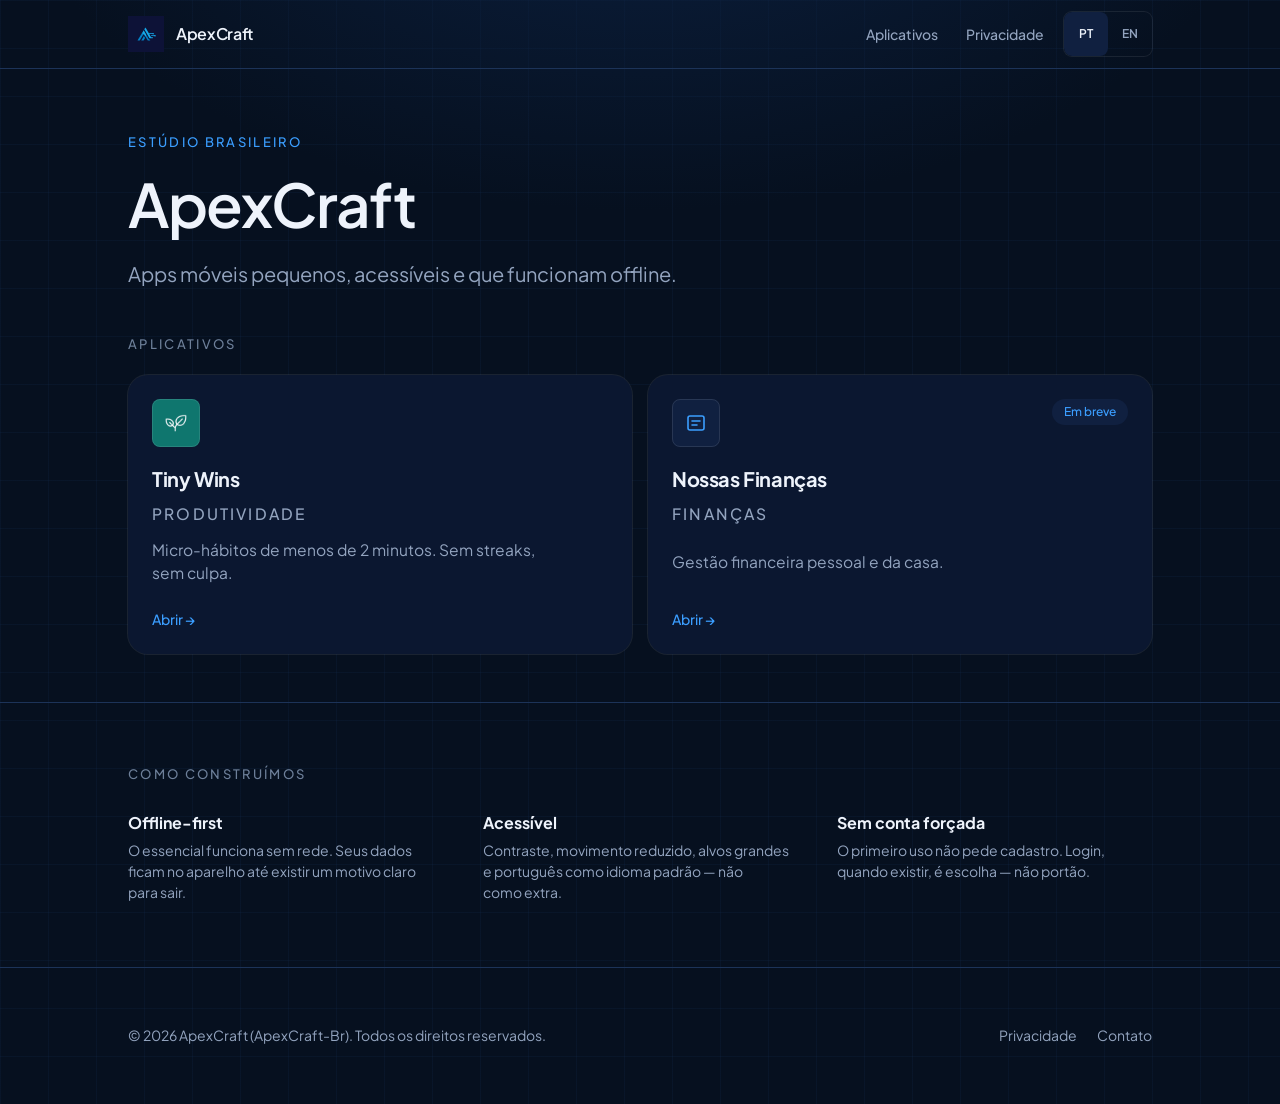
<file: index.html>
<!DOCTYPE html>
<html lang="pt-BR">
<head>
  <meta charset="utf-8">
  <meta name="viewport" content="width=device-width, initial-scale=1">
  <title>ApexCraft — apps móveis offline-first</title>
  <meta name="description" content="Estúdio brasileiro de aplicativos móveis pequenos, acessíveis e que funcionam offline.">
  <meta name="theme-color" content="#06101F">
  <link rel="canonical" href="https://apexcraft-br.github.io/">
  <link rel="alternate" hreflang="pt-BR" href="https://apexcraft-br.github.io/">
  <link rel="alternate" hreflang="en" href="https://apexcraft-br.github.io/en/">
  <link rel="alternate" hreflang="x-default" href="https://apexcraft-br.github.io/">
  <link rel="icon" type="image/svg+xml" href="/assets/favicon.svg">
  <link rel="stylesheet" href="https://fonts.googleapis.com/css2?family=Plus+Jakarta+Sans:ital,wght@0,400;0,500;0,600;0,700;1,400&display=swap">
  <link rel="stylesheet" href="/assets/site.css">
  <meta property="og:title" content="ApexCraft — apps móveis offline-first">
  <meta property="og:description" content="Estúdio brasileiro de aplicativos móveis pequenos, acessíveis e que funcionam offline.">
  <meta property="og:url" content="https://apexcraft-br.github.io/">
  <meta property="og:image" content="https://apexcraft-br.github.io/assets/og.jpg">
  <meta property="og:type" content="website">
  <meta name="twitter:card" content="summary_large_image">
  
</head>
<body class="circuit">
  <a class="skip" href="#content">Ir para o conteúdo</a>
  <header class="site-header">
    <div class="wrap header-inner">
      <a class="brand" href="/">
        <img src="/assets/apexcraft-mark.svg" width="36" height="36" alt="">
        <span>ApexCraft</span>
      </a>
      <nav class="nav" aria-label="Principal">
        <a class="nav-apps" href="/#apps">Aplicativos</a>
        <a href="/privacy/">Privacidade</a>
        <div class="lang" role="group" aria-label="Idioma">
          <a href="/" lang="pt-BR" hreflang="pt-BR" aria-current="true">PT</a>
          <a href="/en/" lang="en" hreflang="en">EN</a>
        </div>
      </nav>
    </div>
  </header>
  <div id="content">
  <main>
    <section class="wrap hero">
      <p class="kicker">Estúdio brasileiro</p>
      <h1>ApexCraft</h1>
      <p class="lede">Apps móveis pequenos, acessíveis e que funcionam offline.</p>
    </section>
    <section class="wrap" id="apps" aria-labelledby="apps-heading">
      <h2 class="section-label" id="apps-heading">Aplicativos</h2>
      <ul class="grid-2"><li>
        <a class="card" href="/apps/tiny-wins/">
          <div class="card-top"><img class="icon-app" src="/assets/tiny-wins-icon.png" width="48" height="48" alt=""></div>
          <h3>Tiny Wins</h3>
          <p class="meta">Produtividade</p>
          <p>Micro-hábitos de menos de 2 minutos. Sem streaks, sem culpa.</p>
          <span class="cta-row">Abrir →</span>
        </a>
      </li>
<li>
        <a class="card" href="/apps/our-finances/">
          <div class="card-top"><span class="icon-stub" aria-hidden="true"><svg viewBox="0 0 24 24" width="24" height="24" fill="none"><rect x="4" y="5" width="16" height="14" rx="2" stroke="currentColor" stroke-width="1.6"/><path d="M8 10h8M8 14h5" stroke="currentColor" stroke-width="1.6" stroke-linecap="round"/></svg></span><span class="badge badge-soon">Em breve</span></div>
          <h3>Nossas Finanças</h3>
          <p class="meta">Finanças</p>
          <p>Gestão financeira pessoal e da casa.</p>
          <span class="cta-row">Abrir →</span>
        </a>
      </li></ul>
    </section>
    <section class="principles" aria-labelledby="principles-heading">
      <div class="wrap">
        <h2 class="section-label" id="principles-heading">Como construímos</h2>
        <ul><li><h3>Offline-first</h3><p>O essencial funciona sem rede. Seus dados ficam no aparelho até existir um motivo claro para sair.</p></li><li><h3>Acessível</h3><p>Contraste, movimento reduzido, alvos grandes e português como idioma padrão — não como extra.</p></li><li><h3>Sem conta forçada</h3><p>O primeiro uso não pede cadastro. Login, quando existir, é escolha — não portão.</p></li></ul>
      </div>
    </section>
  </main></div>
  <footer class="site-footer">
    <div class="wrap footer-inner">
      <p>© 2026 ApexCraft (ApexCraft-Br). Todos os direitos reservados.</p>
      <p class="footer-links">
        <a href="/privacy/">Privacidade</a>
        <a href="mailto:apexcraft@googlegroups.com">Contato</a>
      </p>
    </div>
  </footer>
</body>
</html>
</file>
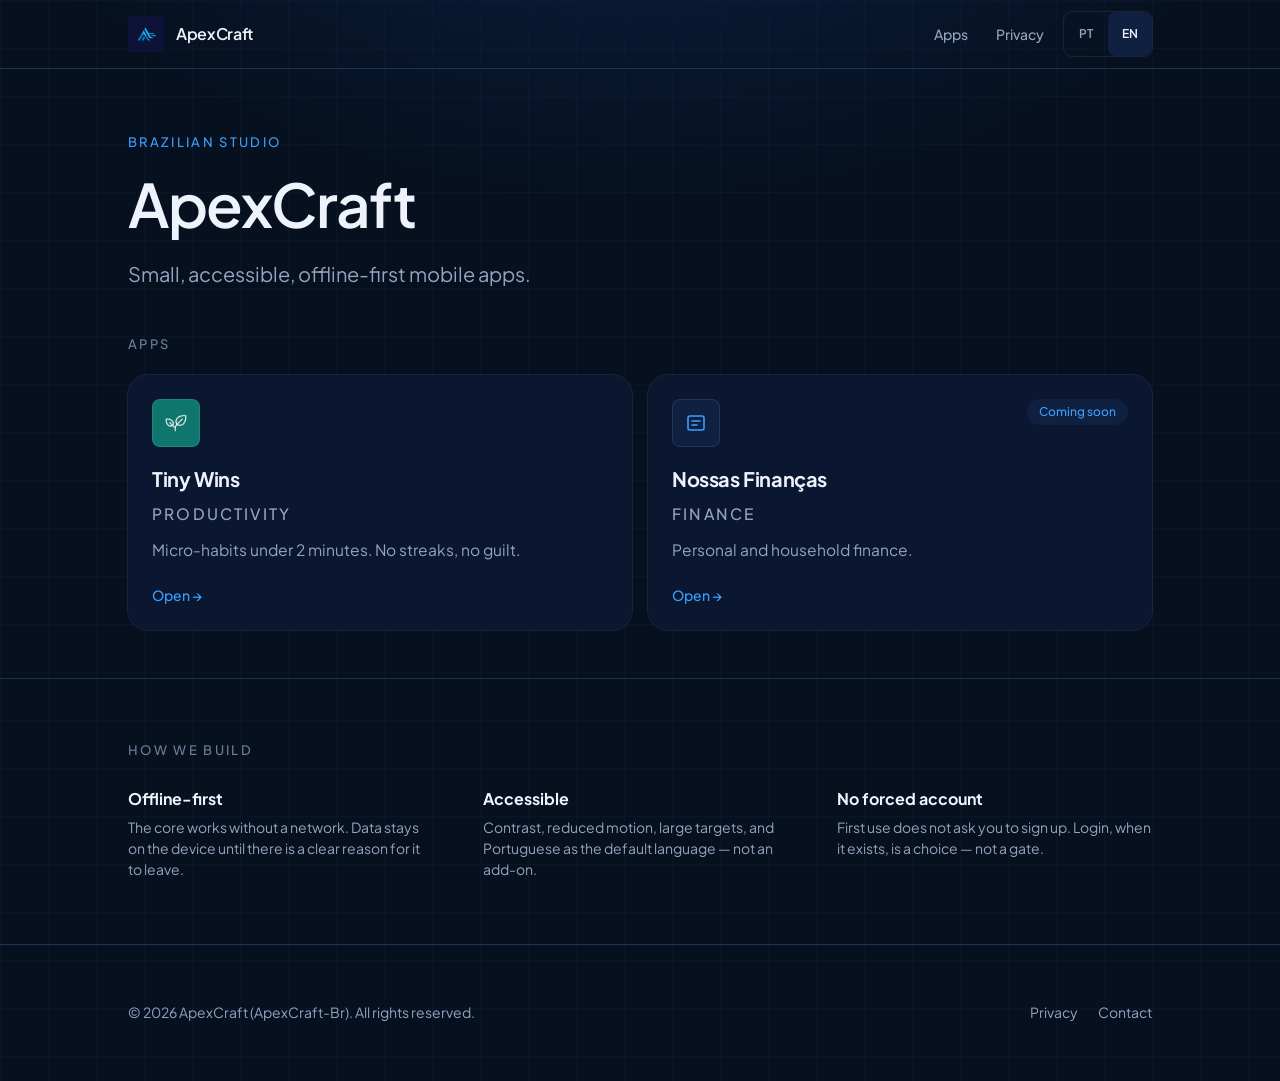
<file: en/index.html>
<!DOCTYPE html>
<html lang="en">
<head>
  <meta charset="utf-8">
  <meta name="viewport" content="width=device-width, initial-scale=1">
  <title>ApexCraft — offline-first mobile apps</title>
  <meta name="description" content="Brazilian studio building small, accessible, offline-first mobile apps.">
  <meta name="theme-color" content="#06101F">
  <link rel="canonical" href="https://apexcraft-br.github.io/en/">
  <link rel="alternate" hreflang="pt-BR" href="https://apexcraft-br.github.io/">
  <link rel="alternate" hreflang="en" href="https://apexcraft-br.github.io/en/">
  <link rel="alternate" hreflang="x-default" href="https://apexcraft-br.github.io/">
  <link rel="icon" type="image/svg+xml" href="/assets/favicon.svg">
  <link rel="stylesheet" href="https://fonts.googleapis.com/css2?family=Plus+Jakarta+Sans:ital,wght@0,400;0,500;0,600;0,700;1,400&display=swap">
  <link rel="stylesheet" href="/assets/site.css">
  <meta property="og:title" content="ApexCraft — offline-first mobile apps">
  <meta property="og:description" content="Brazilian studio building small, accessible, offline-first mobile apps.">
  <meta property="og:url" content="https://apexcraft-br.github.io/en/">
  <meta property="og:image" content="https://apexcraft-br.github.io/assets/og.jpg">
  <meta property="og:type" content="website">
  <meta name="twitter:card" content="summary_large_image">
  
</head>
<body class="circuit">
  <a class="skip" href="#content">Skip to content</a>
  <header class="site-header">
    <div class="wrap header-inner">
      <a class="brand" href="/en/">
        <img src="/assets/apexcraft-mark.svg" width="36" height="36" alt="">
        <span>ApexCraft</span>
      </a>
      <nav class="nav" aria-label="Primary">
        <a class="nav-apps" href="/en/#apps">Apps</a>
        <a href="/en/privacy/">Privacy</a>
        <div class="lang" role="group" aria-label="Language">
          <a href="/" lang="pt-BR" hreflang="pt-BR">PT</a>
          <a href="/en/" lang="en" hreflang="en" aria-current="true">EN</a>
        </div>
      </nav>
    </div>
  </header>
  <div id="content">
  <main>
    <section class="wrap hero">
      <p class="kicker">Brazilian studio</p>
      <h1>ApexCraft</h1>
      <p class="lede">Small, accessible, offline-first mobile apps.</p>
    </section>
    <section class="wrap" id="apps" aria-labelledby="apps-heading">
      <h2 class="section-label" id="apps-heading">Apps</h2>
      <ul class="grid-2"><li>
        <a class="card" href="/en/apps/tiny-wins/">
          <div class="card-top"><img class="icon-app" src="/assets/tiny-wins-icon.png" width="48" height="48" alt=""></div>
          <h3>Tiny Wins</h3>
          <p class="meta">Productivity</p>
          <p>Micro-habits under 2 minutes. No streaks, no guilt.</p>
          <span class="cta-row">Open →</span>
        </a>
      </li>
<li>
        <a class="card" href="/en/apps/our-finances/">
          <div class="card-top"><span class="icon-stub" aria-hidden="true"><svg viewBox="0 0 24 24" width="24" height="24" fill="none"><rect x="4" y="5" width="16" height="14" rx="2" stroke="currentColor" stroke-width="1.6"/><path d="M8 10h8M8 14h5" stroke="currentColor" stroke-width="1.6" stroke-linecap="round"/></svg></span><span class="badge badge-soon">Coming soon</span></div>
          <h3>Nossas Finanças</h3>
          <p class="meta">Finance</p>
          <p>Personal and household finance.</p>
          <span class="cta-row">Open →</span>
        </a>
      </li></ul>
    </section>
    <section class="principles" aria-labelledby="principles-heading">
      <div class="wrap">
        <h2 class="section-label" id="principles-heading">How we build</h2>
        <ul><li><h3>Offline-first</h3><p>The core works without a network. Data stays on the device until there is a clear reason for it to leave.</p></li><li><h3>Accessible</h3><p>Contrast, reduced motion, large targets, and Portuguese as the default language — not an add-on.</p></li><li><h3>No forced account</h3><p>First use does not ask you to sign up. Login, when it exists, is a choice — not a gate.</p></li></ul>
      </div>
    </section>
  </main></div>
  <footer class="site-footer">
    <div class="wrap footer-inner">
      <p>© 2026 ApexCraft (ApexCraft-Br). All rights reserved.</p>
      <p class="footer-links">
        <a href="/en/privacy/">Privacy</a>
        <a href="mailto:apexcraft@googlegroups.com">Contact</a>
      </p>
    </div>
  </footer>
</body>
</html>
</file>
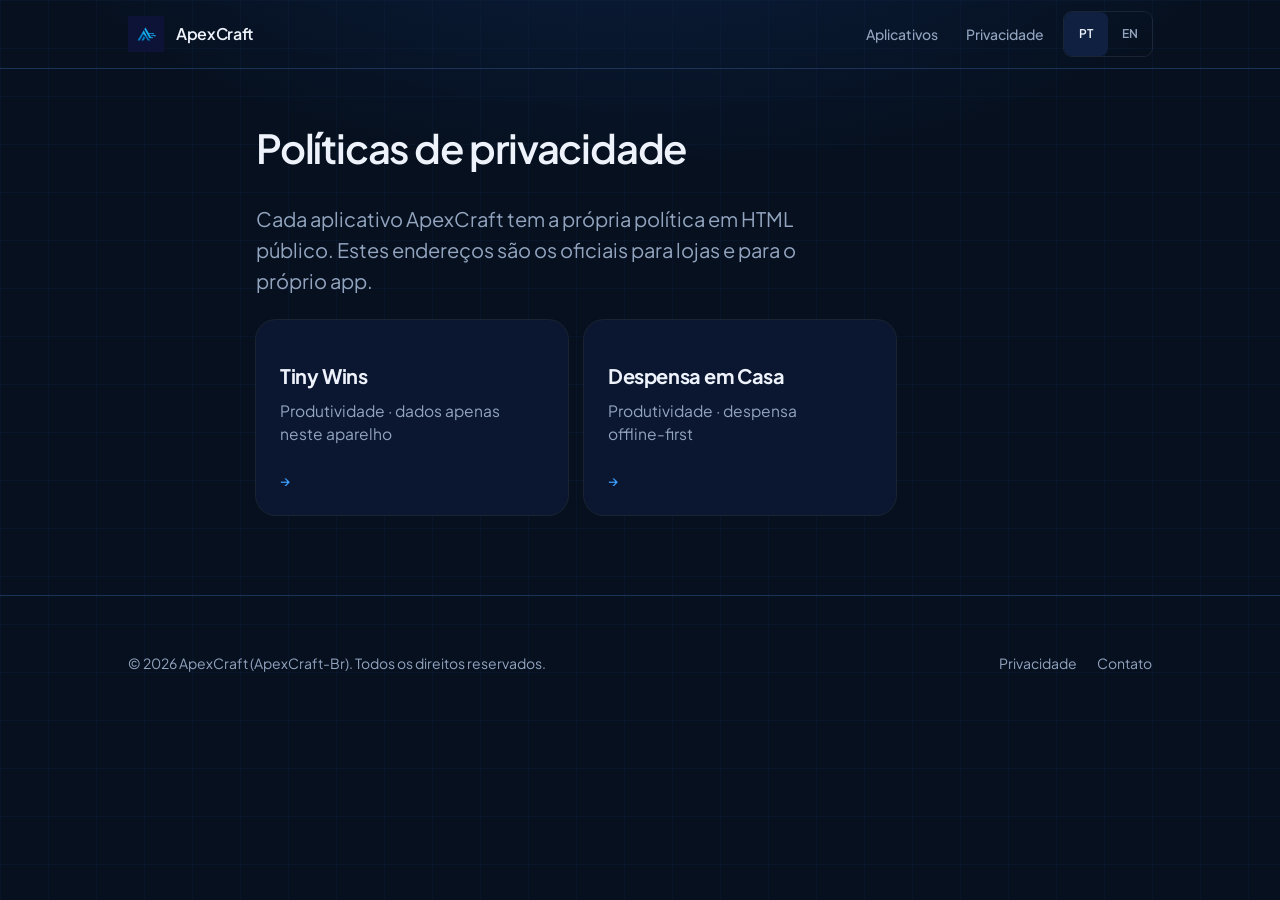
<file: privacy/index.html>
<!DOCTYPE html>
<html lang="pt-BR">
<head>
  <meta charset="utf-8">
  <meta name="viewport" content="width=device-width, initial-scale=1">
  <title>Privacidade — ApexCraft</title>
  <meta name="description" content="Políticas de privacidade dos aplicativos ApexCraft.">
  <meta name="theme-color" content="#06101F">
  <link rel="canonical" href="https://apexcraft-br.github.io/privacy/">
  <link rel="alternate" hreflang="pt-BR" href="https://apexcraft-br.github.io/privacy/">
  <link rel="alternate" hreflang="en" href="https://apexcraft-br.github.io/en/privacy/">
  <link rel="alternate" hreflang="x-default" href="https://apexcraft-br.github.io/">
  <link rel="icon" type="image/svg+xml" href="/assets/favicon.svg">
  <link rel="stylesheet" href="https://fonts.googleapis.com/css2?family=Plus+Jakarta+Sans:ital,wght@0,400;0,500;0,600;0,700;1,400&display=swap">
  <link rel="stylesheet" href="/assets/site.css">
  <meta property="og:title" content="Privacidade — ApexCraft">
  <meta property="og:description" content="Políticas de privacidade dos aplicativos ApexCraft.">
  <meta property="og:url" content="https://apexcraft-br.github.io/privacy/">
  <meta property="og:image" content="https://apexcraft-br.github.io/assets/og.jpg">
  <meta property="og:type" content="website">
  <meta name="twitter:card" content="summary_large_image">
  
</head>
<body class="circuit">
  <a class="skip" href="#content">Ir para o conteúdo</a>
  <header class="site-header">
    <div class="wrap header-inner">
      <a class="brand" href="/">
        <img src="/assets/apexcraft-mark.svg" width="36" height="36" alt="">
        <span>ApexCraft</span>
      </a>
      <nav class="nav" aria-label="Principal">
        <a class="nav-apps" href="/#apps">Aplicativos</a>
        <a href="/privacy/" aria-current="page">Privacidade</a>
        <div class="lang" role="group" aria-label="Idioma">
          <a href="/privacy/" lang="pt-BR" hreflang="pt-BR" aria-current="true">PT</a>
          <a href="/en/privacy/" lang="en" hreflang="en">EN</a>
        </div>
      </nav>
    </div>
  </header>
  <div id="content">
  <main class="wrap page">
    <h1>Políticas de privacidade</h1>
    <p class="lede">Cada aplicativo ApexCraft tem a própria política em HTML público. Estes endereços são os oficiais para lojas e para o próprio app.</p>
    <ul class="grid-2" style="max-width:40rem">
      <li>
        <a class="card" href="/privacy/tiny-wins/">
          <h3>Tiny Wins</h3>
          <p>Produtividade · dados apenas neste aparelho</p>
          <span class="cta-row">→</span>
        </a>
      </li>
      <li>
        <a class="card" href="/privacy/restock-home/">
          <h3>Despensa em Casa</h3>
          <p>Produtividade · despensa offline-first</p>
          <span class="cta-row">→</span>
        </a>
      </li>
    </ul>
  </main></div>
  <footer class="site-footer">
    <div class="wrap footer-inner">
      <p>© 2026 ApexCraft (ApexCraft-Br). Todos os direitos reservados.</p>
      <p class="footer-links">
        <a href="/privacy/">Privacidade</a>
        <a href="mailto:apexcraft@googlegroups.com">Contato</a>
      </p>
    </div>
  </footer>
</body>
</html>
</file>
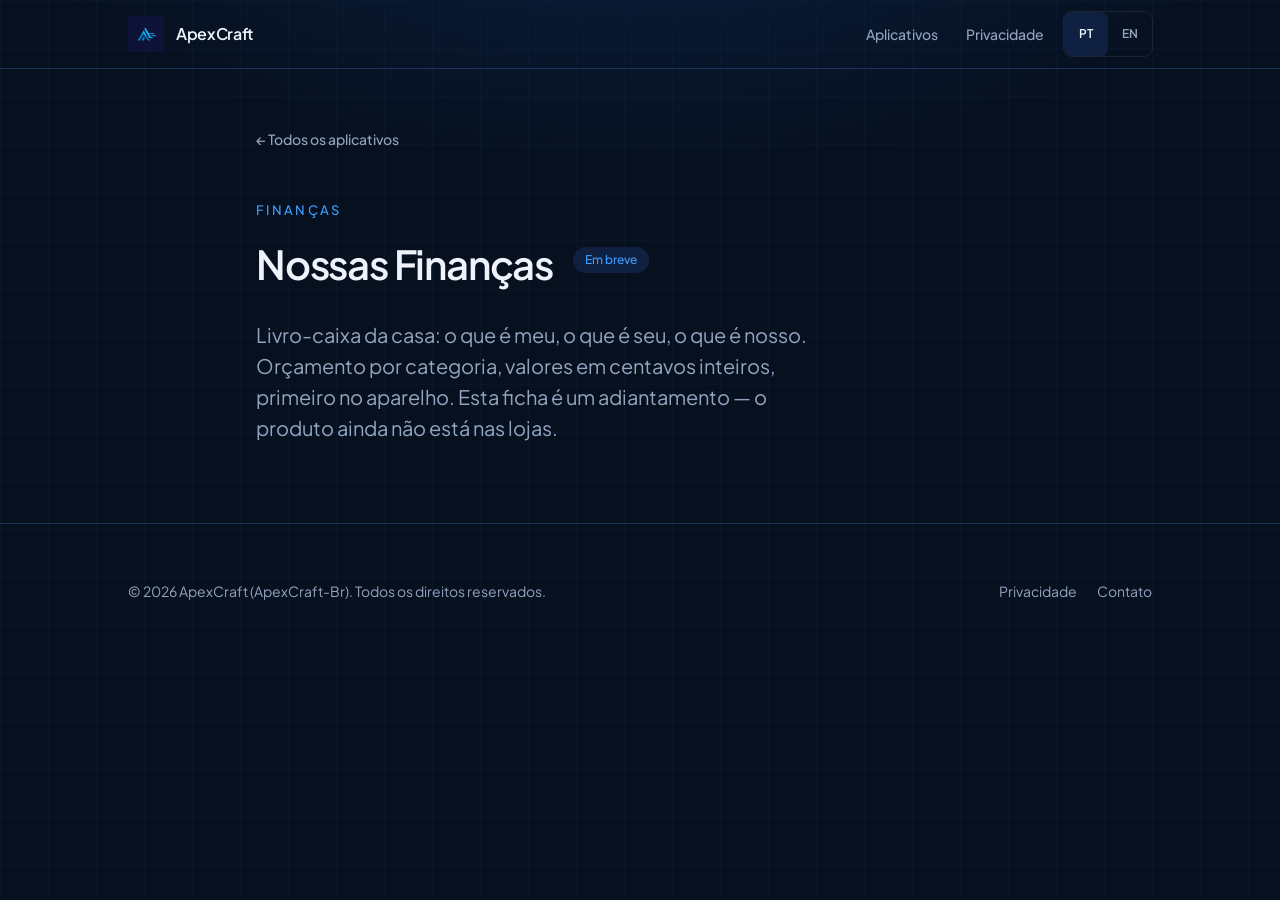
<file: apps/our-finances/index.html>
<!DOCTYPE html>
<html lang="pt-BR">
<head>
  <meta charset="utf-8">
  <meta name="viewport" content="width=device-width, initial-scale=1">
  <title>Nossas Finanças — ApexCraft</title>
  <meta name="description" content="Gestão financeira pessoal e da casa. Em breve.">
  <meta name="theme-color" content="#06101F">
  <link rel="canonical" href="https://apexcraft-br.github.io/apps/our-finances/">
  <link rel="alternate" hreflang="pt-BR" href="https://apexcraft-br.github.io/apps/our-finances/">
  <link rel="alternate" hreflang="en" href="https://apexcraft-br.github.io/en/apps/our-finances/">
  <link rel="alternate" hreflang="x-default" href="https://apexcraft-br.github.io/">
  <link rel="icon" type="image/svg+xml" href="/assets/favicon.svg">
  <link rel="stylesheet" href="https://fonts.googleapis.com/css2?family=Plus+Jakarta+Sans:ital,wght@0,400;0,500;0,600;0,700;1,400&display=swap">
  <link rel="stylesheet" href="/assets/site.css">
  <meta property="og:title" content="Nossas Finanças — ApexCraft">
  <meta property="og:description" content="Gestão financeira pessoal e da casa. Em breve.">
  <meta property="og:url" content="https://apexcraft-br.github.io/apps/our-finances/">
  <meta property="og:image" content="https://apexcraft-br.github.io/assets/og.jpg">
  <meta property="og:type" content="website">
  <meta name="twitter:card" content="summary_large_image">
  
</head>
<body class="circuit">
  <a class="skip" href="#content">Ir para o conteúdo</a>
  <header class="site-header">
    <div class="wrap header-inner">
      <a class="brand" href="/">
        <img src="/assets/apexcraft-mark.svg" width="36" height="36" alt="">
        <span>ApexCraft</span>
      </a>
      <nav class="nav" aria-label="Principal">
        <a class="nav-apps" href="/#apps">Aplicativos</a>
        <a href="/privacy/">Privacidade</a>
        <div class="lang" role="group" aria-label="Idioma">
          <a href="/apps/our-finances/" lang="pt-BR" hreflang="pt-BR" aria-current="true">PT</a>
          <a href="/en/apps/our-finances/" lang="en" hreflang="en">EN</a>
        </div>
      </nav>
    </div>
  </header>
  <div id="content">
  <main class="wrap page">
    <a class="back" href="/">← Todos os aplicativos</a>
    <p class="kicker" style="margin-top:40px">Finanças</p>
    <div class="product-head" style="margin-top:12px;align-items:center">
      <h1>Nossas Finanças</h1>
      <span class="badge badge-soon">Em breve</span>
    </div>
    <p class="lede">Livro-caixa da casa: o que é meu, o que é seu, o que é nosso. Orçamento por categoria, valores em centavos inteiros, primeiro no aparelho. Esta ficha é um adiantamento — o produto ainda não está nas lojas.</p>
  </main></div>
  <footer class="site-footer">
    <div class="wrap footer-inner">
      <p>© 2026 ApexCraft (ApexCraft-Br). Todos os direitos reservados.</p>
      <p class="footer-links">
        <a href="/privacy/">Privacidade</a>
        <a href="mailto:apexcraft@googlegroups.com">Contato</a>
      </p>
    </div>
  </footer>
</body>
</html>
</file>
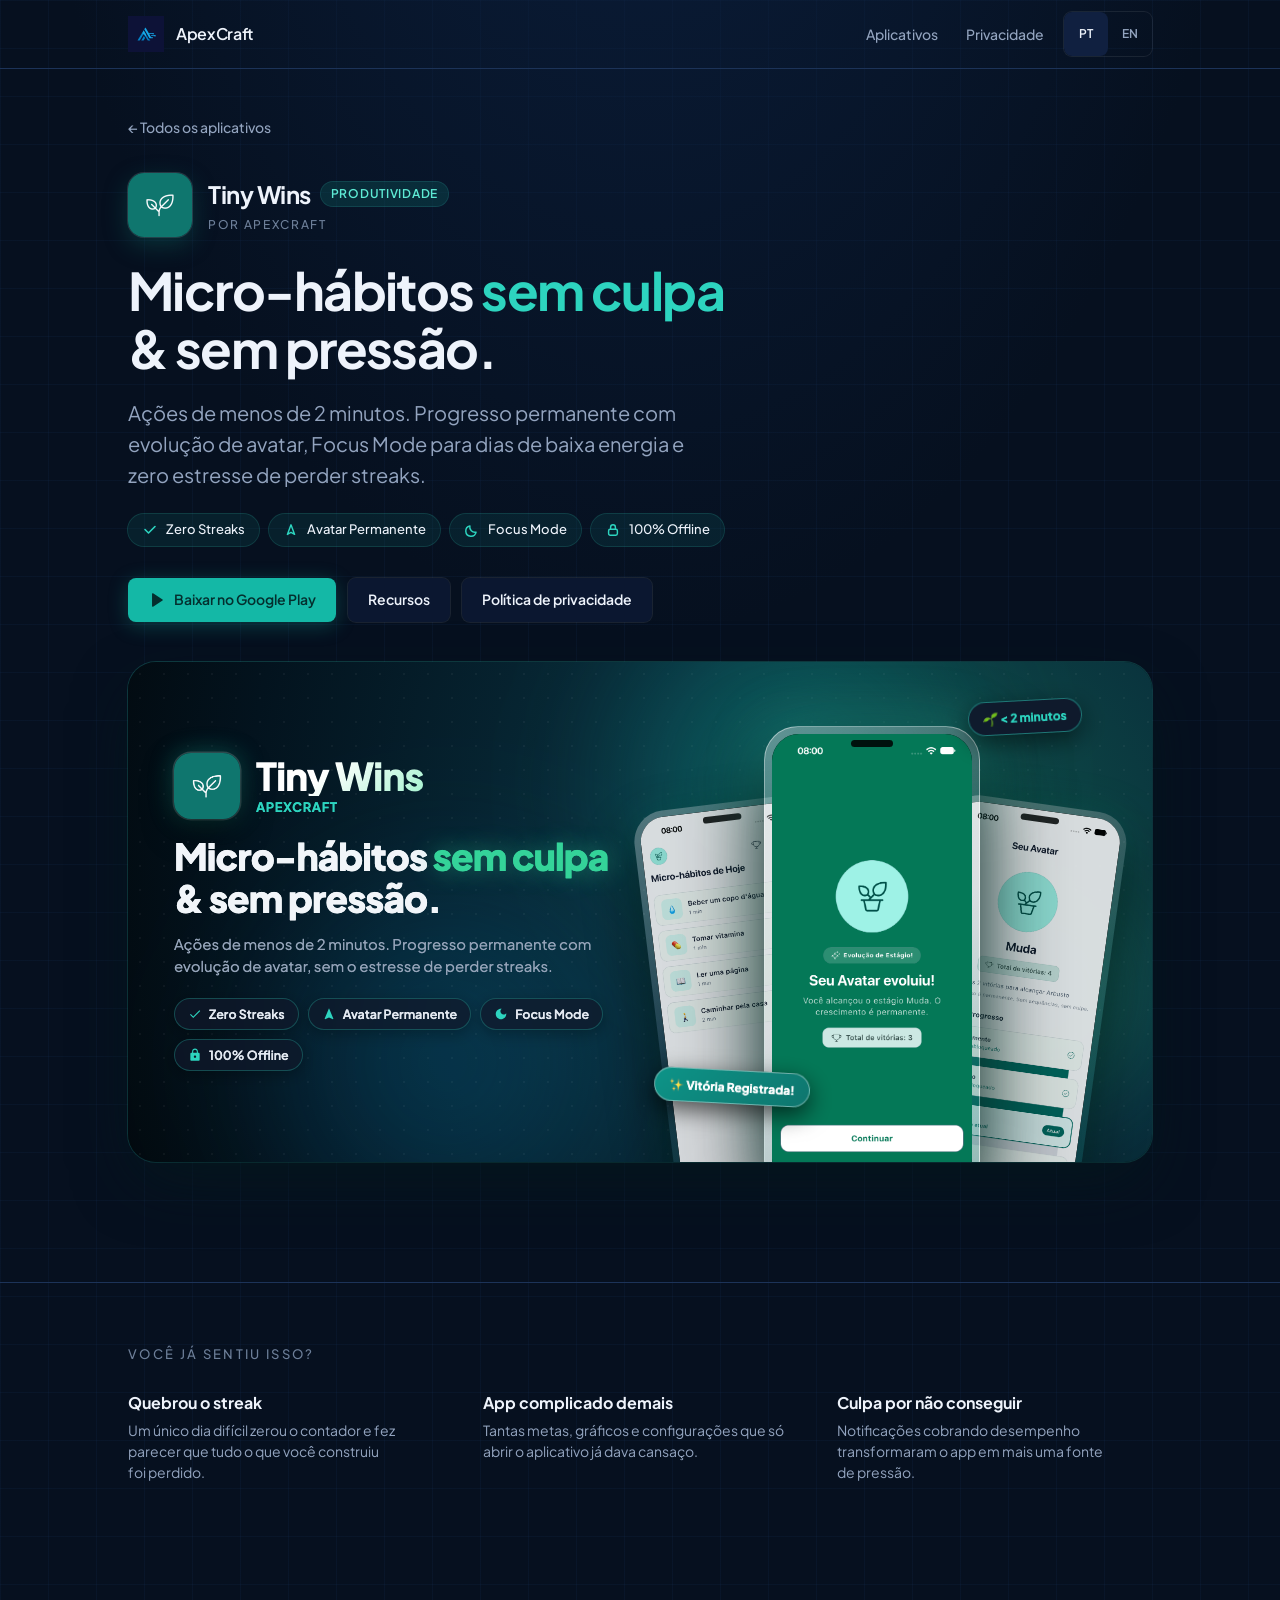
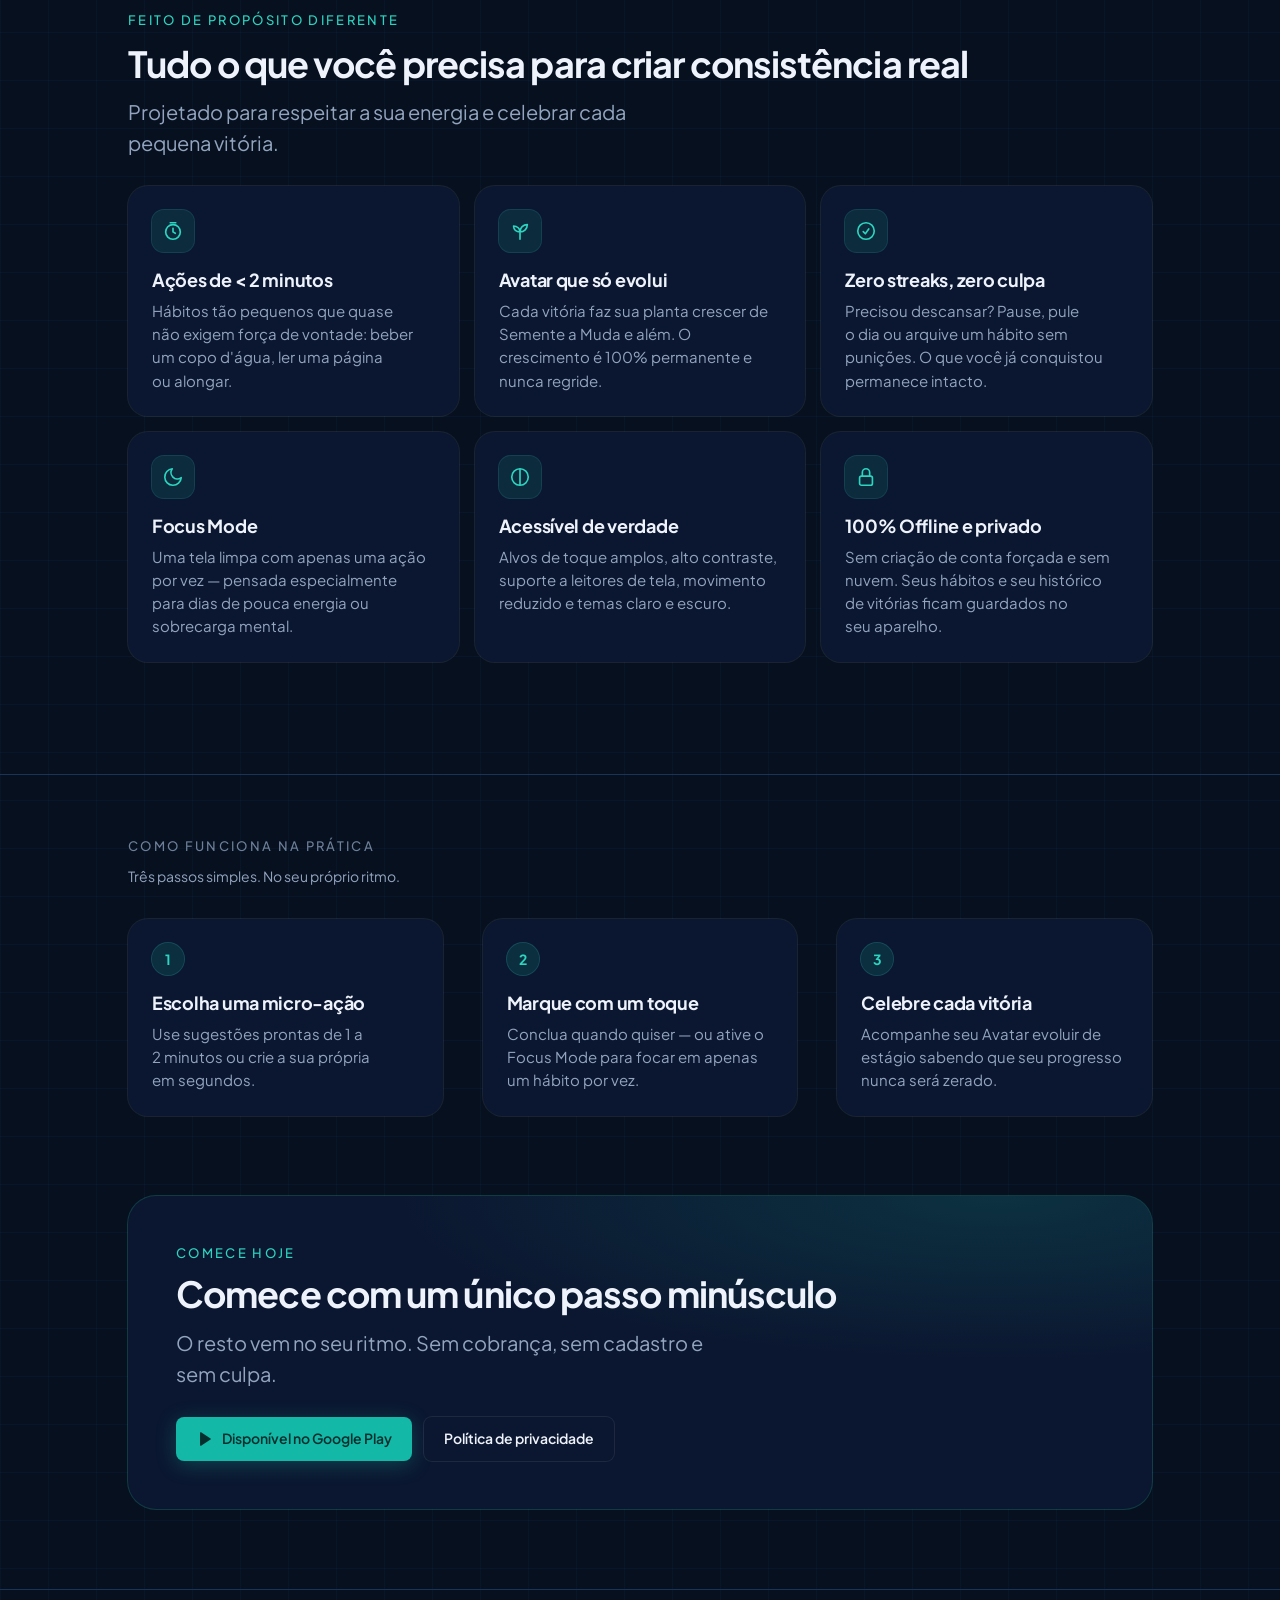
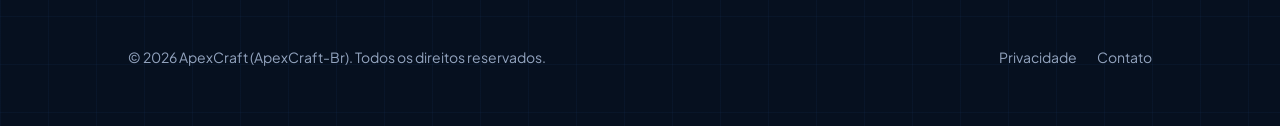
<file: apps/tiny-wins/index.html>
<!DOCTYPE html>
<html lang="pt-BR">
<head>
  <meta charset="utf-8">
  <meta name="viewport" content="width=device-width, initial-scale=1">
  <title>Tiny Wins — Micro-hábitos sem culpa &amp; sem pressão | ApexCraft</title>
  <meta name="description" content="Ações de menos de 2 minutos. Progresso permanente com evolução de avatar, Focus Mode e zero streaks. 100% offline.">
  <meta name="theme-color" content="#06101F">
  <link rel="canonical" href="https://apexcraft-br.github.io/apps/tiny-wins/">
  <link rel="alternate" hreflang="pt-BR" href="https://apexcraft-br.github.io/apps/tiny-wins/">
  <link rel="alternate" hreflang="en" href="https://apexcraft-br.github.io/en/apps/tiny-wins/">
  <link rel="alternate" hreflang="x-default" href="https://apexcraft-br.github.io/apps/tiny-wins/">
  <link rel="icon" type="image/svg+xml" href="/assets/favicon.svg">
  <link rel="stylesheet" href="https://fonts.googleapis.com/css2?family=Plus+Jakarta+Sans:ital,wght@0,400;0,500;0,600;0,700;1,400&display=swap">
  <link rel="stylesheet" href="/assets/site.css">
  <meta property="og:title" content="Tiny Wins — Micro-hábitos sem culpa &amp; sem pressão">
  <meta property="og:description" content="Ações de menos de 2 minutos. Progresso permanente com evolução de avatar, sem o estresse de perder streaks.">
  <meta property="og:url" content="https://apexcraft-br.github.io/apps/tiny-wins/">
  <meta property="og:image" content="https://apexcraft-br.github.io/assets/tiny-wins-feature-graphic.png">
  <meta property="og:type" content="website">
  <meta name="twitter:card" content="summary_large_image">
</head>
<body class="circuit">
  <a class="skip" href="#content">Ir para o conteúdo</a>
  <header class="site-header">
    <div class="wrap header-inner">
      <a class="brand" href="/">
        <img src="/assets/apexcraft-mark.svg" width="36" height="36" alt="">
        <span>ApexCraft</span>
      </a>
      <nav class="nav" aria-label="Principal">
        <a class="nav-apps" href="/#apps">Aplicativos</a>
        <a href="/privacy/">Privacidade</a>
        <div class="lang" role="group" aria-label="Idioma">
          <a href="/apps/tiny-wins/" lang="pt-BR" hreflang="pt-BR" aria-current="true">PT</a>
          <a href="/en/apps/tiny-wins/" lang="en" hreflang="en">EN</a>
        </div>
      </nav>
    </div>
  </header>

  <div id="content">
    <main>
      <section class="wrap tw-hero">
        <a class="back" href="/">← Todos os aplicativos</a>

        <div class="tw-identity">
          <img src="/assets/tiny-wins-icon.png" width="64" height="64" alt="Ícone do Tiny Wins: broto de duas folhas em contorno branco sobre fundo verde-azulado">
          <div class="tw-identity-text">
            <div class="tw-identity-title">
              <span>Tiny Wins</span>
              <span class="tw-badge">Produtividade</span>
            </div>
            <p class="meta" style="margin:0">Por ApexCraft</p>
          </div>
        </div>

        <h1 class="tw-headline">Micro-hábitos <span class="accent-tw">sem culpa</span><br>&amp; sem pressão.</h1>
        <p class="lede">Ações de menos de 2 minutos. Progresso permanente com evolução de avatar, Focus Mode para dias de baixa energia e zero estresse de perder streaks.</p>

        <ul class="tw-pills" aria-label="Destaques">
          <li class="tw-pill">
            <svg viewBox="0 0 20 20" width="16" height="16" fill="none" aria-hidden="true"><path d="M16.25 5.625L8.125 13.75L3.75 9.375" stroke="currentColor" stroke-width="2" stroke-linecap="round" stroke-linejoin="round"/></svg>
            Zero Streaks
          </li>
          <li class="tw-pill">
            <svg viewBox="0 0 20 20" width="16" height="16" fill="none" aria-hidden="true"><path d="M10 3.5L14.5 15.5L10 13L5.5 15.5L10 3.5Z" stroke="currentColor" stroke-width="1.8" stroke-linejoin="round"/></svg>
            Avatar Permanente
          </li>
          <li class="tw-pill">
            <svg viewBox="0 0 20 20" width="16" height="16" fill="none" aria-hidden="true"><path d="M15.09 12.64A6.5 6.5 0 0 1 7.36 4.91a6.5 6.5 0 1 0 7.73 7.73Z" stroke="currentColor" stroke-width="1.8" stroke-linecap="round" stroke-linejoin="round"/></svg>
            Focus Mode
          </li>
          <li class="tw-pill">
            <svg viewBox="0 0 20 20" width="16" height="16" fill="none" aria-hidden="true"><rect x="4.5" y="9" width="11" height="7.5" rx="2" stroke="currentColor" stroke-width="1.8"/><path d="M7 9V6.5a3 3 0 0 1 6 0V9" stroke="currentColor" stroke-width="1.8" stroke-linecap="round"/></svg>
            100% Offline
          </li>
        </ul>

        <div class="actions" style="margin-top:32px">
          <a class="btn btn-tw" href="https://play.google.com/store/apps/details?id=br.com.apexcraft.tinywins">
            <svg viewBox="0 0 20 20" width="18" height="18" fill="currentColor" aria-hidden="true"><path d="M4.5 3.25a.75.75 0 0 1 1.12-.65l10.5 6.75a.75.75 0 0 1 0 1.3l-10.5 6.75a.75.75 0 0 1-1.12-.65V3.25Z"/></svg>
            Baixar no Google Play
          </a>
          <a class="btn btn-ghost" href="#features">Recursos</a>
          <a class="btn btn-ghost" href="/privacy/tiny-wins/">Política de privacidade</a>
        </div>

        <figure class="tw-hero-banner" style="margin-inline:0">
          <img src="/assets/tiny-wins-feature-graphic.png" width="1024" height="500" alt="Banner do Tiny Wins mostrando a lista de micro-hábitos de hoje, a tela de evolução do Avatar Muda e os pilares Zero Streaks, Avatar Permanente, Focus Mode e 100% Offline.">
        </figure>
      </section>

      <section class="principles" aria-labelledby="pain-heading">
        <div class="wrap">
          <h2 class="section-label" id="pain-heading">Você já sentiu isso?</h2>
          <ul>
            <li>
              <h3>Quebrou o streak</h3>
              <p>Um único dia difícil zerou o contador e fez parecer que tudo o que você construiu foi perdido.</p>
            </li>
            <li>
              <h3>App complicado demais</h3>
              <p>Tantas metas, gráficos e configurações que só abrir o aplicativo já dava cansaço.</p>
            </li>
            <li>
              <h3>Culpa por não conseguir</h3>
              <p>Notificações cobrando desempenho transformaram o app em mais uma fonte de pressão.</p>
            </li>
          </ul>
        </div>
      </section>

      <section class="wrap" id="features" style="padding:64px 0" aria-labelledby="features-heading">
        <p class="kicker tw">Feito de propósito diferente</p>
        <h2 id="features-heading" style="margin:12px 0 0;font-size:clamp(1.75rem,3.5vw,2.25rem);letter-spacing:-0.025em">Tudo o que você precisa para criar consistência real</h2>
        <p class="lede" style="margin-top:12px">Projetado para respeitar a sua energia e celebrar cada pequena vitória.</p>

        <ul class="feature-grid">
          <li class="feature-card">
            <span class="feature-icon" aria-hidden="true">
              <svg viewBox="0 0 24 24" width="22" height="22" fill="none"><circle cx="12" cy="13" r="8" stroke="currentColor" stroke-width="1.8"/><path d="M12 9v4l2.5 1.5M9 3h6" stroke="currentColor" stroke-width="1.8" stroke-linecap="round" stroke-linejoin="round"/></svg>
            </span>
            <h3>Ações de &lt; 2 minutos</h3>
            <p>Hábitos tão pequenos que quase não exigem força de vontade: beber um copo d'água, ler uma página ou alongar.</p>
          </li>

          <li class="feature-card">
            <span class="feature-icon" aria-hidden="true">
              <svg viewBox="0 0 24 24" width="22" height="22" fill="none"><path d="M12 21v-8m0 0C12 8.5 15.5 5 20 5c0 4.5-3.5 8-8 8Zm0 0C12 9.5 9 6.5 5 6.5c0 4 3 6.5 7 6.5Z" stroke="currentColor" stroke-width="1.8" stroke-linecap="round" stroke-linejoin="round"/></svg>
            </span>
            <h3>Avatar que só evolui</h3>
            <p>Cada vitória faz sua planta crescer de Semente a Muda e além. O crescimento é 100% permanente e nunca regride.</p>
          </li>

          <li class="feature-card">
            <span class="feature-icon" aria-hidden="true">
              <svg viewBox="0 0 24 24" width="22" height="22" fill="none"><path d="M9 12.75 11.25 15 15 9.75M21 12a9 9 0 1 1-18 0 9 9 0 0 1 18 0Z" stroke="currentColor" stroke-width="1.8" stroke-linecap="round" stroke-linejoin="round"/></svg>
            </span>
            <h3>Zero streaks, zero culpa</h3>
            <p>Precisou descansar? Pause, pule o dia ou arquive um hábito sem punições. O que você já conquistou permanece intacto.</p>
          </li>

          <li class="feature-card">
            <span class="feature-icon" aria-hidden="true">
              <svg viewBox="0 0 24 24" width="22" height="22" fill="none"><path d="M21 12.79A9 9 0 1 1 11.21 3 7 7 0 0 0 21 12.79Z" stroke="currentColor" stroke-width="1.8" stroke-linecap="round" stroke-linejoin="round"/></svg>
            </span>
            <h3>Focus Mode</h3>
            <p>Uma tela limpa com apenas uma ação por vez — pensada especialmente para dias de pouca energia ou sobrecarga mental.</p>
          </li>

          <li class="feature-card">
            <span class="feature-icon" aria-hidden="true">
              <svg viewBox="0 0 24 24" width="22" height="22" fill="none"><circle cx="12" cy="12" r="9" stroke="currentColor" stroke-width="1.8"/><path d="M12 3v18" stroke="currentColor" stroke-width="1.8"/></svg>
            </span>
            <h3>Acessível de verdade</h3>
            <p>Alvos de toque amplos, alto contraste, suporte a leitores de tela, movimento reduzido e temas claro e escuro.</p>
          </li>

          <li class="feature-card">
            <span class="feature-icon" aria-hidden="true">
              <svg viewBox="0 0 24 24" width="22" height="22" fill="none"><rect x="5" y="11" width="14" height="10" rx="2" stroke="currentColor" stroke-width="1.8"/><path d="M8 11V7a4 4 0 0 1 8 0v4" stroke="currentColor" stroke-width="1.8" stroke-linecap="round"/></svg>
            </span>
            <h3>100% Offline e privado</h3>
            <p>Sem criação de conta forçada e sem nuvem. Seus hábitos e seu histórico de vitórias ficam guardados no seu aparelho.</p>
          </li>
        </ul>
      </section>

      <section class="principles" id="how" aria-labelledby="how-heading">
        <div class="wrap">
          <h2 class="section-label" id="how-heading">Como funciona na prática</h2>
          <p class="lede" style="margin-top:12px">Três passos simples. No seu próprio ritmo.</p>
          <ul class="steps-grid">
            <li class="feature-card">
              <span class="step-badge">1</span>
              <h3>Escolha uma micro-ação</h3>
              <p>Use sugestões prontas de 1 a 2 minutos ou crie a sua própria em segundos.</p>
            </li>
            <li class="feature-card">
              <span class="step-badge">2</span>
              <h3>Marque com um toque</h3>
              <p>Conclua quando quiser — ou ative o Focus Mode para focar em apenas um hábito por vez.</p>
            </li>
            <li class="feature-card">
              <span class="step-badge">3</span>
              <h3>Celebre cada vitória</h3>
              <p>Acompanhe seu Avatar evoluir de estágio sabendo que seu progresso nunca será zerado.</p>
            </li>
          </ul>
        </div>
      </section>

      <section class="wrap" aria-labelledby="cta-heading">
        <div class="tw-cta-box">
          <p class="kicker tw">Comece hoje</p>
          <h2 id="cta-heading" style="margin-top:10px">Comece com um único passo minúsculo</h2>
          <p class="lede" style="margin-top:12px">O resto vem no seu ritmo. Sem cobrança, sem cadastro e sem culpa.</p>
          <div class="actions" style="margin-top:28px">
            <a class="btn btn-tw" href="https://play.google.com/store/apps/details?id=br.com.apexcraft.tinywins">
              <svg viewBox="0 0 20 20" width="18" height="18" fill="currentColor" aria-hidden="true"><path d="M4.5 3.25a.75.75 0 0 1 1.12-.65l10.5 6.75a.75.75 0 0 1 0 1.3l-10.5 6.75a.75.75 0 0 1-1.12-.65V3.25Z"/></svg>
              Disponível no Google Play
            </a>
            <a class="btn btn-ghost" href="/privacy/tiny-wins/">Política de privacidade</a>
          </div>
        </div>
      </section>
    </main>
  </div>

  <footer class="site-footer">
    <div class="wrap footer-inner">
      <p>© 2026 ApexCraft (ApexCraft-Br). Todos os direitos reservados.</p>
      <p class="footer-links">
        <a href="/privacy/">Privacidade</a>
        <a href="mailto:apexcraft@googlegroups.com">Contato</a>
      </p>
    </div>
  </footer>
</body>
</html>
</file>
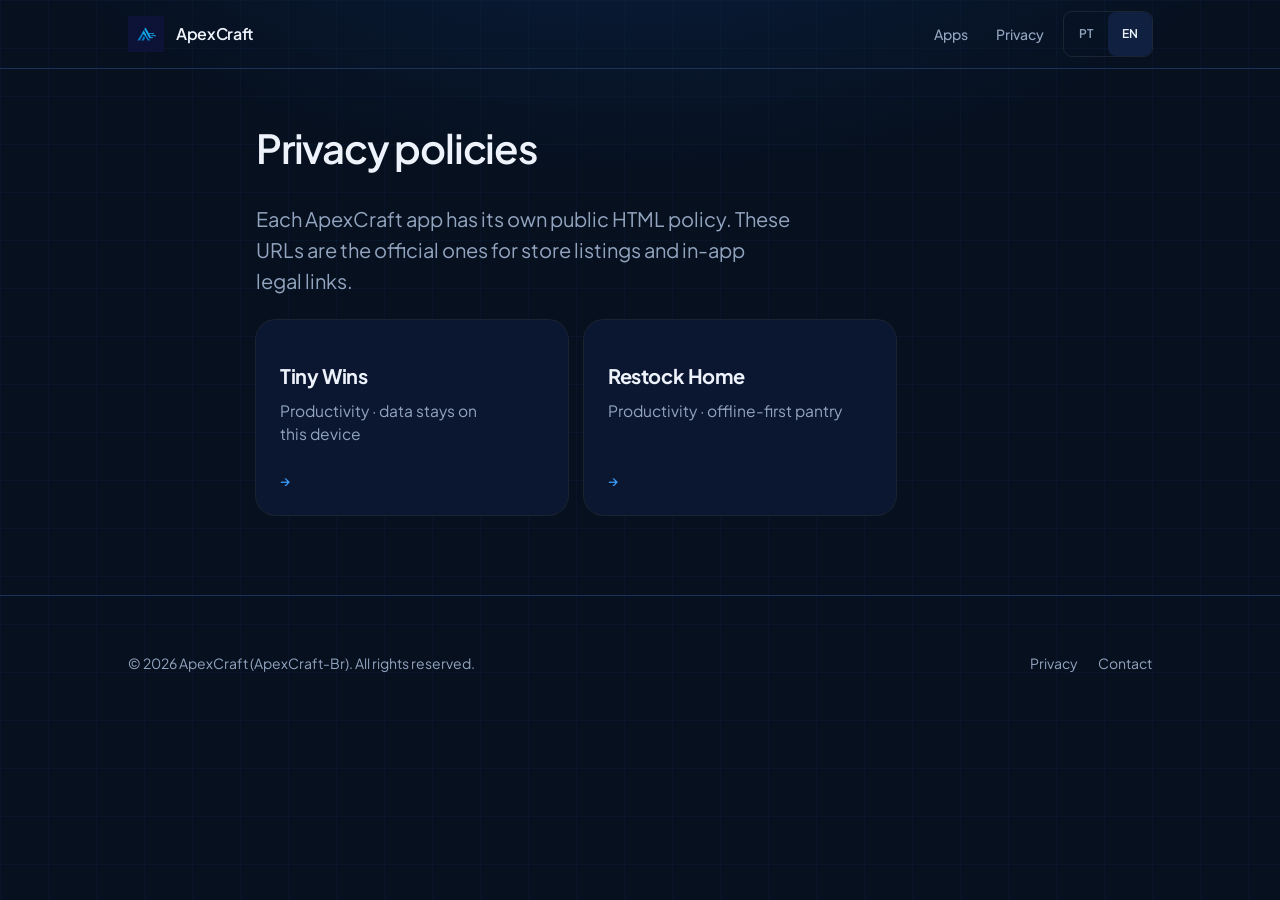
<file: en/privacy/index.html>
<!DOCTYPE html>
<html lang="en">
<head>
  <meta charset="utf-8">
  <meta name="viewport" content="width=device-width, initial-scale=1">
  <title>Privacy — ApexCraft</title>
  <meta name="description" content="Privacy policies for ApexCraft apps.">
  <meta name="theme-color" content="#06101F">
  <link rel="canonical" href="https://apexcraft-br.github.io/en/privacy/">
  <link rel="alternate" hreflang="pt-BR" href="https://apexcraft-br.github.io/privacy/">
  <link rel="alternate" hreflang="en" href="https://apexcraft-br.github.io/en/privacy/">
  <link rel="alternate" hreflang="x-default" href="https://apexcraft-br.github.io/">
  <link rel="icon" type="image/svg+xml" href="/assets/favicon.svg">
  <link rel="stylesheet" href="https://fonts.googleapis.com/css2?family=Plus+Jakarta+Sans:ital,wght@0,400;0,500;0,600;0,700;1,400&display=swap">
  <link rel="stylesheet" href="/assets/site.css">
  <meta property="og:title" content="Privacy — ApexCraft">
  <meta property="og:description" content="Privacy policies for ApexCraft apps.">
  <meta property="og:url" content="https://apexcraft-br.github.io/en/privacy/">
  <meta property="og:image" content="https://apexcraft-br.github.io/assets/og.jpg">
  <meta property="og:type" content="website">
  <meta name="twitter:card" content="summary_large_image">
  
</head>
<body class="circuit">
  <a class="skip" href="#content">Skip to content</a>
  <header class="site-header">
    <div class="wrap header-inner">
      <a class="brand" href="/en/">
        <img src="/assets/apexcraft-mark.svg" width="36" height="36" alt="">
        <span>ApexCraft</span>
      </a>
      <nav class="nav" aria-label="Primary">
        <a class="nav-apps" href="/en/#apps">Apps</a>
        <a href="/en/privacy/" aria-current="page">Privacy</a>
        <div class="lang" role="group" aria-label="Language">
          <a href="/privacy/" lang="pt-BR" hreflang="pt-BR">PT</a>
          <a href="/en/privacy/" lang="en" hreflang="en" aria-current="true">EN</a>
        </div>
      </nav>
    </div>
  </header>
  <div id="content">
  <main class="wrap page">
    <h1>Privacy policies</h1>
    <p class="lede">Each ApexCraft app has its own public HTML policy. These URLs are the official ones for store listings and in-app legal links.</p>
    <ul class="grid-2" style="max-width:40rem">
      <li>
        <a class="card" href="/en/privacy/tiny-wins/">
          <h3>Tiny Wins</h3>
          <p>Productivity · data stays on this device</p>
          <span class="cta-row">→</span>
        </a>
      </li>
      <li>
        <a class="card" href="/en/privacy/restock-home/">
          <h3>Restock Home</h3>
          <p>Productivity · offline-first pantry</p>
          <span class="cta-row">→</span>
        </a>
      </li>
    </ul>
  </main></div>
  <footer class="site-footer">
    <div class="wrap footer-inner">
      <p>© 2026 ApexCraft (ApexCraft-Br). All rights reserved.</p>
      <p class="footer-links">
        <a href="/en/privacy/">Privacy</a>
        <a href="mailto:apexcraft@googlegroups.com">Contact</a>
      </p>
    </div>
  </footer>
</body>
</html>
</file>
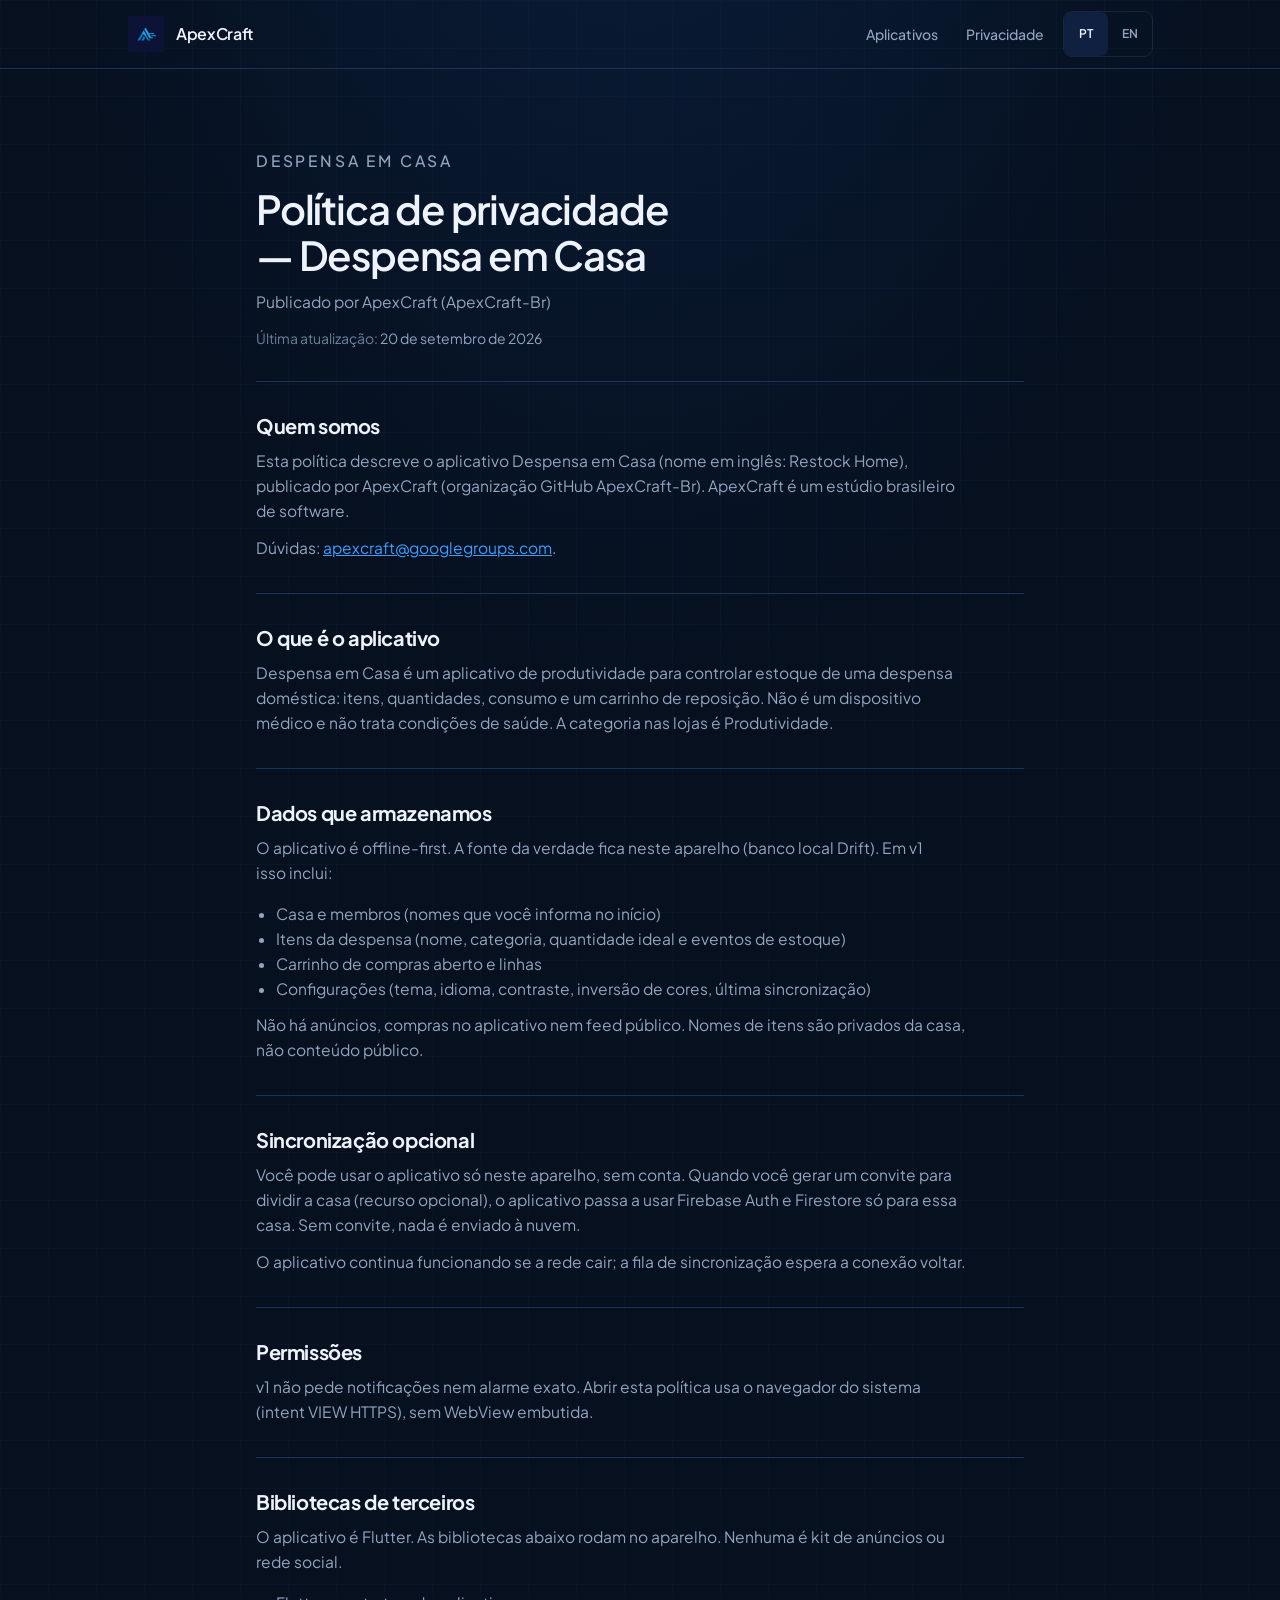
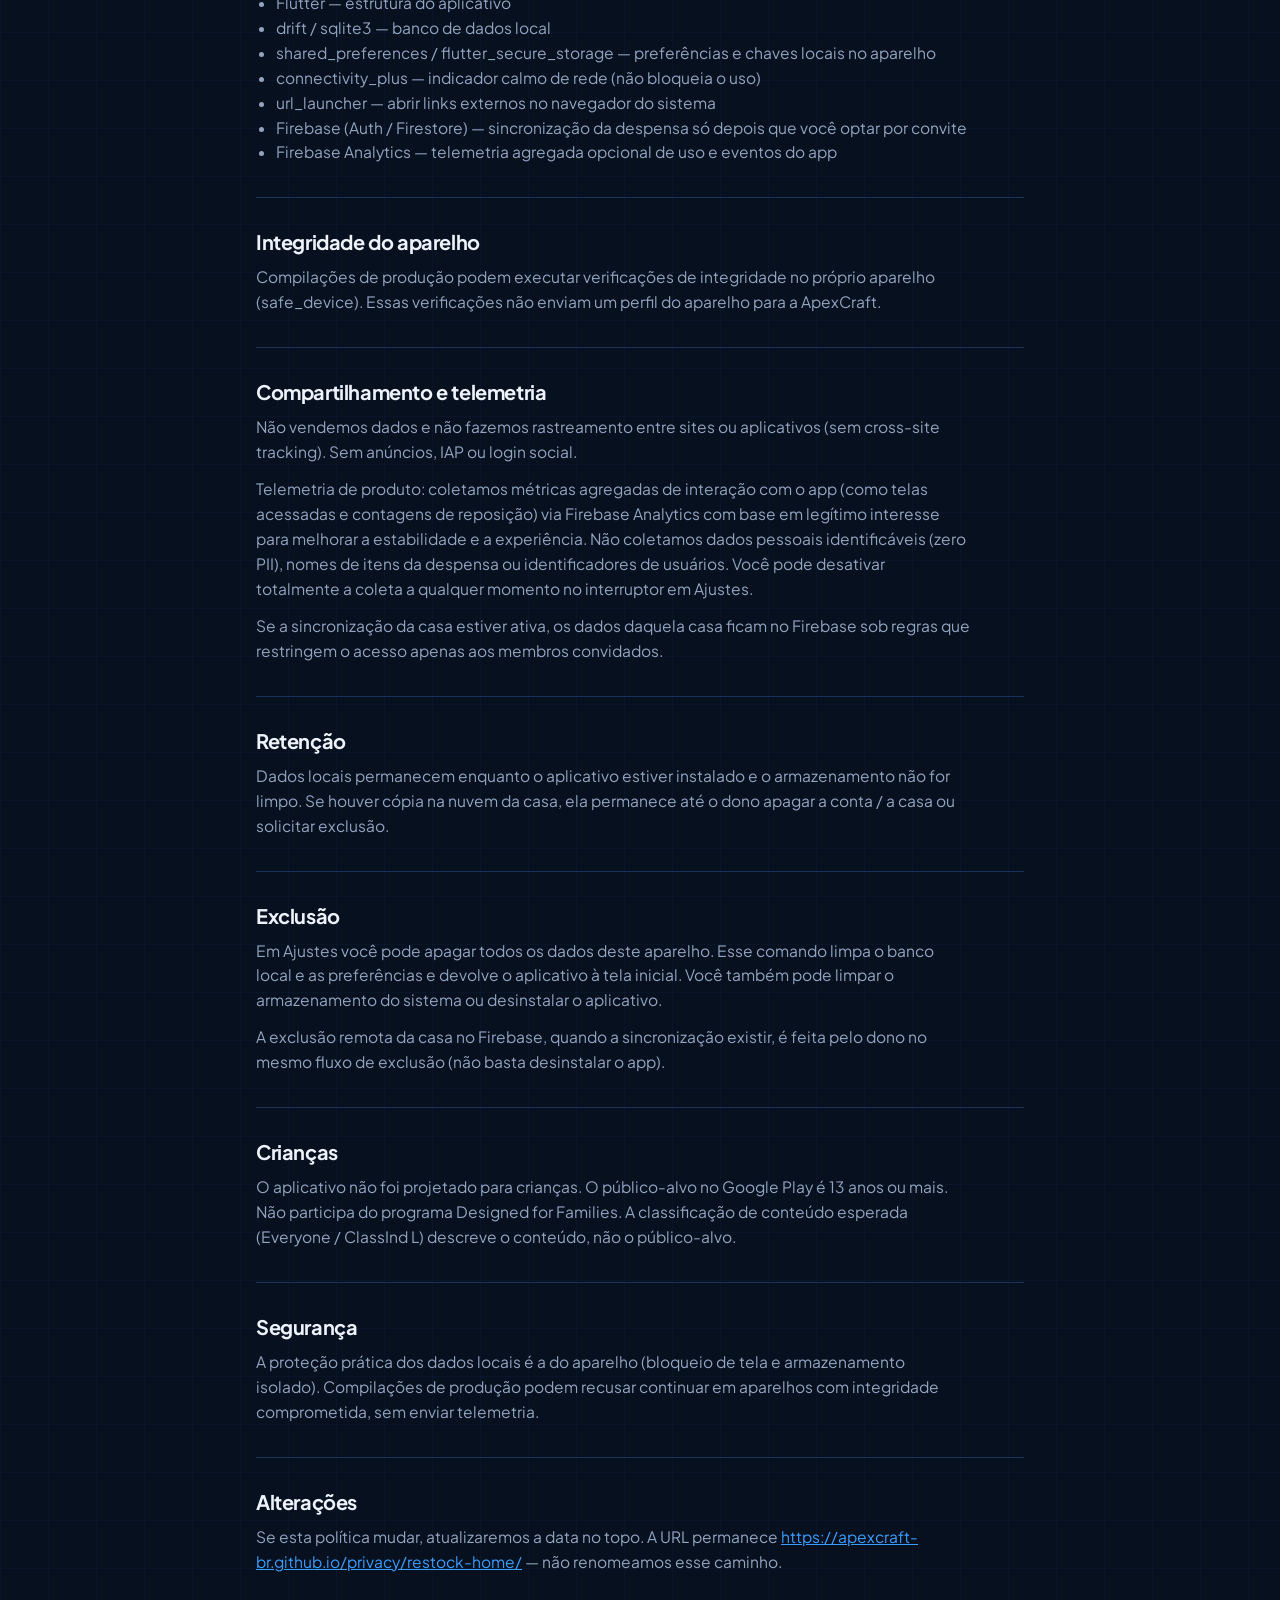
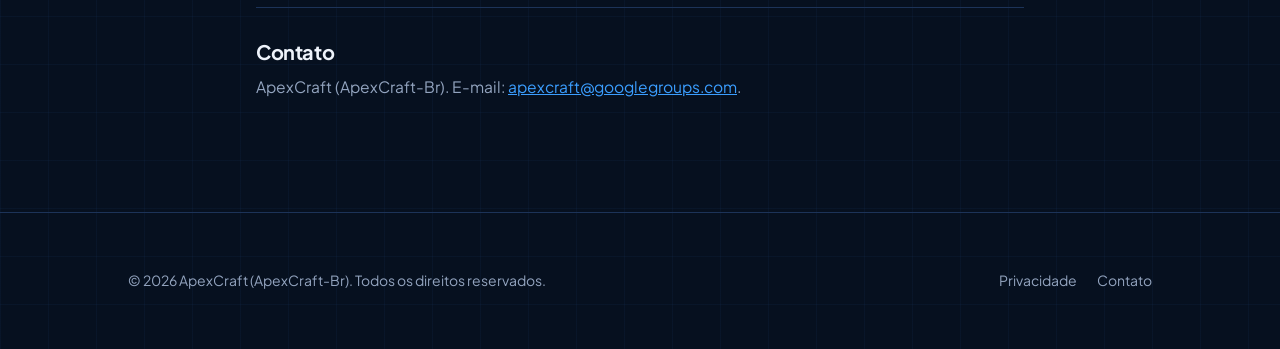
<file: privacy/restock-home/index.html>
<!DOCTYPE html>
<html lang="pt-BR">
<head>
  <meta charset="utf-8">
  <meta name="viewport" content="width=device-width, initial-scale=1">
  <title>Privacidade — Despensa em Casa — ApexCraft</title>
  <meta name="description" content="Política de privacidade do Despensa em Casa / Restock Home (ApexCraft). Despensa offline-first neste aparelho; sincronização opcional da casa.">
  <meta name="theme-color" content="#06101F">
  <link rel="canonical" href="https://apexcraft-br.github.io/privacy/restock-home/">
  <link rel="alternate" hreflang="pt-BR" href="https://apexcraft-br.github.io/privacy/restock-home/">
  <link rel="alternate" hreflang="en" href="https://apexcraft-br.github.io/en/privacy/restock-home/">
  <link rel="alternate" hreflang="x-default" href="https://apexcraft-br.github.io/">
  <link rel="icon" type="image/svg+xml" href="/assets/favicon.svg">
  <link rel="stylesheet" href="https://fonts.googleapis.com/css2?family=Plus+Jakarta+Sans:ital,wght@0,400;0,500;0,600;0,700;1,400&display=swap">
  <link rel="stylesheet" href="/assets/site.css">
  <meta property="og:title" content="Privacidade — Despensa em Casa — ApexCraft">
  <meta property="og:description" content="Política de privacidade do Despensa em Casa / Restock Home (ApexCraft).">
  <meta property="og:url" content="https://apexcraft-br.github.io/privacy/restock-home/">
  <meta property="og:image" content="https://apexcraft-br.github.io/assets/og.jpg">
  <meta property="og:type" content="website">
  <meta name="twitter:card" content="summary_large_image">
  <meta name="robots" content="index,follow">
</head>
<body class="circuit">
  <a class="skip" href="#content">Ir para o conteúdo</a>
  <header class="site-header">
    <div class="wrap header-inner">
      <a class="brand" href="/">
        <img src="/assets/apexcraft-mark.svg" width="36" height="36" alt="">
        <span>ApexCraft</span>
      </a>
      <nav class="nav" aria-label="Principal">
        <a class="nav-apps" href="/#apps">Aplicativos</a>
        <a href="/privacy/" aria-current="page">Privacidade</a>
        <div class="lang" role="group" aria-label="Idioma">
          <a href="/privacy/restock-home/" lang="pt-BR" hreflang="pt-BR" aria-current="true">PT</a>
          <a href="/en/privacy/restock-home/" lang="en" hreflang="en">EN</a>
        </div>
      </nav>
    </div>
  </header>
  <div id="content">
  <main class="wrap page">
    <article class="policy" lang="pt-BR" id="pt">
    <header>
      <p class="kicker">Despensa em Casa</p>
      <h1>Política de privacidade — Despensa em Casa</h1>
      <p class="publisher">Publicado por ApexCraft (ApexCraft-Br)</p>
      <p class="updated">Última atualização: <time datetime="2026-09-20">20 de setembro de 2026</time></p>
    </header>
    <section id="who"><h2>Quem somos</h2><p>Esta política descreve o aplicativo Despensa em Casa (nome em inglês: Restock Home), publicado por ApexCraft (organização GitHub ApexCraft-Br). ApexCraft é um estúdio brasileiro de software.</p><p>Dúvidas: <a href="mailto:apexcraft@googlegroups.com">apexcraft@googlegroups.com</a>.</p></section>
    <section id="what"><h2>O que é o aplicativo</h2><p>Despensa em Casa é um aplicativo de produtividade para controlar estoque de uma despensa doméstica: itens, quantidades, consumo e um carrinho de reposição. Não é um dispositivo médico e não trata condições de saúde. A categoria nas lojas é Produtividade.</p></section>
    <section id="data"><h2>Dados que armazenamos</h2><p>O aplicativo é offline-first. A fonte da verdade fica neste aparelho (banco local Drift). Em v1 isso inclui:</p><ul><li>Casa e membros (nomes que você informa no início)</li><li>Itens da despensa (nome, categoria, quantidade ideal e eventos de estoque)</li><li>Carrinho de compras aberto e linhas</li><li>Configurações (tema, idioma, contraste, inversão de cores, última sincronização)</li></ul><p>Não há anúncios, compras no aplicativo nem feed público. Nomes de itens são privados da casa, não conteúdo público.</p></section>
    <section id="sync"><h2>Sincronização opcional</h2><p>Você pode usar o aplicativo só neste aparelho, sem conta. Quando você gerar um convite para dividir a casa (recurso opcional), o aplicativo passa a usar Firebase Auth e Firestore só para essa casa. Sem convite, nada é enviado à nuvem.</p><p>O aplicativo continua funcionando se a rede cair; a fila de sincronização espera a conexão voltar.</p></section>
    <section id="permissions"><h2>Permissões</h2><p>v1 não pede notificações nem alarme exato. Abrir esta política usa o navegador do sistema (intent VIEW HTTPS), sem WebView embutida.</p></section>
    <section id="sdks"><h2>Bibliotecas de terceiros</h2><p>O aplicativo é Flutter. As bibliotecas abaixo rodam no aparelho. Nenhuma é kit de anúncios ou rede social.</p><ul><li>Flutter — estrutura do aplicativo</li><li>drift / sqlite3 — banco de dados local</li><li>shared_preferences / flutter_secure_storage — preferências e chaves locais no aparelho</li><li>connectivity_plus — indicador calmo de rede (não bloqueia o uso)</li><li>url_launcher — abrir links externos no navegador do sistema</li><li>Firebase (Auth / Firestore) — sincronização da despensa só depois que você optar por convite</li><li>Firebase Analytics — telemetria agregada opcional de uso e eventos do app</li></ul></section>
    <section id="integrity"><h2>Integridade do aparelho</h2><p>Compilações de produção podem executar verificações de integridade no próprio aparelho (safe_device). Essas verificações não enviam um perfil do aparelho para a ApexCraft.</p></section>
    <section id="sharing"><h2>Compartilhamento e telemetria</h2><p>Não vendemos dados e não fazemos rastreamento entre sites ou aplicativos (sem cross-site tracking). Sem anúncios, IAP ou login social.</p><p>Telemetria de produto: coletamos métricas agregadas de interação com o app (como telas acessadas e contagens de reposição) via Firebase Analytics com base em legítimo interesse para melhorar a estabilidade e a experiência. Não coletamos dados pessoais identificáveis (zero PII), nomes de itens da despensa ou identificadores de usuários. Você pode desativar totalmente a coleta a qualquer momento no interruptor em Ajustes.</p><p>Se a sincronização da casa estiver ativa, os dados daquela casa ficam no Firebase sob regras que restringem o acesso apenas aos membros convidados.</p></section>
    <section id="retention"><h2>Retenção</h2><p>Dados locais permanecem enquanto o aplicativo estiver instalado e o armazenamento não for limpo. Se houver cópia na nuvem da casa, ela permanece até o dono apagar a conta / a casa ou solicitar exclusão.</p></section>
    <section id="deletion"><h2>Exclusão</h2><p>Em Ajustes você pode apagar todos os dados deste aparelho. Esse comando limpa o banco local e as preferências e devolve o aplicativo à tela inicial. Você também pode limpar o armazenamento do sistema ou desinstalar o aplicativo.</p><p>A exclusão remota da casa no Firebase, quando a sincronização existir, é feita pelo dono no mesmo fluxo de exclusão (não basta desinstalar o app).</p></section>
    <section id="children"><h2>Crianças</h2><p>O aplicativo não foi projetado para crianças. O público-alvo no Google Play é 13 anos ou mais. Não participa do programa Designed for Families. A classificação de conteúdo esperada (Everyone / ClassInd L) descreve o conteúdo, não o público-alvo.</p></section>
    <section id="security"><h2>Segurança</h2><p>A proteção prática dos dados locais é a do aparelho (bloqueio de tela e armazenamento isolado). Compilações de produção podem recusar continuar em aparelhos com integridade comprometida, sem enviar telemetria.</p></section>
    <section id="changes"><h2>Alterações</h2><p>Se esta política mudar, atualizaremos a data no topo. A URL permanece <a href="https://apexcraft-br.github.io/privacy/restock-home/">https://apexcraft-br.github.io/privacy/restock-home/</a> — não renomeamos esse caminho.</p></section>
    <section id="contact"><h2>Contato</h2><p>ApexCraft (ApexCraft-Br). E-mail: <a href="mailto:apexcraft@googlegroups.com">apexcraft@googlegroups.com</a>.</p></section>
  </article>
  </main></div>
  <footer class="site-footer">
    <div class="wrap footer-inner">
      <p>© 2026 ApexCraft (ApexCraft-Br). Todos os direitos reservados.</p>
      <p class="footer-links">
        <a href="/privacy/">Privacidade</a>
        <a href="mailto:apexcraft@googlegroups.com">Contato</a>
      </p>
    </div>
  </footer>
</body>
</html>
</file>
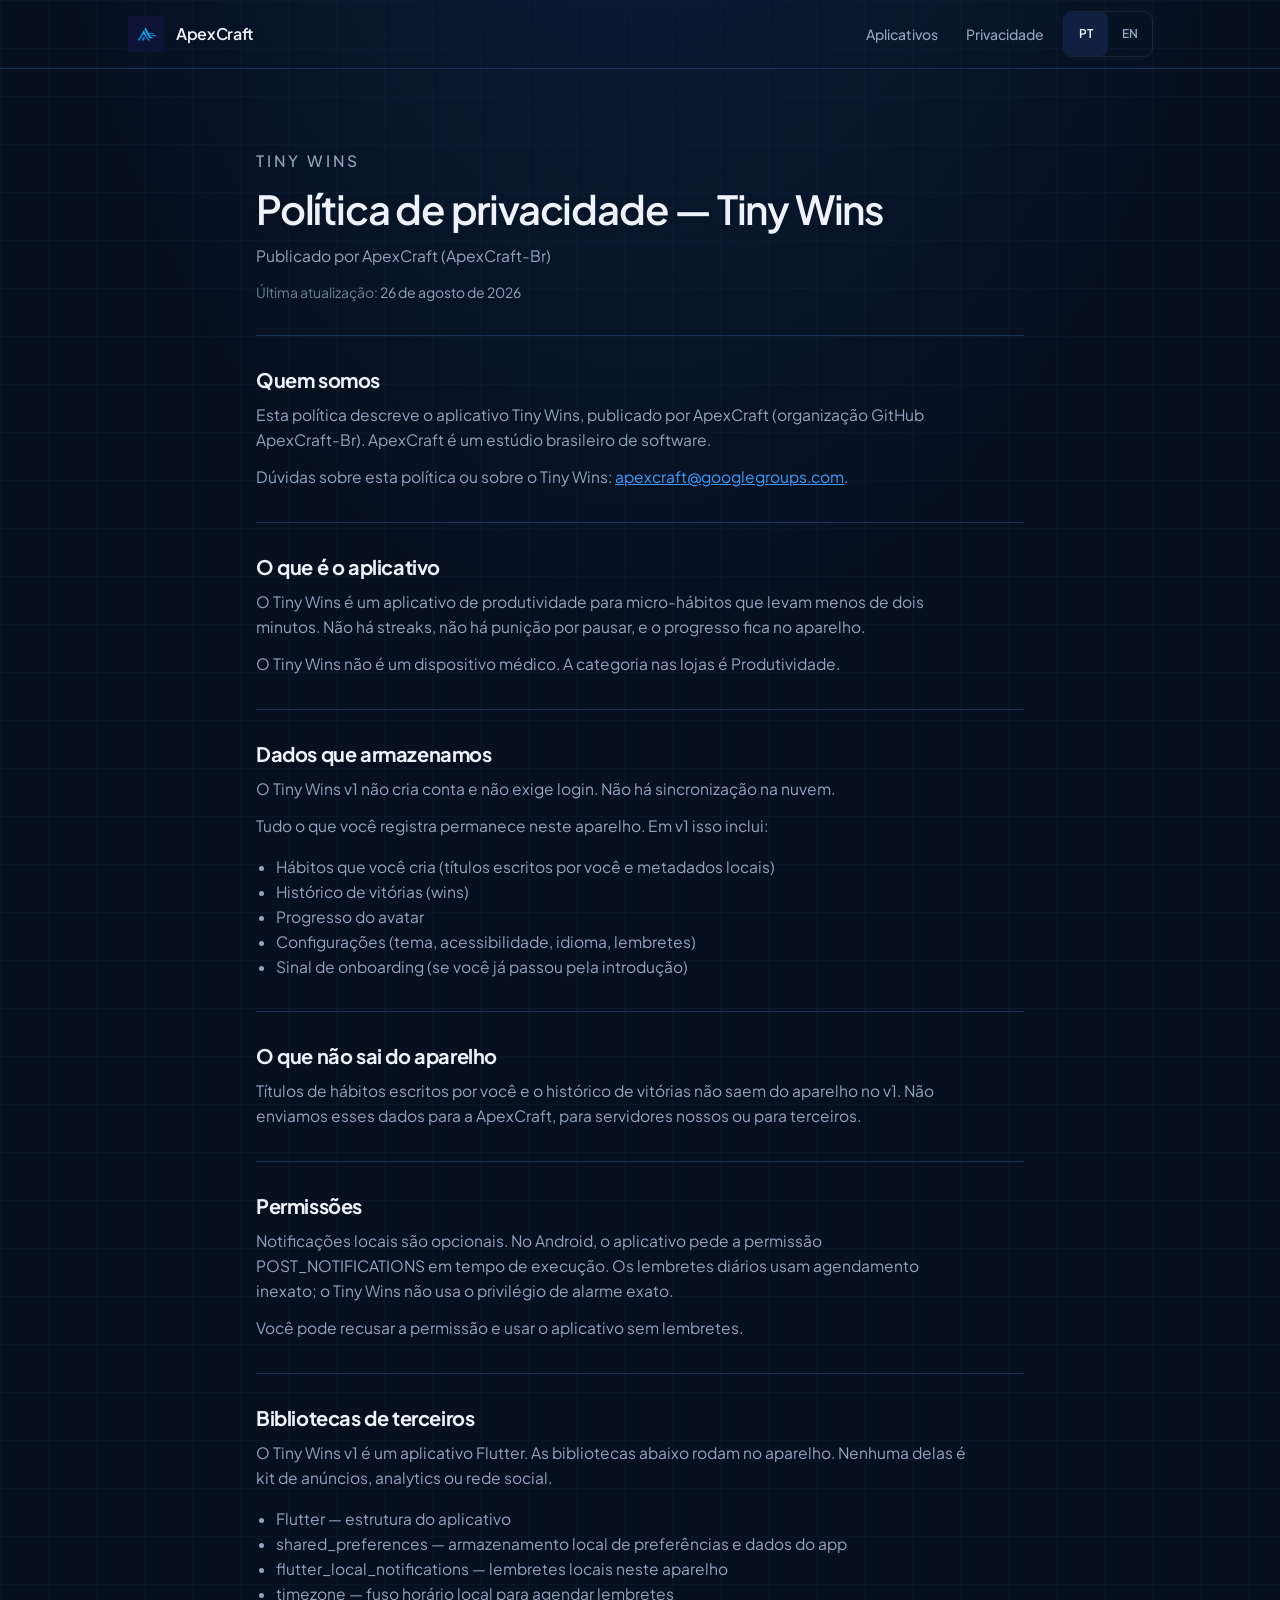
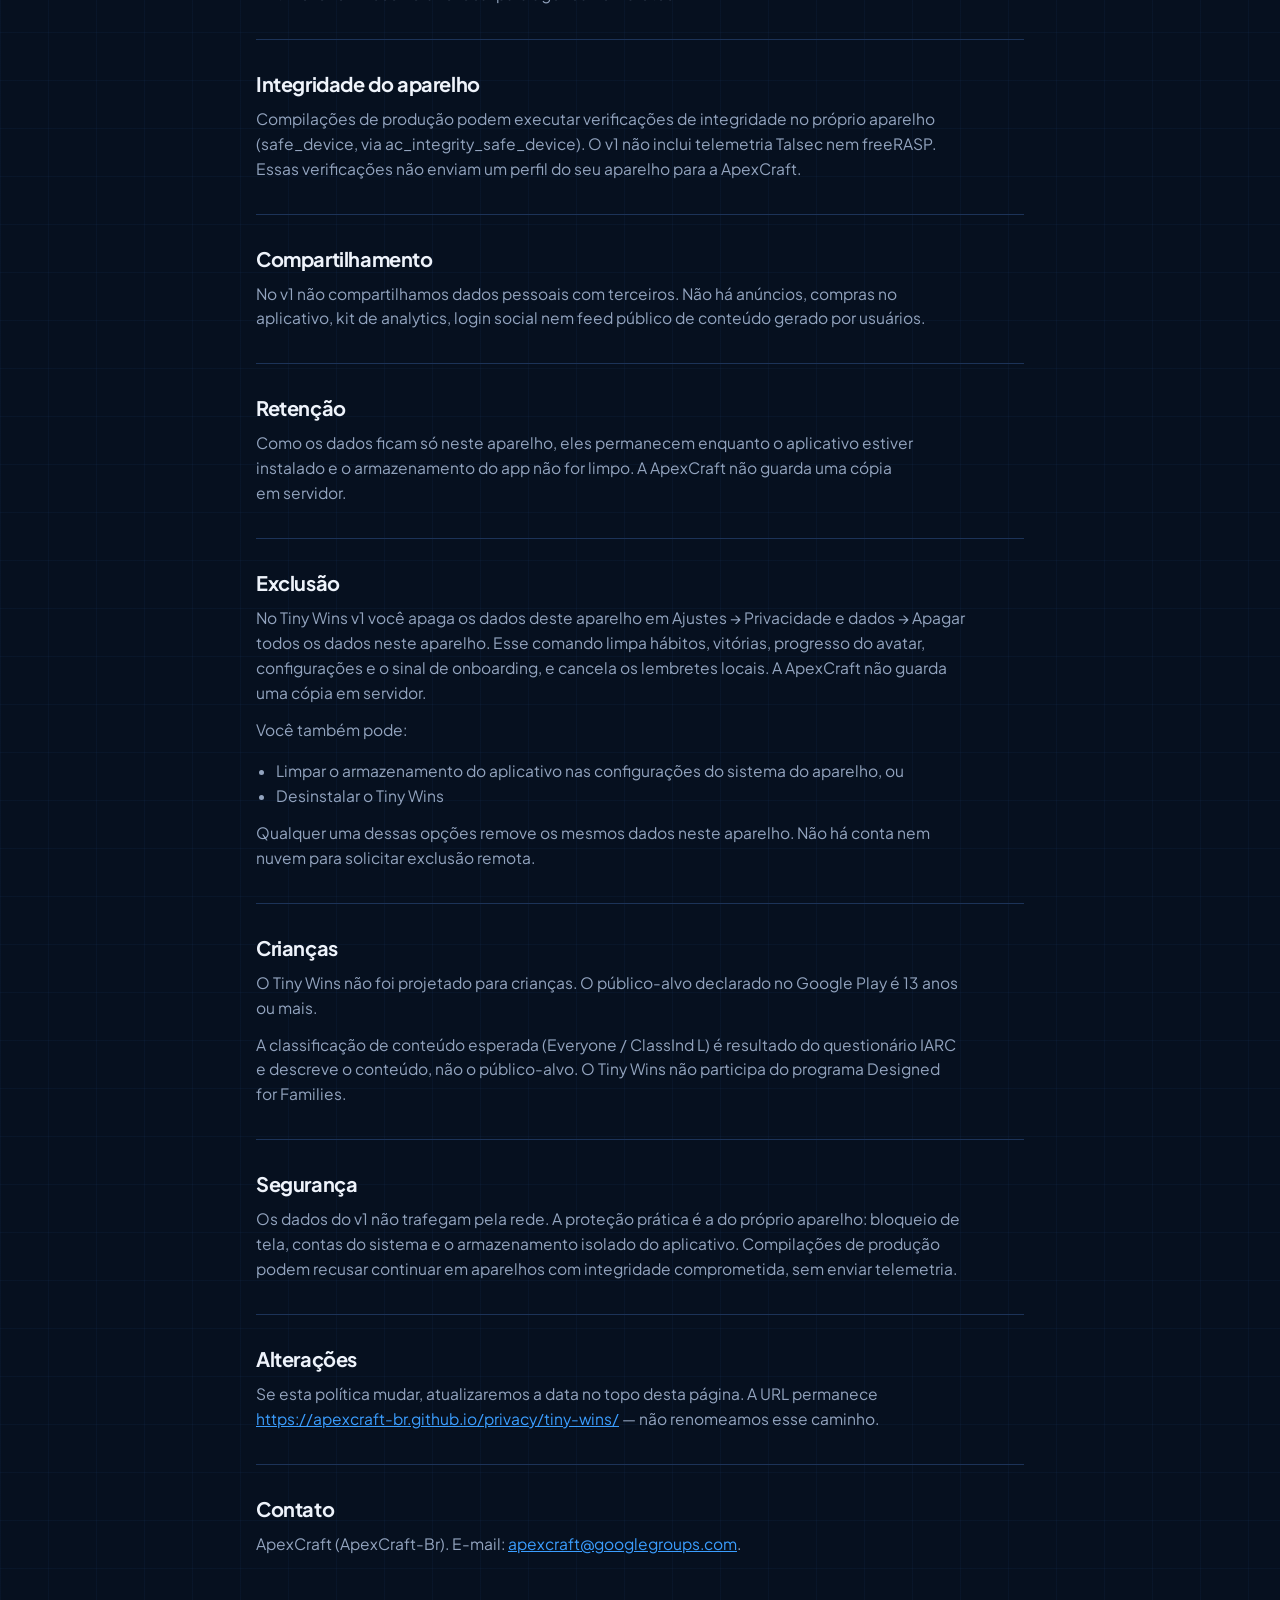
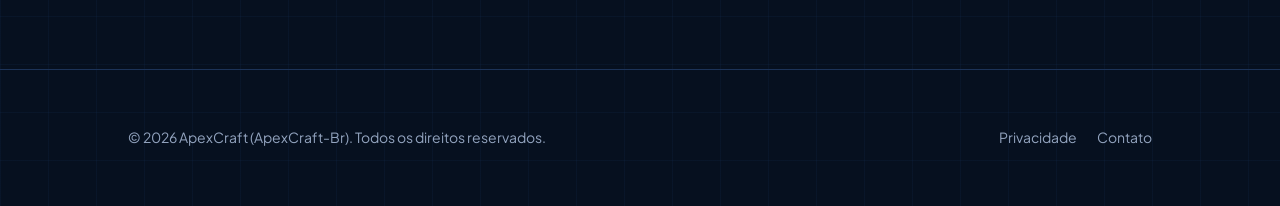
<file: privacy/tiny-wins/index.html>
<!DOCTYPE html>
<html lang="pt-BR">
<head>
  <meta charset="utf-8">
  <meta name="viewport" content="width=device-width, initial-scale=1">
  <title>Privacidade — Tiny Wins — ApexCraft</title>
  <meta name="description" content="Política de privacidade do Tiny Wins (ApexCraft). Sem conta, sem nuvem, dados no aparelho.">
  <meta name="theme-color" content="#06101F">
  <link rel="canonical" href="https://apexcraft-br.github.io/privacy/tiny-wins/">
  <link rel="alternate" hreflang="pt-BR" href="https://apexcraft-br.github.io/privacy/tiny-wins/">
  <link rel="alternate" hreflang="en" href="https://apexcraft-br.github.io/en/privacy/tiny-wins/">
  <link rel="alternate" hreflang="x-default" href="https://apexcraft-br.github.io/">
  <link rel="icon" type="image/svg+xml" href="/assets/favicon.svg">
  <link rel="stylesheet" href="https://fonts.googleapis.com/css2?family=Plus+Jakarta+Sans:ital,wght@0,400;0,500;0,600;0,700;1,400&display=swap">
  <link rel="stylesheet" href="/assets/site.css">
  <meta property="og:title" content="Privacidade — Tiny Wins — ApexCraft">
  <meta property="og:description" content="Política de privacidade do Tiny Wins (ApexCraft). Sem conta, sem nuvem, dados no aparelho.">
  <meta property="og:url" content="https://apexcraft-br.github.io/privacy/tiny-wins/">
  <meta property="og:image" content="https://apexcraft-br.github.io/assets/og.jpg">
  <meta property="og:type" content="website">
  <meta name="twitter:card" content="summary_large_image">
  <meta name="robots" content="index,follow">
</head>
<body class="circuit">
  <a class="skip" href="#content">Ir para o conteúdo</a>
  <header class="site-header">
    <div class="wrap header-inner">
      <a class="brand" href="/">
        <img src="/assets/apexcraft-mark.svg" width="36" height="36" alt="">
        <span>ApexCraft</span>
      </a>
      <nav class="nav" aria-label="Principal">
        <a class="nav-apps" href="/#apps">Aplicativos</a>
        <a href="/privacy/" aria-current="page">Privacidade</a>
        <div class="lang" role="group" aria-label="Idioma">
          <a href="/privacy/tiny-wins/" lang="pt-BR" hreflang="pt-BR" aria-current="true">PT</a>
          <a href="/en/privacy/tiny-wins/" lang="en" hreflang="en">EN</a>
        </div>
      </nav>
    </div>
  </header>
  <div id="content">
  <main class="wrap page">
    <article class="policy" lang="pt-BR" id="pt">
    <header>
      <p class="kicker">Tiny Wins</p>
      <h1>Política de privacidade — Tiny Wins</h1>
      <p class="publisher">Publicado por ApexCraft (ApexCraft-Br)</p>
      <p class="updated">Última atualização: <time datetime="2026-08-26">26 de agosto de 2026</time></p>
    </header>
    <section id="who"><h2>Quem somos</h2><p>Esta política descreve o aplicativo Tiny Wins, publicado por ApexCraft (organização GitHub ApexCraft-Br). ApexCraft é um estúdio brasileiro de software.</p><p>Dúvidas sobre esta política ou sobre o Tiny Wins: <a href="mailto:apexcraft@googlegroups.com">apexcraft@googlegroups.com</a>.</p></section>
<section id="what"><h2>O que é o aplicativo</h2><p>O Tiny Wins é um aplicativo de produtividade para micro-hábitos que levam menos de dois minutos. Não há streaks, não há punição por pausar, e o progresso fica no aparelho.</p><p>O Tiny Wins não é um dispositivo médico. A categoria nas lojas é Produtividade.</p></section>
<section id="data"><h2>Dados que armazenamos</h2><p>O Tiny Wins v1 não cria conta e não exige login. Não há sincronização na nuvem.</p><p>Tudo o que você registra permanece neste aparelho. Em v1 isso inclui:</p><ul><li>Hábitos que você cria (títulos escritos por você e metadados locais)</li><li>Histórico de vitórias (wins)</li><li>Progresso do avatar</li><li>Configurações (tema, acessibilidade, idioma, lembretes)</li><li>Sinal de onboarding (se você já passou pela introdução)</li></ul></section>
<section id="leave"><h2>O que não sai do aparelho</h2><p>Títulos de hábitos escritos por você e o histórico de vitórias não saem do aparelho no v1. Não enviamos esses dados para a ApexCraft, para servidores nossos ou para terceiros.</p></section>
<section id="permissions"><h2>Permissões</h2><p>Notificações locais são opcionais. No Android, o aplicativo pede a permissão POST_NOTIFICATIONS em tempo de execução. Os lembretes diários usam agendamento inexato; o Tiny Wins não usa o privilégio de alarme exato.</p><p>Você pode recusar a permissão e usar o aplicativo sem lembretes.</p></section>
<section id="sdks"><h2>Bibliotecas de terceiros</h2><p>O Tiny Wins v1 é um aplicativo Flutter. As bibliotecas abaixo rodam no aparelho. Nenhuma delas é kit de anúncios, analytics ou rede social.</p><ul><li>Flutter — estrutura do aplicativo</li><li>shared_preferences — armazenamento local de preferências e dados do app</li><li>flutter_local_notifications — lembretes locais neste aparelho</li><li>timezone — fuso horário local para agendar lembretes</li></ul></section>
<section id="integrity"><h2>Integridade do aparelho</h2><p>Compilações de produção podem executar verificações de integridade no próprio aparelho (safe_device, via ac_integrity_safe_device). O v1 não inclui telemetria Talsec nem freeRASP. Essas verificações não enviam um perfil do seu aparelho para a ApexCraft.</p></section>
<section id="sharing"><h2>Compartilhamento</h2><p>No v1 não compartilhamos dados pessoais com terceiros. Não há anúncios, compras no aplicativo, kit de analytics, login social nem feed público de conteúdo gerado por usuários.</p></section>
<section id="retention"><h2>Retenção</h2><p>Como os dados ficam só neste aparelho, eles permanecem enquanto o aplicativo estiver instalado e o armazenamento do app não for limpo. A ApexCraft não guarda uma cópia em servidor.</p></section>
<section id="deletion"><h2>Exclusão</h2><p>No Tiny Wins v1 você apaga os dados deste aparelho em Ajustes → Privacidade e dados → Apagar todos os dados neste aparelho. Esse comando limpa hábitos, vitórias, progresso do avatar, configurações e o sinal de onboarding, e cancela os lembretes locais. A ApexCraft não guarda uma cópia em servidor.</p><p>Você também pode:</p><ul><li>Limpar o armazenamento do aplicativo nas configurações do sistema do aparelho, ou</li><li>Desinstalar o Tiny Wins</li></ul><p>Qualquer uma dessas opções remove os mesmos dados neste aparelho. Não há conta nem nuvem para solicitar exclusão remota.</p></section>
<section id="children"><h2>Crianças</h2><p>O Tiny Wins não foi projetado para crianças. O público-alvo declarado no Google Play é 13 anos ou mais.</p><p>A classificação de conteúdo esperada (Everyone / ClassInd L) é resultado do questionário IARC e descreve o conteúdo, não o público-alvo. O Tiny Wins não participa do programa Designed for Families.</p></section>
<section id="security"><h2>Segurança</h2><p>Os dados do v1 não trafegam pela rede. A proteção prática é a do próprio aparelho: bloqueio de tela, contas do sistema e o armazenamento isolado do aplicativo. Compilações de produção podem recusar continuar em aparelhos com integridade comprometida, sem enviar telemetria.</p></section>
<section id="changes"><h2>Alterações</h2><p>Se esta política mudar, atualizaremos a data no topo desta página. A URL permanece <a href="https://apexcraft-br.github.io/privacy/tiny-wins/">https://apexcraft-br.github.io/privacy/tiny-wins/</a> — não renomeamos esse caminho.</p></section>
<section id="contact"><h2>Contato</h2><p>ApexCraft (ApexCraft-Br). E-mail: <a href="mailto:apexcraft@googlegroups.com">apexcraft@googlegroups.com</a>.</p></section>
  </article>
  </main></div>
  <footer class="site-footer">
    <div class="wrap footer-inner">
      <p>© 2026 ApexCraft (ApexCraft-Br). Todos os direitos reservados.</p>
      <p class="footer-links">
        <a href="/privacy/">Privacidade</a>
        <a href="mailto:apexcraft@googlegroups.com">Contato</a>
      </p>
    </div>
  </footer>
</body>
</html>
</file>
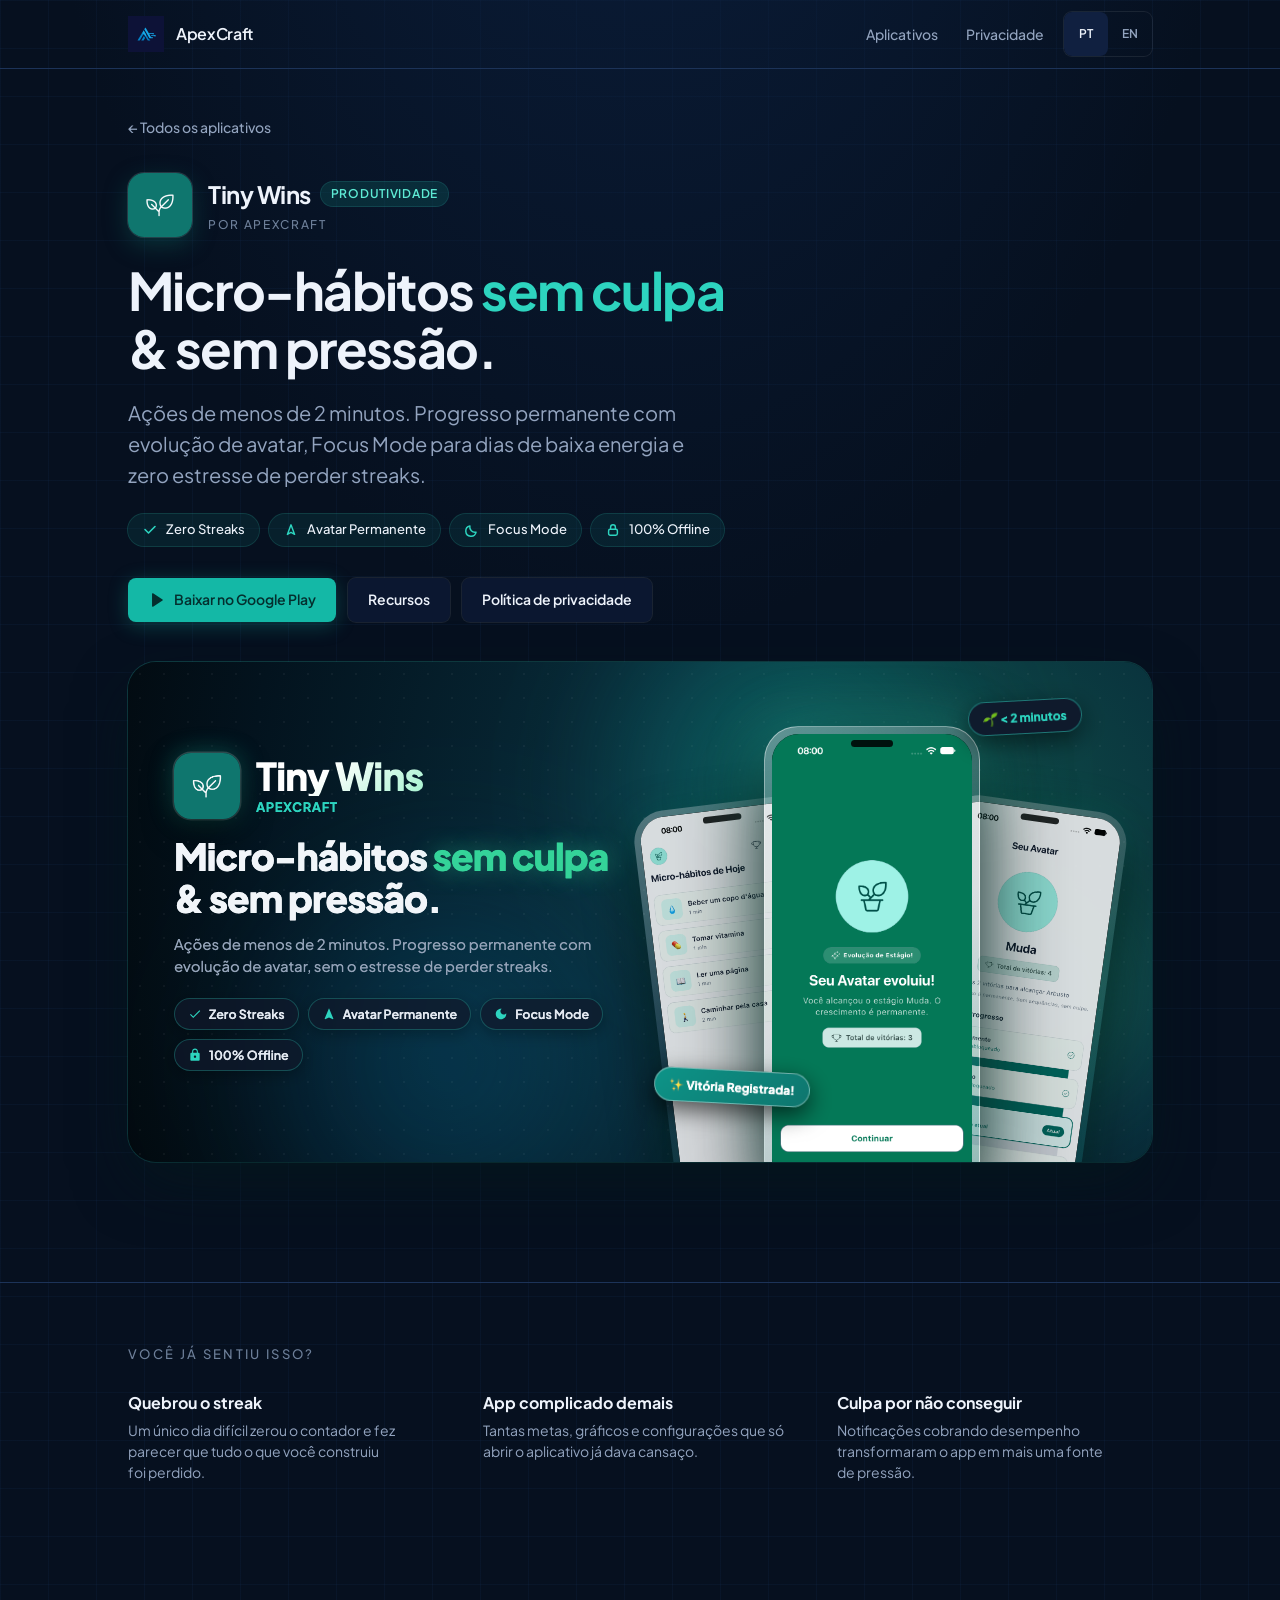
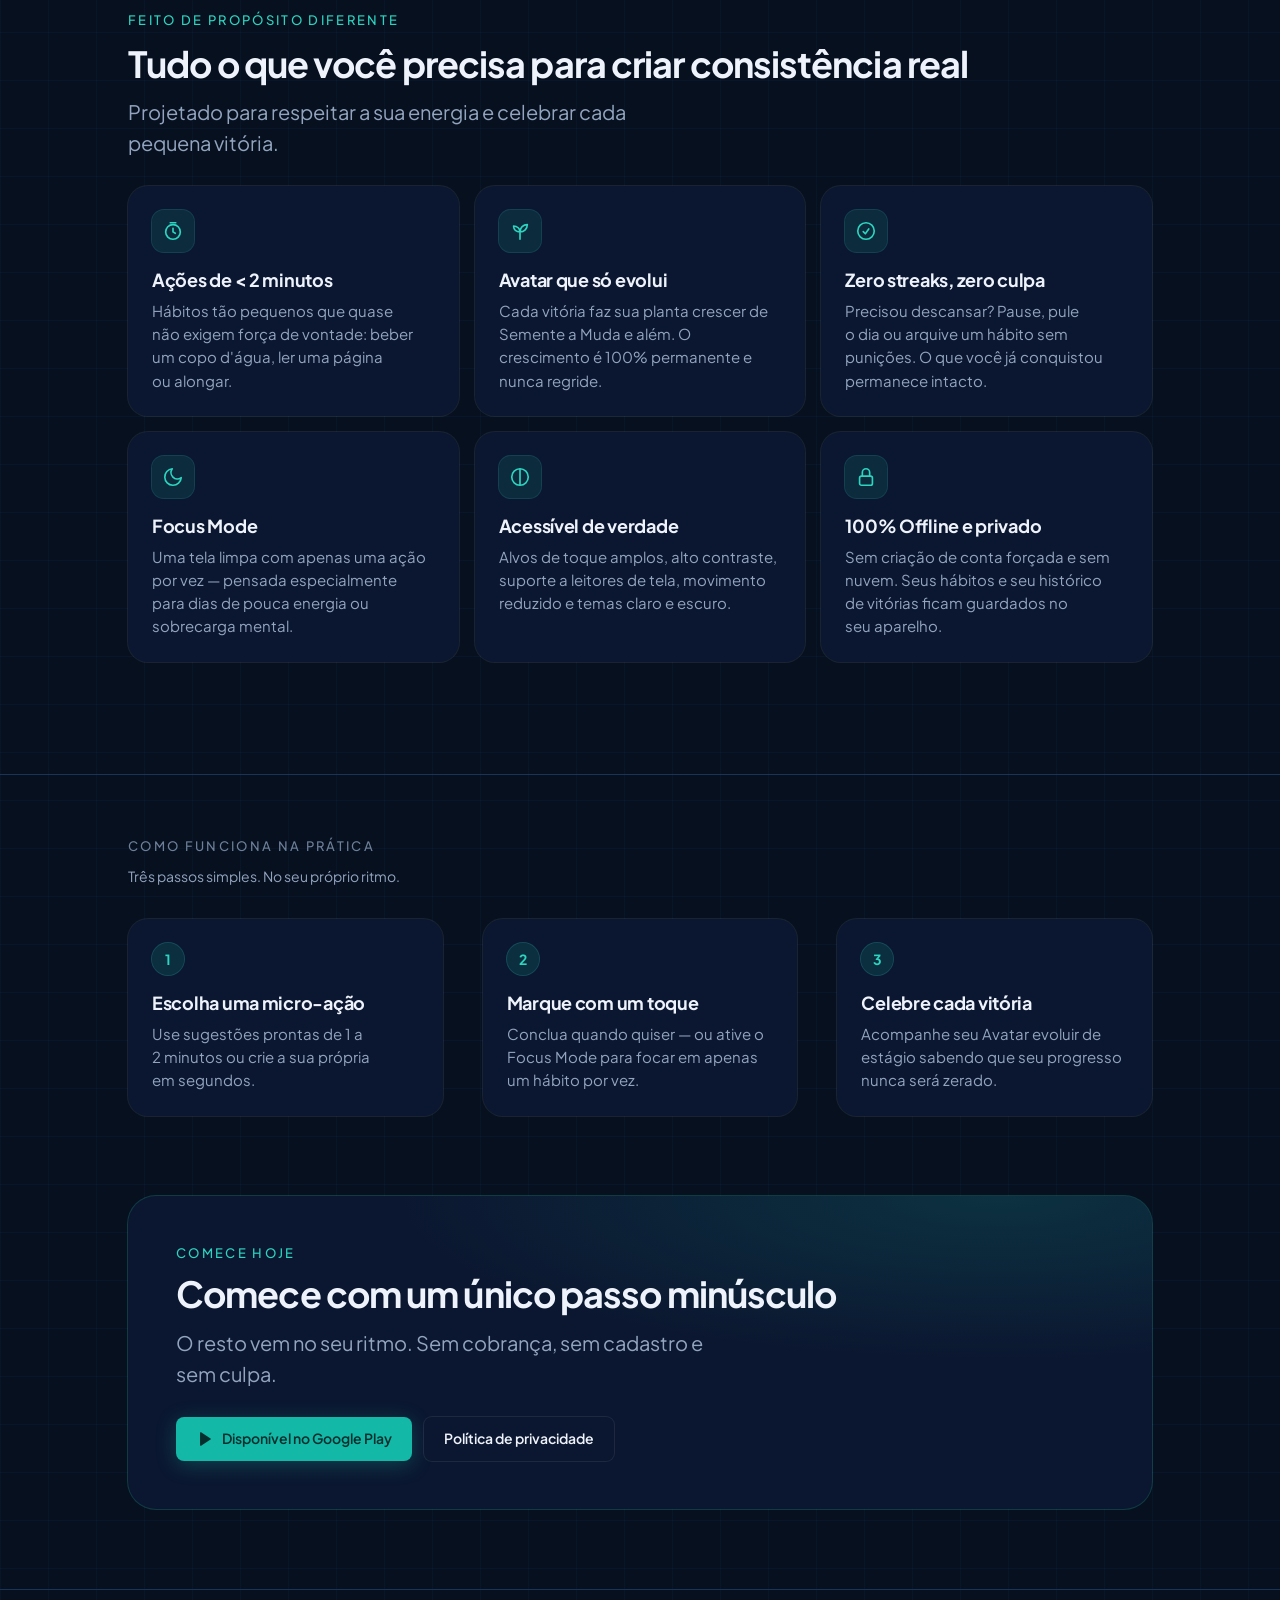
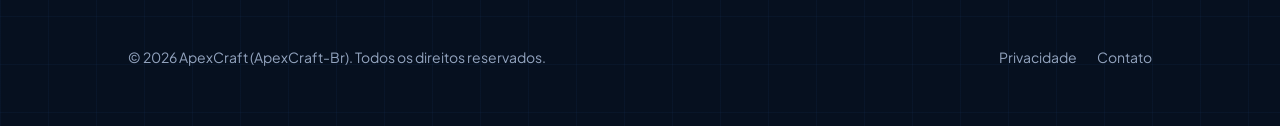
<file: apps/tiny-wins/landing/index.html>
<!DOCTYPE html>
<html lang="pt-BR">
<head>
  <meta charset="utf-8">
  <title>Redirecionando para Tiny Wins…</title>
  <link rel="canonical" href="https://apexcraft-br.github.io/apps/tiny-wins/">
  <meta http-equiv="refresh" content="0; url=/apps/tiny-wins/">
  <script>location.replace("/apps/tiny-wins/");</script>
</head>
<body>
  <p>Redirecionando para <a href="/apps/tiny-wins/">Tiny Wins</a>…</p>
</body>
</html>
</file>
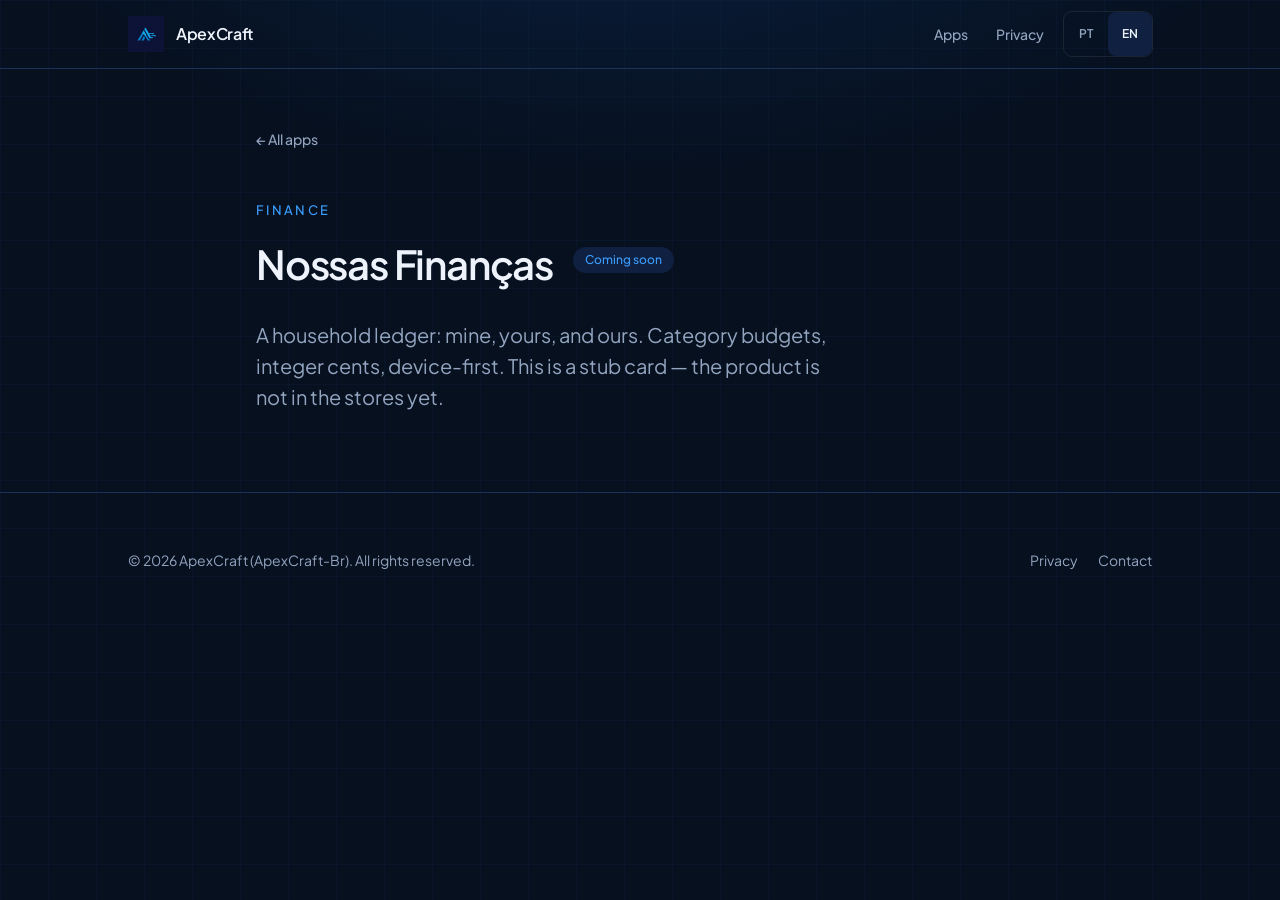
<file: en/apps/our-finances/index.html>
<!DOCTYPE html>
<html lang="en">
<head>
  <meta charset="utf-8">
  <meta name="viewport" content="width=device-width, initial-scale=1">
  <title>Nossas Finanças — ApexCraft</title>
  <meta name="description" content="Personal and household finance. Coming soon.">
  <meta name="theme-color" content="#06101F">
  <link rel="canonical" href="https://apexcraft-br.github.io/en/apps/our-finances/">
  <link rel="alternate" hreflang="pt-BR" href="https://apexcraft-br.github.io/apps/our-finances/">
  <link rel="alternate" hreflang="en" href="https://apexcraft-br.github.io/en/apps/our-finances/">
  <link rel="alternate" hreflang="x-default" href="https://apexcraft-br.github.io/">
  <link rel="icon" type="image/svg+xml" href="/assets/favicon.svg">
  <link rel="stylesheet" href="https://fonts.googleapis.com/css2?family=Plus+Jakarta+Sans:ital,wght@0,400;0,500;0,600;0,700;1,400&display=swap">
  <link rel="stylesheet" href="/assets/site.css">
  <meta property="og:title" content="Nossas Finanças — ApexCraft">
  <meta property="og:description" content="Personal and household finance. Coming soon.">
  <meta property="og:url" content="https://apexcraft-br.github.io/en/apps/our-finances/">
  <meta property="og:image" content="https://apexcraft-br.github.io/assets/og.jpg">
  <meta property="og:type" content="website">
  <meta name="twitter:card" content="summary_large_image">
  
</head>
<body class="circuit">
  <a class="skip" href="#content">Skip to content</a>
  <header class="site-header">
    <div class="wrap header-inner">
      <a class="brand" href="/en/">
        <img src="/assets/apexcraft-mark.svg" width="36" height="36" alt="">
        <span>ApexCraft</span>
      </a>
      <nav class="nav" aria-label="Primary">
        <a class="nav-apps" href="/en/#apps">Apps</a>
        <a href="/en/privacy/">Privacy</a>
        <div class="lang" role="group" aria-label="Language">
          <a href="/apps/our-finances/" lang="pt-BR" hreflang="pt-BR">PT</a>
          <a href="/en/apps/our-finances/" lang="en" hreflang="en" aria-current="true">EN</a>
        </div>
      </nav>
    </div>
  </header>
  <div id="content">
  <main class="wrap page">
    <a class="back" href="/en/">← All apps</a>
    <p class="kicker" style="margin-top:40px">Finance</p>
    <div class="product-head" style="margin-top:12px;align-items:center">
      <h1>Nossas Finanças</h1>
      <span class="badge badge-soon">Coming soon</span>
    </div>
    <p class="lede">A household ledger: mine, yours, and ours. Category budgets, integer cents, device-first. This is a stub card — the product is not in the stores yet.</p>
  </main></div>
  <footer class="site-footer">
    <div class="wrap footer-inner">
      <p>© 2026 ApexCraft (ApexCraft-Br). All rights reserved.</p>
      <p class="footer-links">
        <a href="/en/privacy/">Privacy</a>
        <a href="mailto:apexcraft@googlegroups.com">Contact</a>
      </p>
    </div>
  </footer>
</body>
</html>
</file>
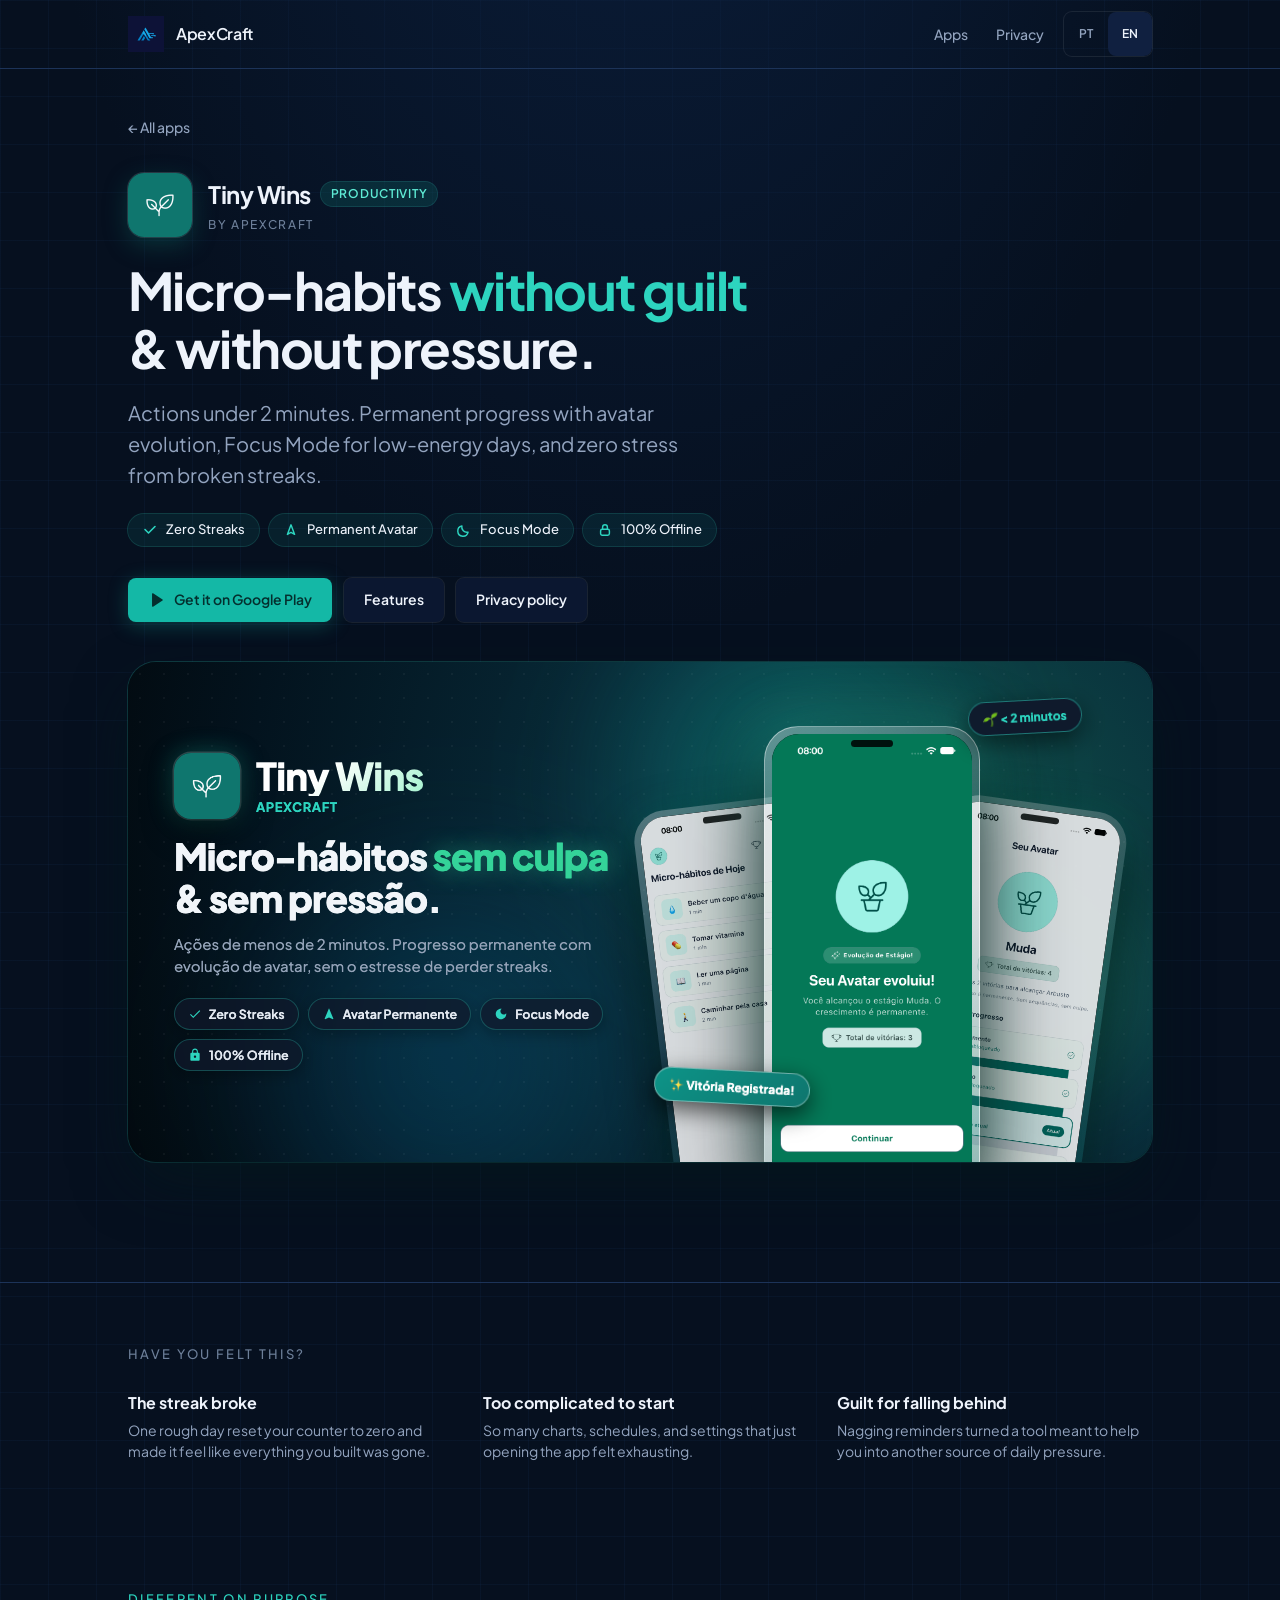
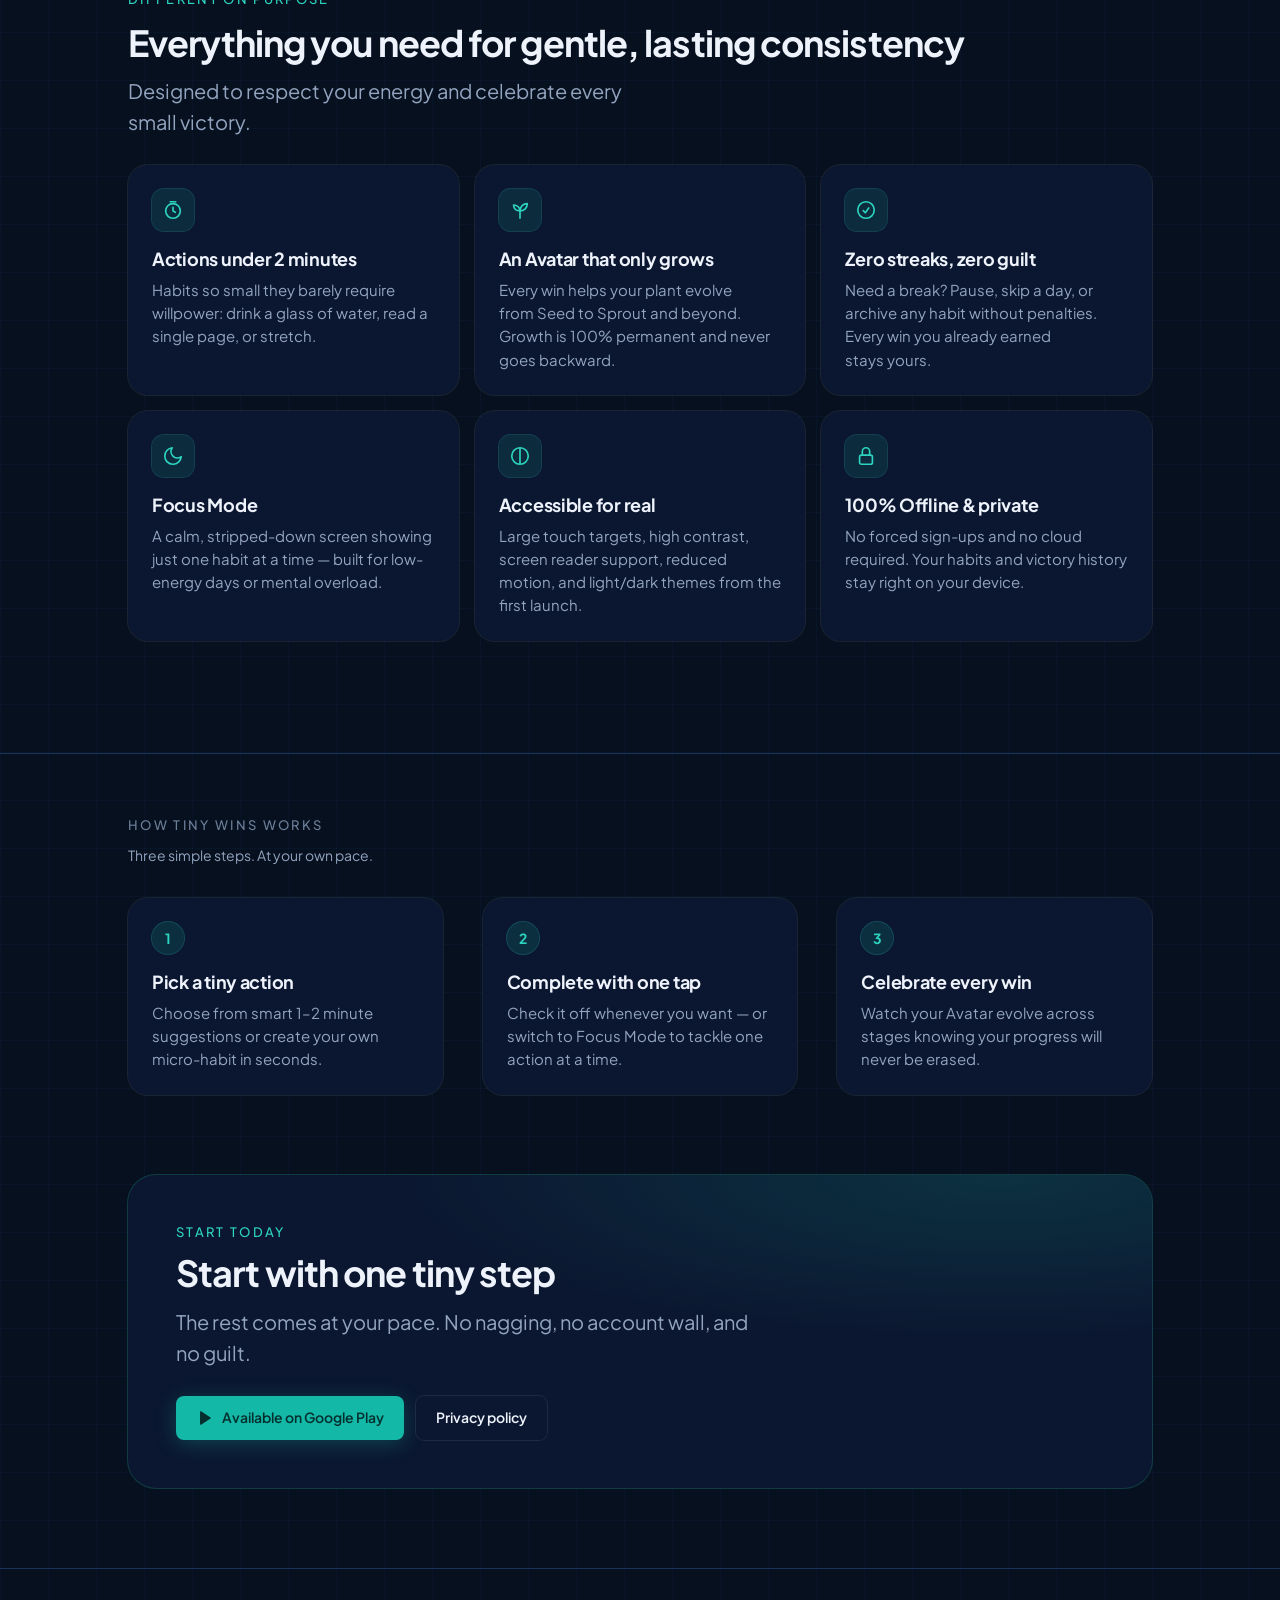
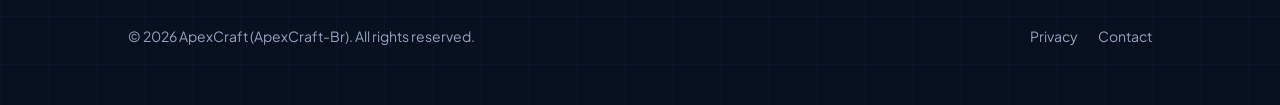
<file: en/apps/tiny-wins/index.html>
<!DOCTYPE html>
<html lang="en">
<head>
  <meta charset="utf-8">
  <meta name="viewport" content="width=device-width, initial-scale=1">
  <title>Tiny Wins — Micro-habits without guilt or pressure | ApexCraft</title>
  <meta name="description" content="Actions under 2 minutes. Permanent progress with avatar evolution, Focus Mode, and zero streaks. 100% offline.">
  <meta name="theme-color" content="#06101F">
  <link rel="canonical" href="https://apexcraft-br.github.io/en/apps/tiny-wins/">
  <link rel="alternate" hreflang="pt-BR" href="https://apexcraft-br.github.io/apps/tiny-wins/">
  <link rel="alternate" hreflang="en" href="https://apexcraft-br.github.io/en/apps/tiny-wins/">
  <link rel="alternate" hreflang="x-default" href="https://apexcraft-br.github.io/apps/tiny-wins/">
  <link rel="icon" type="image/svg+xml" href="/assets/favicon.svg">
  <link rel="stylesheet" href="https://fonts.googleapis.com/css2?family=Plus+Jakarta+Sans:ital,wght@0,400;0,500;0,600;0,700;1,400&display=swap">
  <link rel="stylesheet" href="/assets/site.css">
  <meta property="og:title" content="Tiny Wins — Micro-habits without guilt or pressure">
  <meta property="og:description" content="Actions under 2 minutes. Permanent progress with avatar evolution, without the stress of losing streaks.">
  <meta property="og:url" content="https://apexcraft-br.github.io/en/apps/tiny-wins/">
  <meta property="og:image" content="https://apexcraft-br.github.io/assets/tiny-wins-feature-graphic.png">
  <meta property="og:type" content="website">
  <meta name="twitter:card" content="summary_large_image">
</head>
<body class="circuit">
  <a class="skip" href="#content">Skip to content</a>
  <header class="site-header">
    <div class="wrap header-inner">
      <a class="brand" href="/en/">
        <img src="/assets/apexcraft-mark.svg" width="36" height="36" alt="">
        <span>ApexCraft</span>
      </a>
      <nav class="nav" aria-label="Primary">
        <a class="nav-apps" href="/en/#apps">Apps</a>
        <a href="/en/privacy/">Privacy</a>
        <div class="lang" role="group" aria-label="Language">
          <a href="/apps/tiny-wins/" lang="pt-BR" hreflang="pt-BR">PT</a>
          <a href="/en/apps/tiny-wins/" lang="en" hreflang="en" aria-current="true">EN</a>
        </div>
      </nav>
    </div>
  </header>

  <div id="content">
    <main>
      <section class="wrap tw-hero">
        <a class="back" href="/en/">← All apps</a>

        <div class="tw-identity">
          <img src="/assets/tiny-wins-icon.png" width="64" height="64" alt="Tiny Wins app icon: white outlined two-leaf sprout on a teal background">
          <div class="tw-identity-text">
            <div class="tw-identity-title">
              <span>Tiny Wins</span>
              <span class="tw-badge">Productivity</span>
            </div>
            <p class="meta" style="margin:0">By ApexCraft</p>
          </div>
        </div>

        <h1 class="tw-headline">Micro-habits <span class="accent-tw">without guilt</span><br>&amp; without pressure.</h1>
        <p class="lede">Actions under 2 minutes. Permanent progress with avatar evolution, Focus Mode for low-energy days, and zero stress from broken streaks.</p>

        <ul class="tw-pills" aria-label="Highlights">
          <li class="tw-pill">
            <svg viewBox="0 0 20 20" width="16" height="16" fill="none" aria-hidden="true"><path d="M16.25 5.625L8.125 13.75L3.75 9.375" stroke="currentColor" stroke-width="2" stroke-linecap="round" stroke-linejoin="round"/></svg>
            Zero Streaks
          </li>
          <li class="tw-pill">
            <svg viewBox="0 0 20 20" width="16" height="16" fill="none" aria-hidden="true"><path d="M10 3.5L14.5 15.5L10 13L5.5 15.5L10 3.5Z" stroke="currentColor" stroke-width="1.8" stroke-linejoin="round"/></svg>
            Permanent Avatar
          </li>
          <li class="tw-pill">
            <svg viewBox="0 0 20 20" width="16" height="16" fill="none" aria-hidden="true"><path d="M15.09 12.64A6.5 6.5 0 0 1 7.36 4.91a6.5 6.5 0 1 0 7.73 7.73Z" stroke="currentColor" stroke-width="1.8" stroke-linecap="round" stroke-linejoin="round"/></svg>
            Focus Mode
          </li>
          <li class="tw-pill">
            <svg viewBox="0 0 20 20" width="16" height="16" fill="none" aria-hidden="true"><rect x="4.5" y="9" width="11" height="7.5" rx="2" stroke="currentColor" stroke-width="1.8"/><path d="M7 9V6.5a3 3 0 0 1 6 0V9" stroke="currentColor" stroke-width="1.8" stroke-linecap="round"/></svg>
            100% Offline
          </li>
        </ul>

        <div class="actions" style="margin-top:32px">
          <a class="btn btn-tw" href="https://play.google.com/store/apps/details?id=br.com.apexcraft.tinywins">
            <svg viewBox="0 0 20 20" width="18" height="18" fill="currentColor" aria-hidden="true"><path d="M4.5 3.25a.75.75 0 0 1 1.12-.65l10.5 6.75a.75.75 0 0 1 0 1.3l-10.5 6.75a.75.75 0 0 1-1.12-.65V3.25Z"/></svg>
            Get it on Google Play
          </a>
          <a class="btn btn-ghost" href="#features">Features</a>
          <a class="btn btn-ghost" href="/en/privacy/tiny-wins/">Privacy policy</a>
        </div>

        <figure class="tw-hero-banner" style="margin-inline:0">
          <img src="/assets/tiny-wins-feature-graphic.png" width="1024" height="500" alt="Tiny Wins feature banner showing today's micro-habits, the Avatar evolution celebration screen, and highlights for Zero Streaks, Permanent Avatar, Focus Mode, and 100% Offline.">
        </figure>
      </section>

      <section class="principles" aria-labelledby="pain-heading">
        <div class="wrap">
          <h2 class="section-label" id="pain-heading">Have you felt this?</h2>
          <ul>
            <li>
              <h3>The streak broke</h3>
              <p>One rough day reset your counter to zero and made it feel like everything you built was gone.</p>
            </li>
            <li>
              <h3>Too complicated to start</h3>
              <p>So many charts, schedules, and settings that just opening the app felt exhausting.</p>
            </li>
            <li>
              <h3>Guilt for falling behind</h3>
              <p>Nagging reminders turned a tool meant to help you into another source of daily pressure.</p>
            </li>
          </ul>
        </div>
      </section>

      <section class="wrap" id="features" style="padding:64px 0" aria-labelledby="features-heading">
        <p class="kicker tw">Different on purpose</p>
        <h2 id="features-heading" style="margin:12px 0 0;font-size:clamp(1.75rem,3.5vw,2.25rem);letter-spacing:-0.025em">Everything you need for gentle, lasting consistency</h2>
        <p class="lede" style="margin-top:12px">Designed to respect your energy and celebrate every small victory.</p>

        <ul class="feature-grid">
          <li class="feature-card">
            <span class="feature-icon" aria-hidden="true">
              <svg viewBox="0 0 24 24" width="22" height="22" fill="none"><circle cx="12" cy="13" r="8" stroke="currentColor" stroke-width="1.8"/><path d="M12 9v4l2.5 1.5M9 3h6" stroke="currentColor" stroke-width="1.8" stroke-linecap="round" stroke-linejoin="round"/></svg>
            </span>
            <h3>Actions under 2 minutes</h3>
            <p>Habits so small they barely require willpower: drink a glass of water, read a single page, or stretch.</p>
          </li>

          <li class="feature-card">
            <span class="feature-icon" aria-hidden="true">
              <svg viewBox="0 0 24 24" width="22" height="22" fill="none"><path d="M12 21v-8m0 0C12 8.5 15.5 5 20 5c0 4.5-3.5 8-8 8Zm0 0C12 9.5 9 6.5 5 6.5c0 4 3 6.5 7 6.5Z" stroke="currentColor" stroke-width="1.8" stroke-linecap="round" stroke-linejoin="round"/></svg>
            </span>
            <h3>An Avatar that only grows</h3>
            <p>Every win helps your plant evolve from Seed to Sprout and beyond. Growth is 100% permanent and never goes backward.</p>
          </li>

          <li class="feature-card">
            <span class="feature-icon" aria-hidden="true">
              <svg viewBox="0 0 24 24" width="22" height="22" fill="none"><path d="M9 12.75 11.25 15 15 9.75M21 12a9 9 0 1 1-18 0 9 9 0 0 1 18 0Z" stroke="currentColor" stroke-width="1.8" stroke-linecap="round" stroke-linejoin="round"/></svg>
            </span>
            <h3>Zero streaks, zero guilt</h3>
            <p>Need a break? Pause, skip a day, or archive any habit without penalties. Every win you already earned stays yours.</p>
          </li>

          <li class="feature-card">
            <span class="feature-icon" aria-hidden="true">
              <svg viewBox="0 0 24 24" width="22" height="22" fill="none"><path d="M21 12.79A9 9 0 1 1 11.21 3 7 7 0 0 0 21 12.79Z" stroke="currentColor" stroke-width="1.8" stroke-linecap="round" stroke-linejoin="round"/></svg>
            </span>
            <h3>Focus Mode</h3>
            <p>A calm, stripped-down screen showing just one habit at a time — built for low-energy days or mental overload.</p>
          </li>

          <li class="feature-card">
            <span class="feature-icon" aria-hidden="true">
              <svg viewBox="0 0 24 24" width="22" height="22" fill="none"><circle cx="12" cy="12" r="9" stroke="currentColor" stroke-width="1.8"/><path d="M12 3v18" stroke="currentColor" stroke-width="1.8"/></svg>
            </span>
            <h3>Accessible for real</h3>
            <p>Large touch targets, high contrast, screen reader support, reduced motion, and light/dark themes from the first launch.</p>
          </li>

          <li class="feature-card">
            <span class="feature-icon" aria-hidden="true">
              <svg viewBox="0 0 24 24" width="22" height="22" fill="none"><rect x="5" y="11" width="14" height="10" rx="2" stroke="currentColor" stroke-width="1.8"/><path d="M8 11V7a4 4 0 0 1 8 0v4" stroke="currentColor" stroke-width="1.8" stroke-linecap="round"/></svg>
            </span>
            <h3>100% Offline &amp; private</h3>
            <p>No forced sign-ups and no cloud required. Your habits and victory history stay right on your device.</p>
          </li>
        </ul>
      </section>

      <section class="principles" id="how" aria-labelledby="how-heading">
        <div class="wrap">
          <h2 class="section-label" id="how-heading">How Tiny Wins works</h2>
          <p class="lede" style="margin-top:12px">Three simple steps. At your own pace.</p>
          <ul class="steps-grid">
            <li class="feature-card">
              <span class="step-badge">1</span>
              <h3>Pick a tiny action</h3>
              <p>Choose from smart 1–2 minute suggestions or create your own micro-habit in seconds.</p>
            </li>
            <li class="feature-card">
              <span class="step-badge">2</span>
              <h3>Complete with one tap</h3>
              <p>Check it off whenever you want — or switch to Focus Mode to tackle one action at a time.</p>
            </li>
            <li class="feature-card">
              <span class="step-badge">3</span>
              <h3>Celebrate every win</h3>
              <p>Watch your Avatar evolve across stages knowing your progress will never be erased.</p>
            </li>
          </ul>
        </div>
      </section>

      <section class="wrap" aria-labelledby="cta-heading">
        <div class="tw-cta-box">
          <p class="kicker tw">Start today</p>
          <h2 id="cta-heading" style="margin-top:10px">Start with one tiny step</h2>
          <p class="lede" style="margin-top:12px">The rest comes at your pace. No nagging, no account wall, and no guilt.</p>
          <div class="actions" style="margin-top:28px">
            <a class="btn btn-tw" href="https://play.google.com/store/apps/details?id=br.com.apexcraft.tinywins">
              <svg viewBox="0 0 20 20" width="18" height="18" fill="currentColor" aria-hidden="true"><path d="M4.5 3.25a.75.75 0 0 1 1.12-.65l10.5 6.75a.75.75 0 0 1 0 1.3l-10.5 6.75a.75.75 0 0 1-1.12-.65V3.25Z"/></svg>
              Available on Google Play
            </a>
            <a class="btn btn-ghost" href="/en/privacy/tiny-wins/">Privacy policy</a>
          </div>
        </div>
      </section>
    </main>
  </div>

  <footer class="site-footer">
    <div class="wrap footer-inner">
      <p>© 2026 ApexCraft (ApexCraft-Br). All rights reserved.</p>
      <p class="footer-links">
        <a href="/en/privacy/">Privacy</a>
        <a href="mailto:apexcraft@googlegroups.com">Contact</a>
      </p>
    </div>
  </footer>
</body>
</html>
</file>
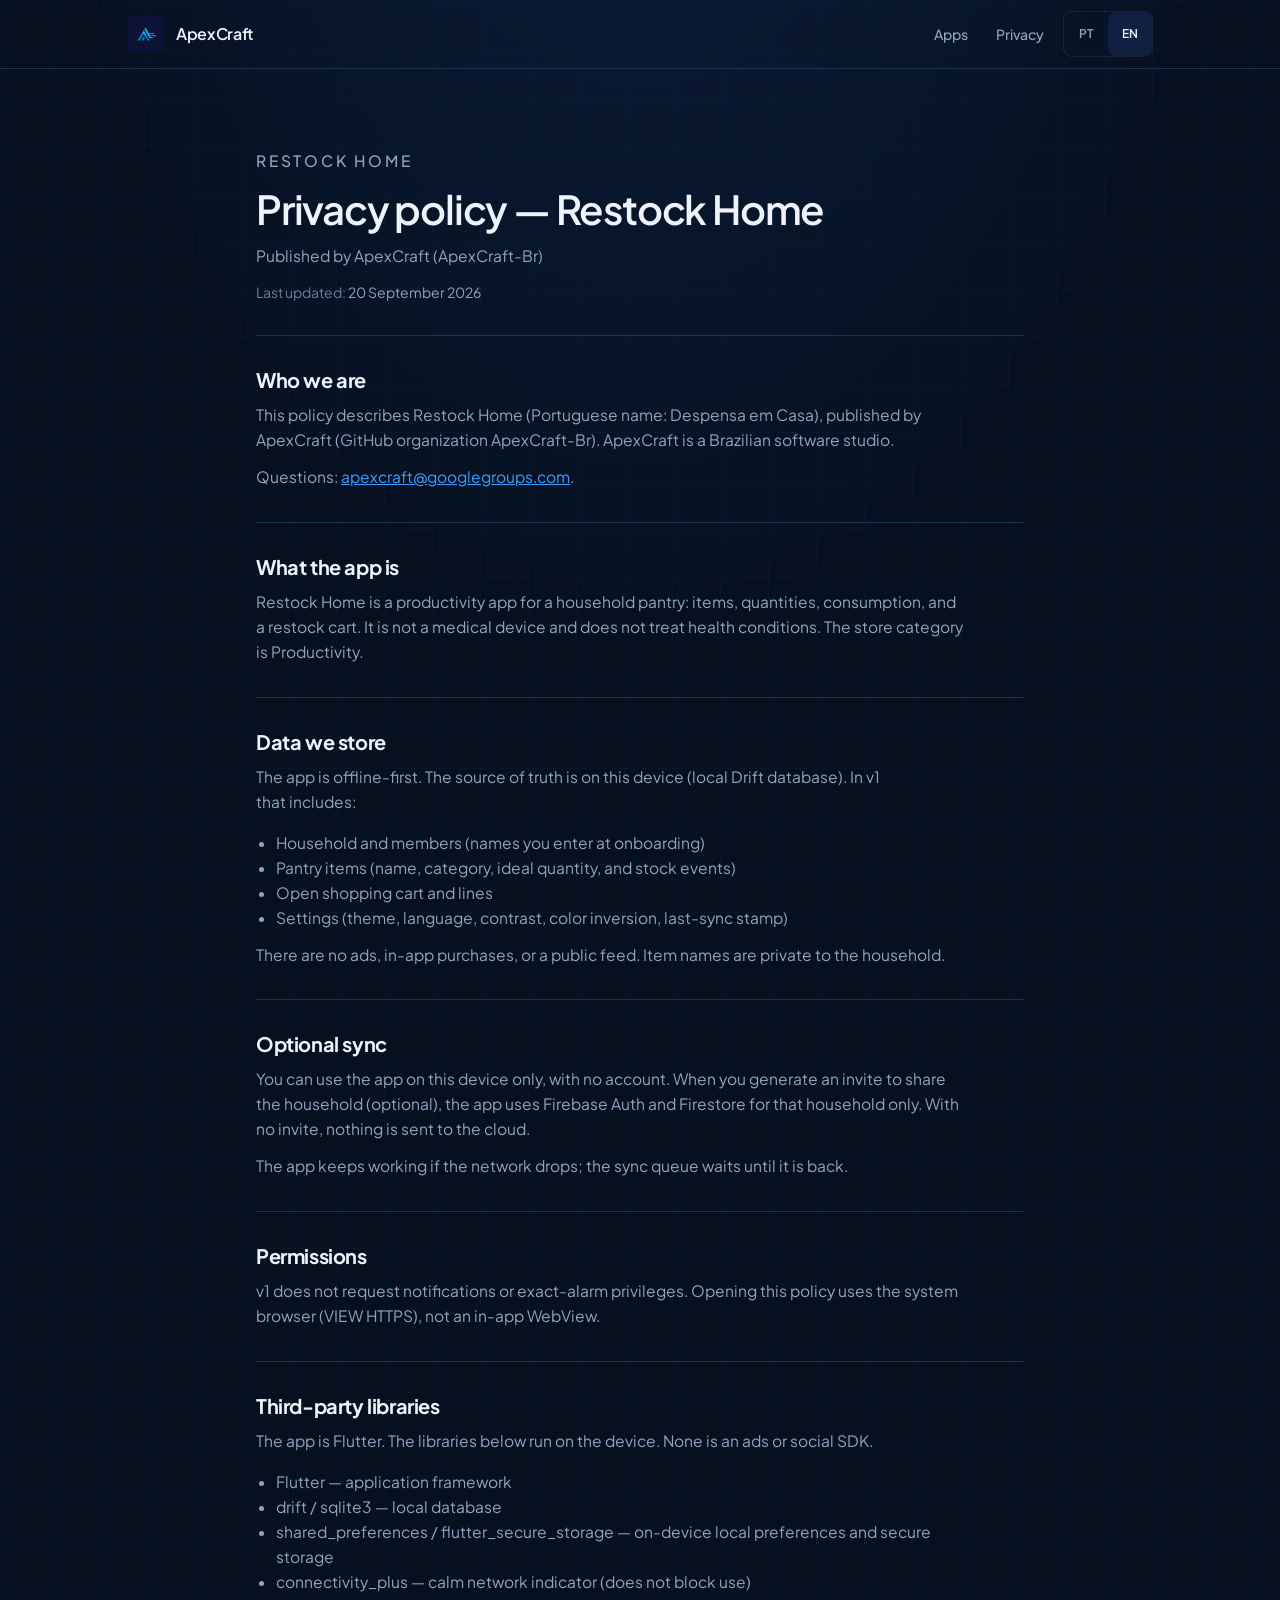
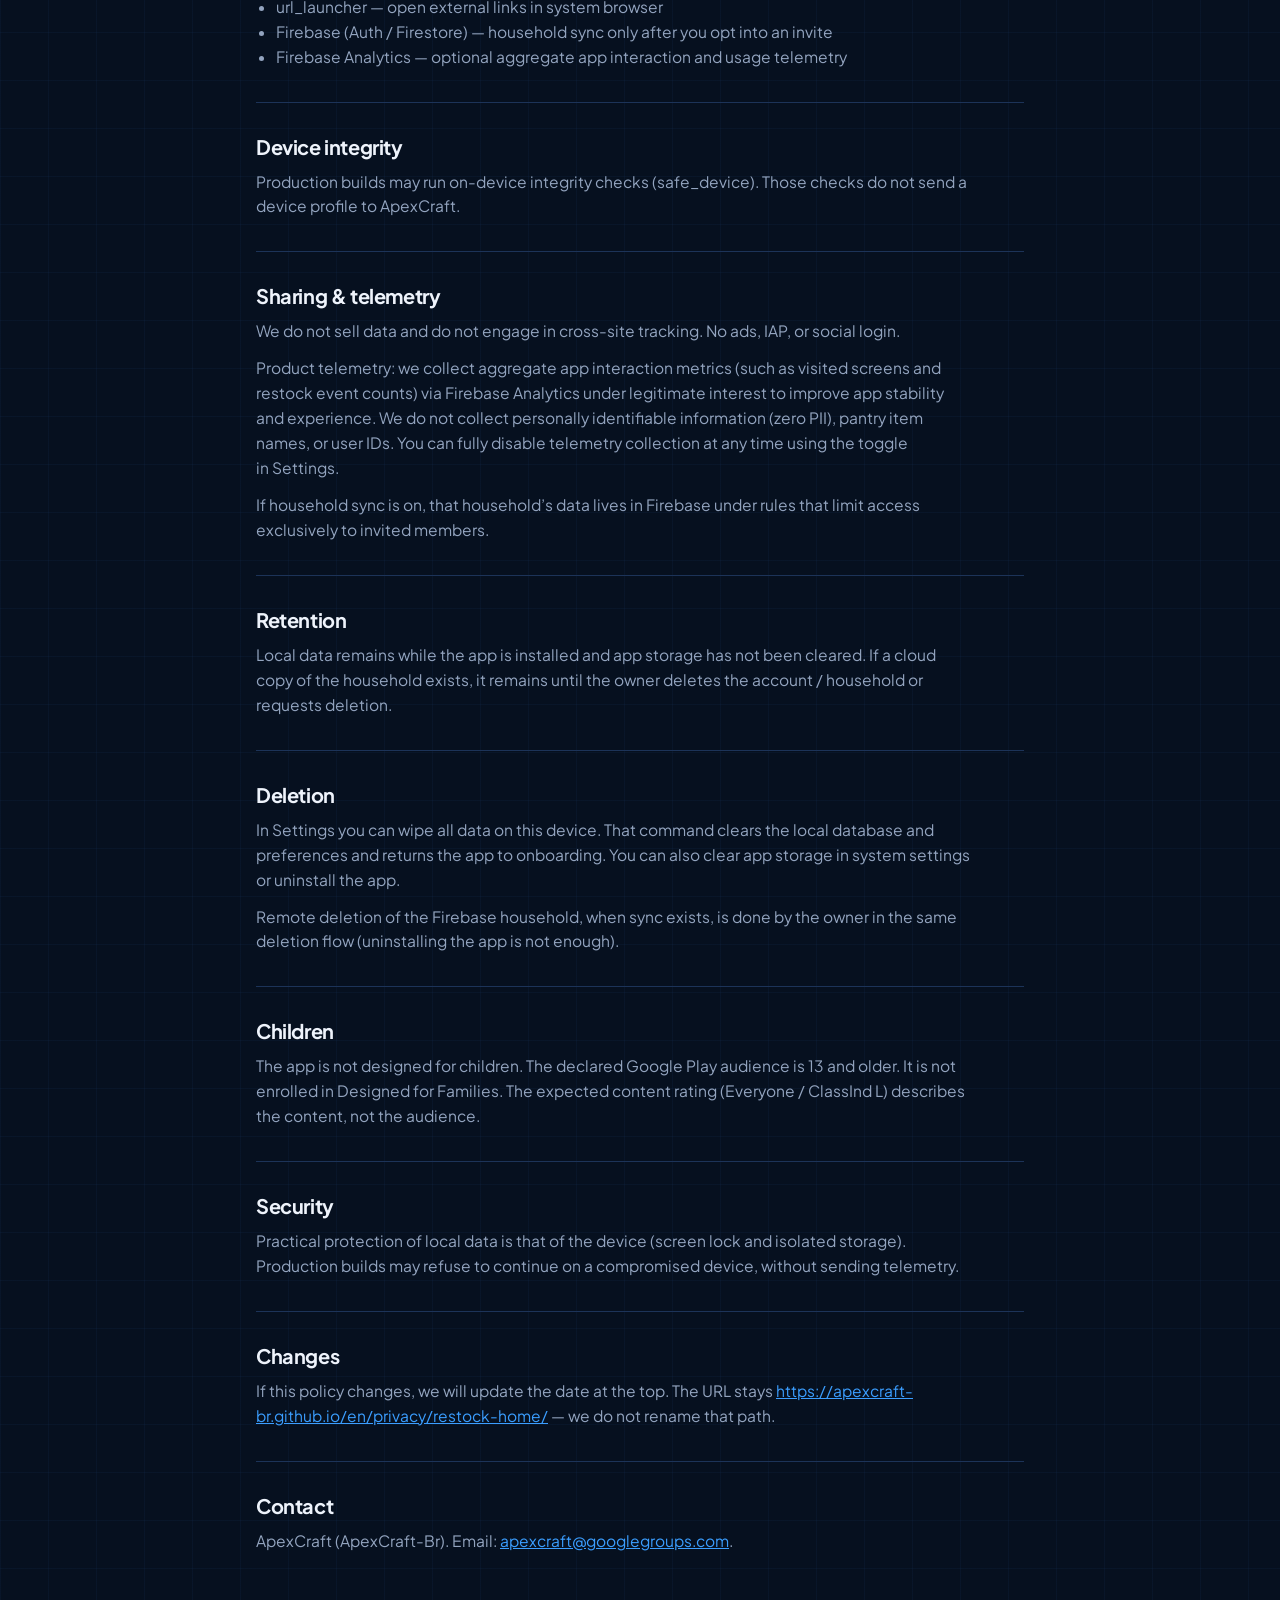
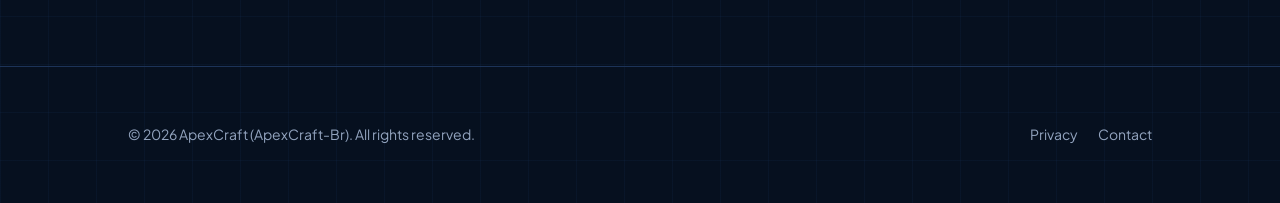
<file: en/privacy/restock-home/index.html>
<!DOCTYPE html>
<html lang="en">
<head>
  <meta charset="utf-8">
  <meta name="viewport" content="width=device-width, initial-scale=1">
  <title>Privacy — Restock Home — ApexCraft</title>
  <meta name="description" content="Privacy policy for Restock Home / Despensa em Casa (ApexCraft). Offline-first pantry on this device; optional household sync.">
  <meta name="theme-color" content="#06101F">
  <link rel="canonical" href="https://apexcraft-br.github.io/en/privacy/restock-home/">
  <link rel="alternate" hreflang="pt-BR" href="https://apexcraft-br.github.io/privacy/restock-home/">
  <link rel="alternate" hreflang="en" href="https://apexcraft-br.github.io/en/privacy/restock-home/">
  <link rel="alternate" hreflang="x-default" href="https://apexcraft-br.github.io/">
  <link rel="icon" type="image/svg+xml" href="/assets/favicon.svg">
  <link rel="stylesheet" href="https://fonts.googleapis.com/css2?family=Plus+Jakarta+Sans:ital,wght@0,400;0,500;0,600;0,700;1,400&display=swap">
  <link rel="stylesheet" href="/assets/site.css">
  <meta property="og:title" content="Privacy — Restock Home — ApexCraft">
  <meta property="og:description" content="Privacy policy for Restock Home / Despensa em Casa (ApexCraft).">
  <meta property="og:url" content="https://apexcraft-br.github.io/en/privacy/restock-home/">
  <meta property="og:image" content="https://apexcraft-br.github.io/assets/og.jpg">
  <meta property="og:type" content="website">
  <meta name="twitter:card" content="summary_large_image">
  <meta name="robots" content="index,follow">
</head>
<body class="circuit">
  <a class="skip" href="#content">Skip to content</a>
  <header class="site-header">
    <div class="wrap header-inner">
      <a class="brand" href="/en/">
        <img src="/assets/apexcraft-mark.svg" width="36" height="36" alt="">
        <span>ApexCraft</span>
      </a>
      <nav class="nav" aria-label="Primary">
        <a class="nav-apps" href="/en/#apps">Apps</a>
        <a href="/en/privacy/" aria-current="page">Privacy</a>
        <div class="lang" role="group" aria-label="Language">
          <a href="/privacy/restock-home/" lang="pt-BR" hreflang="pt-BR">PT</a>
          <a href="/en/privacy/restock-home/" lang="en" hreflang="en" aria-current="true">EN</a>
        </div>
      </nav>
    </div>
  </header>
  <div id="content">
  <main class="wrap page">
    <article class="policy" lang="en" id="en">
    <header>
      <p class="kicker">Restock Home</p>
      <h1>Privacy policy — Restock Home</h1>
      <p class="publisher">Published by ApexCraft (ApexCraft-Br)</p>
      <p class="updated">Last updated: <time datetime="2026-09-20">20 September 2026</time></p>
    </header>
    <section id="who"><h2>Who we are</h2><p>This policy describes Restock Home (Portuguese name: Despensa em Casa), published by ApexCraft (GitHub organization ApexCraft-Br). ApexCraft is a Brazilian software studio.</p><p>Questions: <a href="mailto:apexcraft@googlegroups.com">apexcraft@googlegroups.com</a>.</p></section>
    <section id="what"><h2>What the app is</h2><p>Restock Home is a productivity app for a household pantry: items, quantities, consumption, and a restock cart. It is not a medical device and does not treat health conditions. The store category is Productivity.</p></section>
    <section id="data"><h2>Data we store</h2><p>The app is offline-first. The source of truth is on this device (local Drift database). In v1 that includes:</p><ul><li>Household and members (names you enter at onboarding)</li><li>Pantry items (name, category, ideal quantity, and stock events)</li><li>Open shopping cart and lines</li><li>Settings (theme, language, contrast, color inversion, last-sync stamp)</li></ul><p>There are no ads, in-app purchases, or a public feed. Item names are private to the household.</p></section>
    <section id="sync"><h2>Optional sync</h2><p>You can use the app on this device only, with no account. When you generate an invite to share the household (optional), the app uses Firebase Auth and Firestore for that household only. With no invite, nothing is sent to the cloud.</p><p>The app keeps working if the network drops; the sync queue waits until it is back.</p></section>
    <section id="permissions"><h2>Permissions</h2><p>v1 does not request notifications or exact-alarm privileges. Opening this policy uses the system browser (VIEW HTTPS), not an in-app WebView.</p></section>
    <section id="sdks"><h2>Third-party libraries</h2><p>The app is Flutter. The libraries below run on the device. None is an ads or social SDK.</p><ul><li>Flutter — application framework</li><li>drift / sqlite3 — local database</li><li>shared_preferences / flutter_secure_storage — on-device local preferences and secure storage</li><li>connectivity_plus — calm network indicator (does not block use)</li><li>url_launcher — open external links in system browser</li><li>Firebase (Auth / Firestore) — household sync only after you opt into an invite</li><li>Firebase Analytics — optional aggregate app interaction and usage telemetry</li></ul></section>
    <section id="integrity"><h2>Device integrity</h2><p>Production builds may run on-device integrity checks (safe_device). Those checks do not send a device profile to ApexCraft.</p></section>
    <section id="sharing"><h2>Sharing & telemetry</h2><p>We do not sell data and do not engage in cross-site tracking. No ads, IAP, or social login.</p><p>Product telemetry: we collect aggregate app interaction metrics (such as visited screens and restock event counts) via Firebase Analytics under legitimate interest to improve app stability and experience. We do not collect personally identifiable information (zero PII), pantry item names, or user IDs. You can fully disable telemetry collection at any time using the toggle in Settings.</p><p>If household sync is on, that household’s data lives in Firebase under rules that limit access exclusively to invited members.</p></section>
    <section id="retention"><h2>Retention</h2><p>Local data remains while the app is installed and app storage has not been cleared. If a cloud copy of the household exists, it remains until the owner deletes the account / household or requests deletion.</p></section>
    <section id="deletion"><h2>Deletion</h2><p>In Settings you can wipe all data on this device. That command clears the local database and preferences and returns the app to onboarding. You can also clear app storage in system settings or uninstall the app.</p><p>Remote deletion of the Firebase household, when sync exists, is done by the owner in the same deletion flow (uninstalling the app is not enough).</p></section>
    <section id="children"><h2>Children</h2><p>The app is not designed for children. The declared Google Play audience is 13 and older. It is not enrolled in Designed for Families. The expected content rating (Everyone / ClassInd L) describes the content, not the audience.</p></section>
    <section id="security"><h2>Security</h2><p>Practical protection of local data is that of the device (screen lock and isolated storage). Production builds may refuse to continue on a compromised device, without sending telemetry.</p></section>
    <section id="changes"><h2>Changes</h2><p>If this policy changes, we will update the date at the top. The URL stays <a href="https://apexcraft-br.github.io/en/privacy/restock-home/">https://apexcraft-br.github.io/en/privacy/restock-home/</a> — we do not rename that path.</p></section>
    <section id="contact"><h2>Contact</h2><p>ApexCraft (ApexCraft-Br). Email: <a href="mailto:apexcraft@googlegroups.com">apexcraft@googlegroups.com</a>.</p></section>
  </article>
  </main></div>
  <footer class="site-footer">
    <div class="wrap footer-inner">
      <p>© 2026 ApexCraft (ApexCraft-Br). All rights reserved.</p>
      <p class="footer-links">
        <a href="/en/privacy/">Privacy</a>
        <a href="mailto:apexcraft@googlegroups.com">Contact</a>
      </p>
    </div>
  </footer>
</body>
</html>
</file>
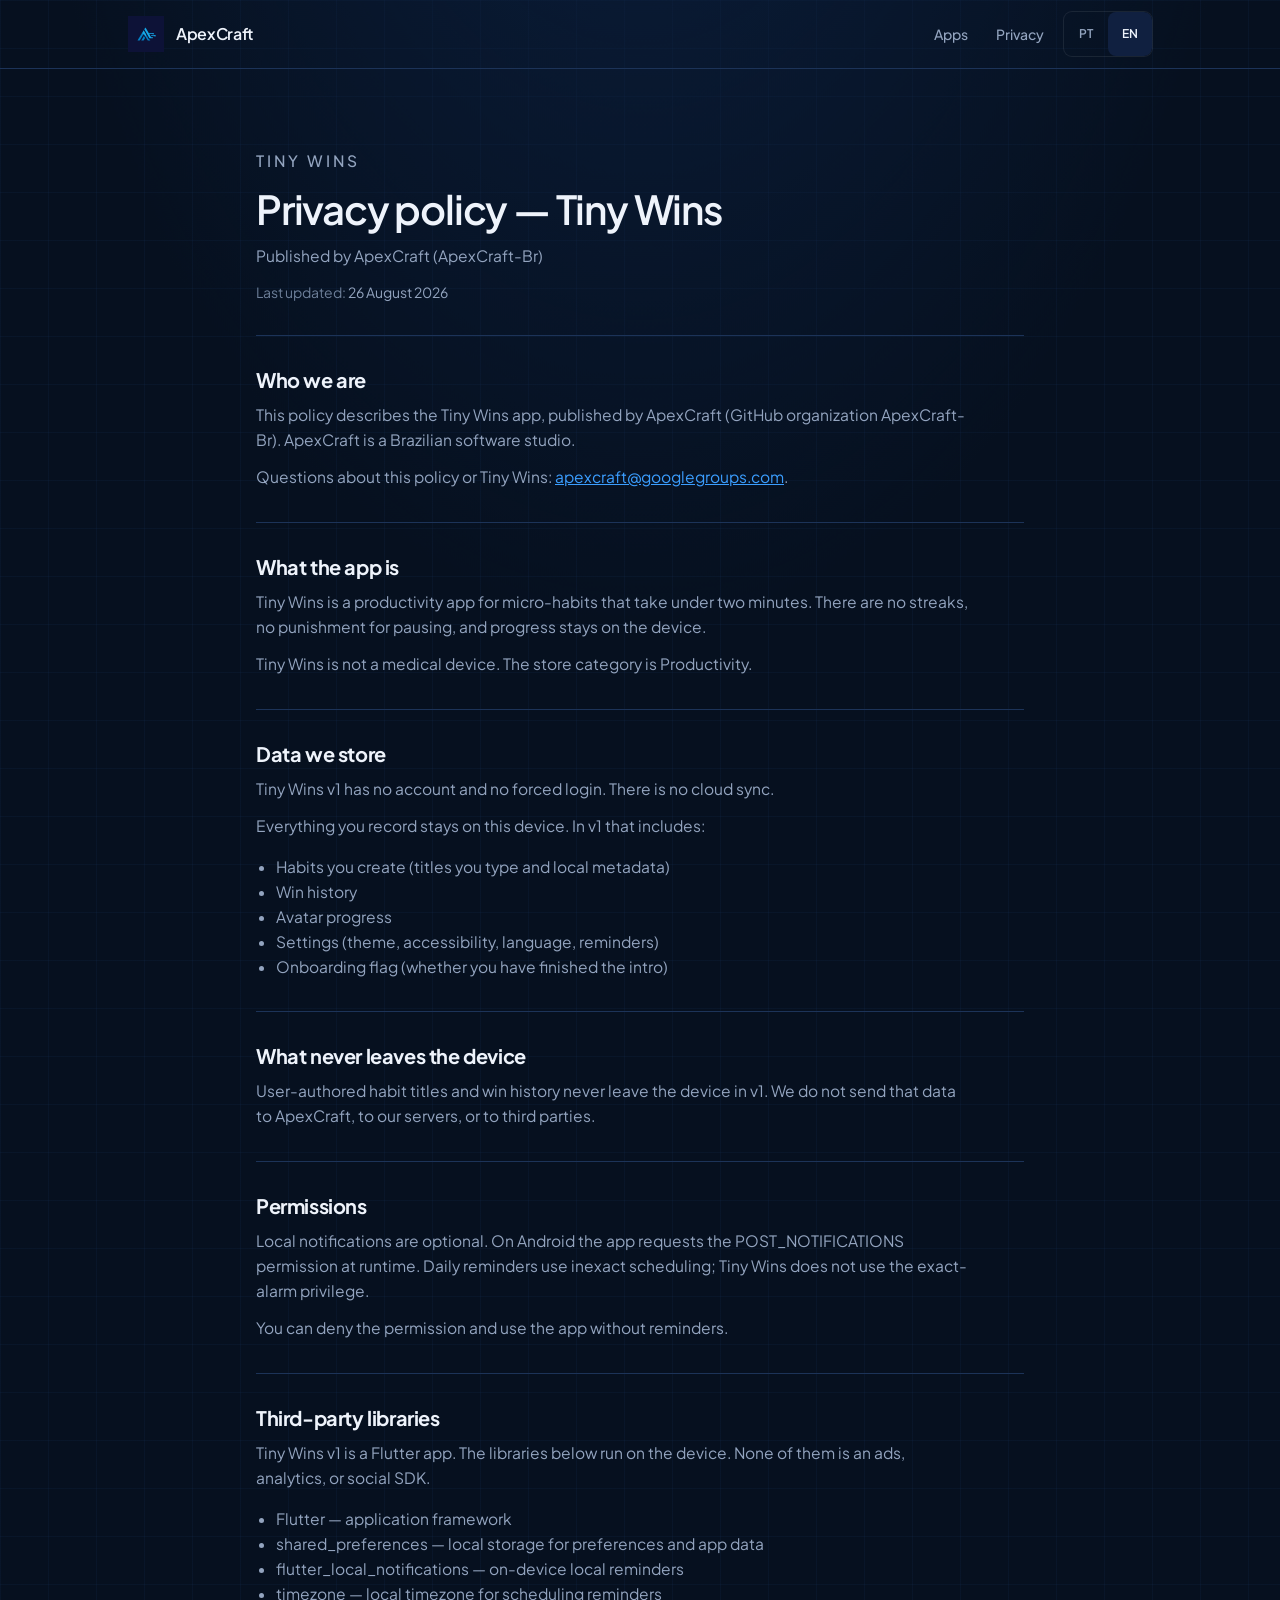
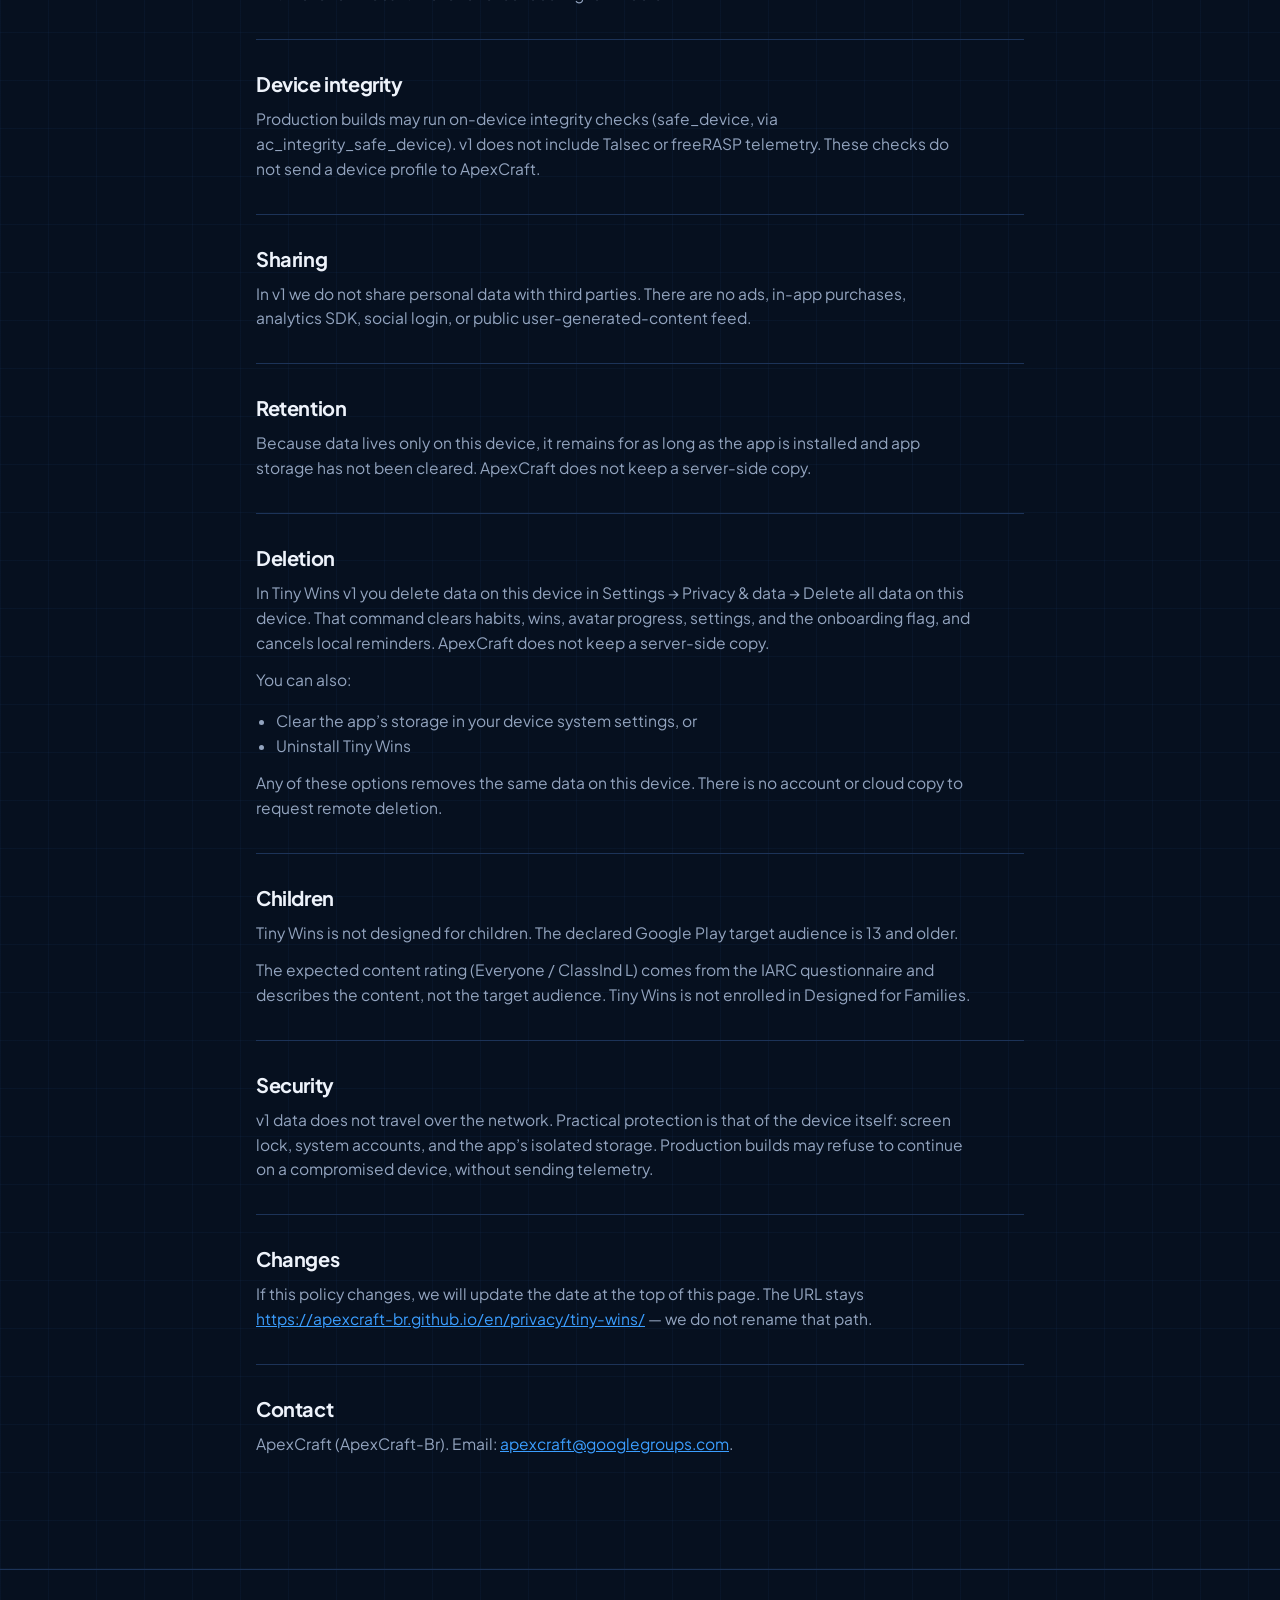
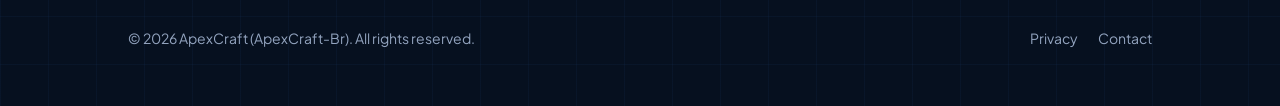
<file: en/privacy/tiny-wins/index.html>
<!DOCTYPE html>
<html lang="en">
<head>
  <meta charset="utf-8">
  <meta name="viewport" content="width=device-width, initial-scale=1">
  <title>Privacy — Tiny Wins — ApexCraft</title>
  <meta name="description" content="Tiny Wins (ApexCraft) privacy policy. No account, no cloud, data on the device.">
  <meta name="theme-color" content="#06101F">
  <link rel="canonical" href="https://apexcraft-br.github.io/en/privacy/tiny-wins/">
  <link rel="alternate" hreflang="pt-BR" href="https://apexcraft-br.github.io/privacy/tiny-wins/">
  <link rel="alternate" hreflang="en" href="https://apexcraft-br.github.io/en/privacy/tiny-wins/">
  <link rel="alternate" hreflang="x-default" href="https://apexcraft-br.github.io/">
  <link rel="icon" type="image/svg+xml" href="/assets/favicon.svg">
  <link rel="stylesheet" href="https://fonts.googleapis.com/css2?family=Plus+Jakarta+Sans:ital,wght@0,400;0,500;0,600;0,700;1,400&display=swap">
  <link rel="stylesheet" href="/assets/site.css">
  <meta property="og:title" content="Privacy — Tiny Wins — ApexCraft">
  <meta property="og:description" content="Tiny Wins (ApexCraft) privacy policy. No account, no cloud, data on the device.">
  <meta property="og:url" content="https://apexcraft-br.github.io/en/privacy/tiny-wins/">
  <meta property="og:image" content="https://apexcraft-br.github.io/assets/og.jpg">
  <meta property="og:type" content="website">
  <meta name="twitter:card" content="summary_large_image">
  <meta name="robots" content="index,follow">
</head>
<body class="circuit">
  <a class="skip" href="#content">Skip to content</a>
  <header class="site-header">
    <div class="wrap header-inner">
      <a class="brand" href="/en/">
        <img src="/assets/apexcraft-mark.svg" width="36" height="36" alt="">
        <span>ApexCraft</span>
      </a>
      <nav class="nav" aria-label="Primary">
        <a class="nav-apps" href="/en/#apps">Apps</a>
        <a href="/en/privacy/" aria-current="page">Privacy</a>
        <div class="lang" role="group" aria-label="Language">
          <a href="/privacy/tiny-wins/" lang="pt-BR" hreflang="pt-BR">PT</a>
          <a href="/en/privacy/tiny-wins/" lang="en" hreflang="en" aria-current="true">EN</a>
        </div>
      </nav>
    </div>
  </header>
  <div id="content">
  <main class="wrap page">
    <article class="policy" lang="en" id="en">
    <header>
      <p class="kicker">Tiny Wins</p>
      <h1>Privacy policy — Tiny Wins</h1>
      <p class="publisher">Published by ApexCraft (ApexCraft-Br)</p>
      <p class="updated">Last updated: <time datetime="2026-08-26">26 August 2026</time></p>
    </header>
    <section id="who"><h2>Who we are</h2><p>This policy describes the Tiny Wins app, published by ApexCraft (GitHub organization ApexCraft-Br). ApexCraft is a Brazilian software studio.</p><p>Questions about this policy or Tiny Wins: <a href="mailto:apexcraft@googlegroups.com">apexcraft@googlegroups.com</a>.</p></section>
<section id="what"><h2>What the app is</h2><p>Tiny Wins is a productivity app for micro-habits that take under two minutes. There are no streaks, no punishment for pausing, and progress stays on the device.</p><p>Tiny Wins is not a medical device. The store category is Productivity.</p></section>
<section id="data"><h2>Data we store</h2><p>Tiny Wins v1 has no account and no forced login. There is no cloud sync.</p><p>Everything you record stays on this device. In v1 that includes:</p><ul><li>Habits you create (titles you type and local metadata)</li><li>Win history</li><li>Avatar progress</li><li>Settings (theme, accessibility, language, reminders)</li><li>Onboarding flag (whether you have finished the intro)</li></ul></section>
<section id="leave"><h2>What never leaves the device</h2><p>User-authored habit titles and win history never leave the device in v1. We do not send that data to ApexCraft, to our servers, or to third parties.</p></section>
<section id="permissions"><h2>Permissions</h2><p>Local notifications are optional. On Android the app requests the POST_NOTIFICATIONS permission at runtime. Daily reminders use inexact scheduling; Tiny Wins does not use the exact-alarm privilege.</p><p>You can deny the permission and use the app without reminders.</p></section>
<section id="sdks"><h2>Third-party libraries</h2><p>Tiny Wins v1 is a Flutter app. The libraries below run on the device. None of them is an ads, analytics, or social SDK.</p><ul><li>Flutter — application framework</li><li>shared_preferences — local storage for preferences and app data</li><li>flutter_local_notifications — on-device local reminders</li><li>timezone — local timezone for scheduling reminders</li></ul></section>
<section id="integrity"><h2>Device integrity</h2><p>Production builds may run on-device integrity checks (safe_device, via ac_integrity_safe_device). v1 does not include Talsec or freeRASP telemetry. These checks do not send a device profile to ApexCraft.</p></section>
<section id="sharing"><h2>Sharing</h2><p>In v1 we do not share personal data with third parties. There are no ads, in-app purchases, analytics SDK, social login, or public user-generated-content feed.</p></section>
<section id="retention"><h2>Retention</h2><p>Because data lives only on this device, it remains for as long as the app is installed and app storage has not been cleared. ApexCraft does not keep a server-side copy.</p></section>
<section id="deletion"><h2>Deletion</h2><p>In Tiny Wins v1 you delete data on this device in Settings → Privacy &amp; data → Delete all data on this device. That command clears habits, wins, avatar progress, settings, and the onboarding flag, and cancels local reminders. ApexCraft does not keep a server-side copy.</p><p>You can also:</p><ul><li>Clear the app’s storage in your device system settings, or</li><li>Uninstall Tiny Wins</li></ul><p>Any of these options removes the same data on this device. There is no account or cloud copy to request remote deletion.</p></section>
<section id="children"><h2>Children</h2><p>Tiny Wins is not designed for children. The declared Google Play target audience is 13 and older.</p><p>The expected content rating (Everyone / ClassInd L) comes from the IARC questionnaire and describes the content, not the target audience. Tiny Wins is not enrolled in Designed for Families.</p></section>
<section id="security"><h2>Security</h2><p>v1 data does not travel over the network. Practical protection is that of the device itself: screen lock, system accounts, and the app’s isolated storage. Production builds may refuse to continue on a compromised device, without sending telemetry.</p></section>
<section id="changes"><h2>Changes</h2><p>If this policy changes, we will update the date at the top of this page. The URL stays <a href="https://apexcraft-br.github.io/en/privacy/tiny-wins/">https://apexcraft-br.github.io/en/privacy/tiny-wins/</a> — we do not rename that path.</p></section>
<section id="contact"><h2>Contact</h2><p>ApexCraft (ApexCraft-Br). Email: <a href="mailto:apexcraft@googlegroups.com">apexcraft@googlegroups.com</a>.</p></section>
  </article>
  </main></div>
  <footer class="site-footer">
    <div class="wrap footer-inner">
      <p>© 2026 ApexCraft (ApexCraft-Br). All rights reserved.</p>
      <p class="footer-links">
        <a href="/en/privacy/">Privacy</a>
        <a href="mailto:apexcraft@googlegroups.com">Contact</a>
      </p>
    </div>
  </footer>
</body>
</html>
</file>
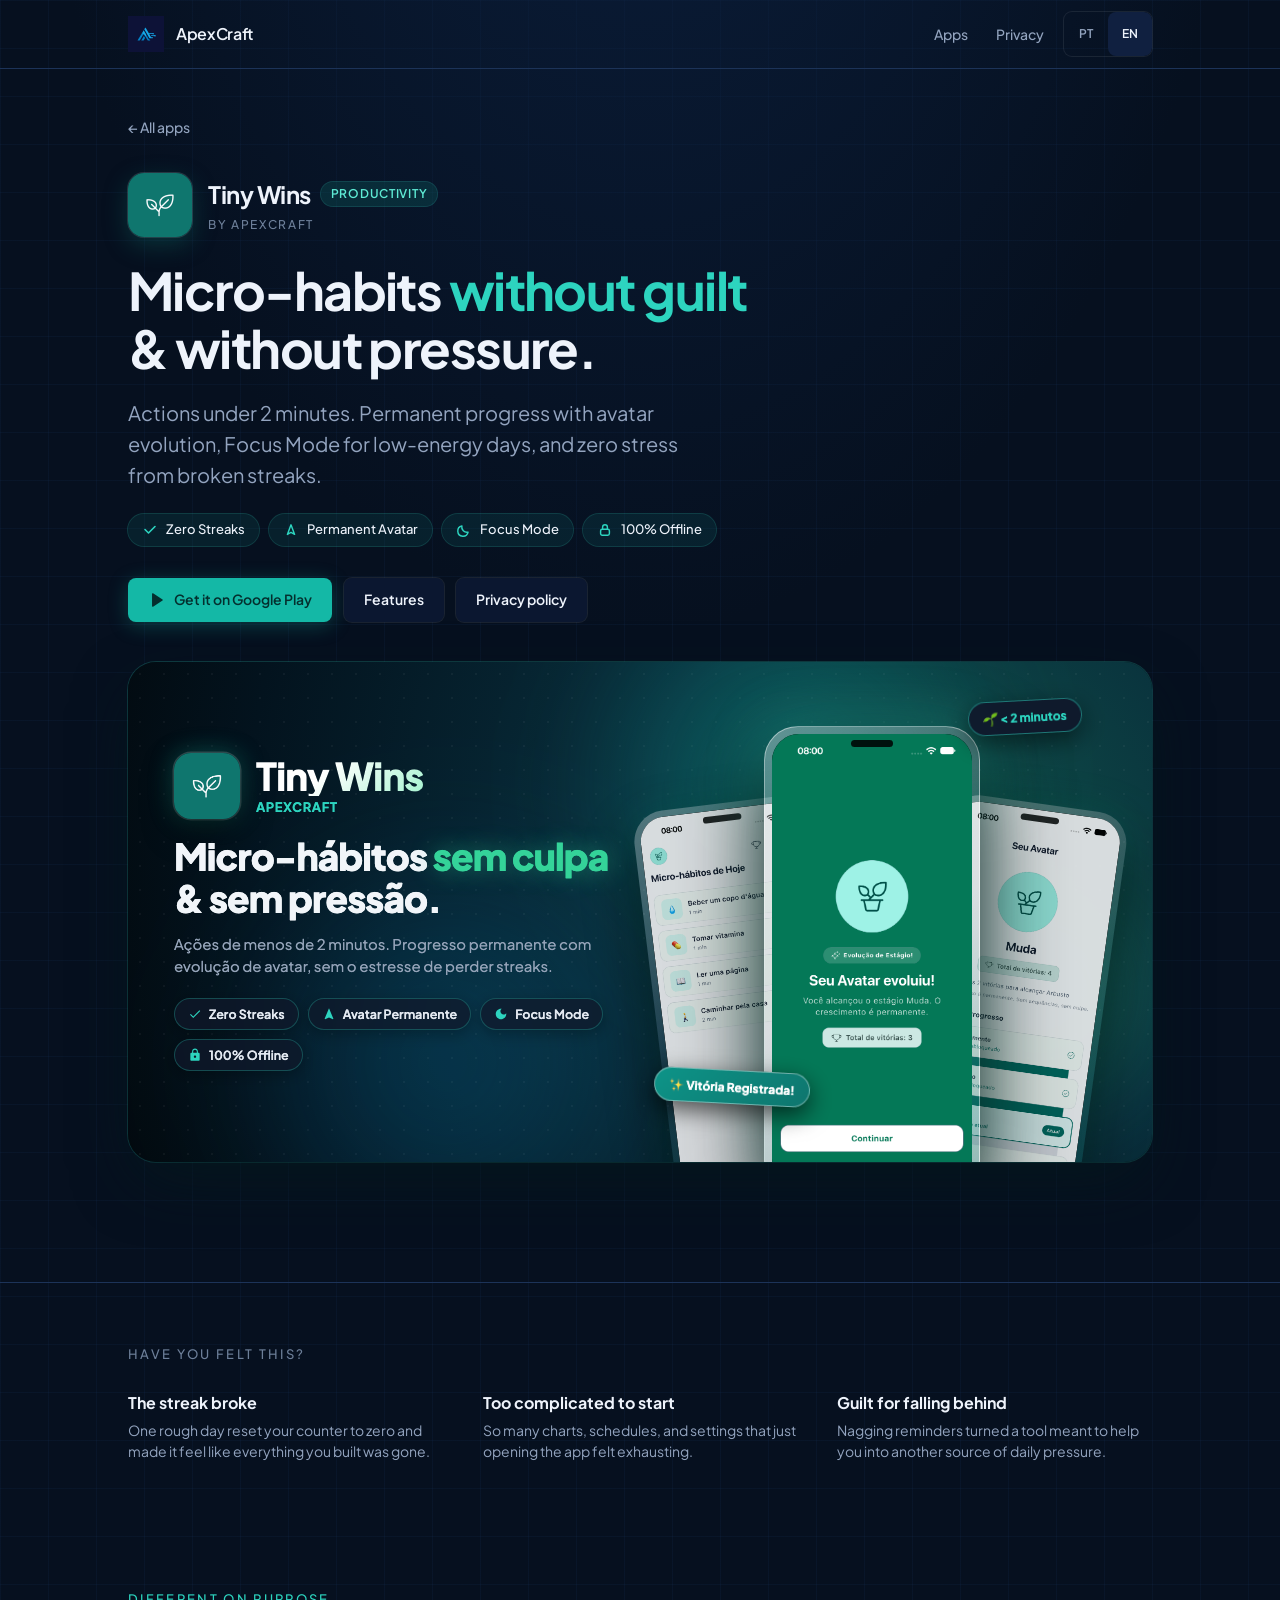
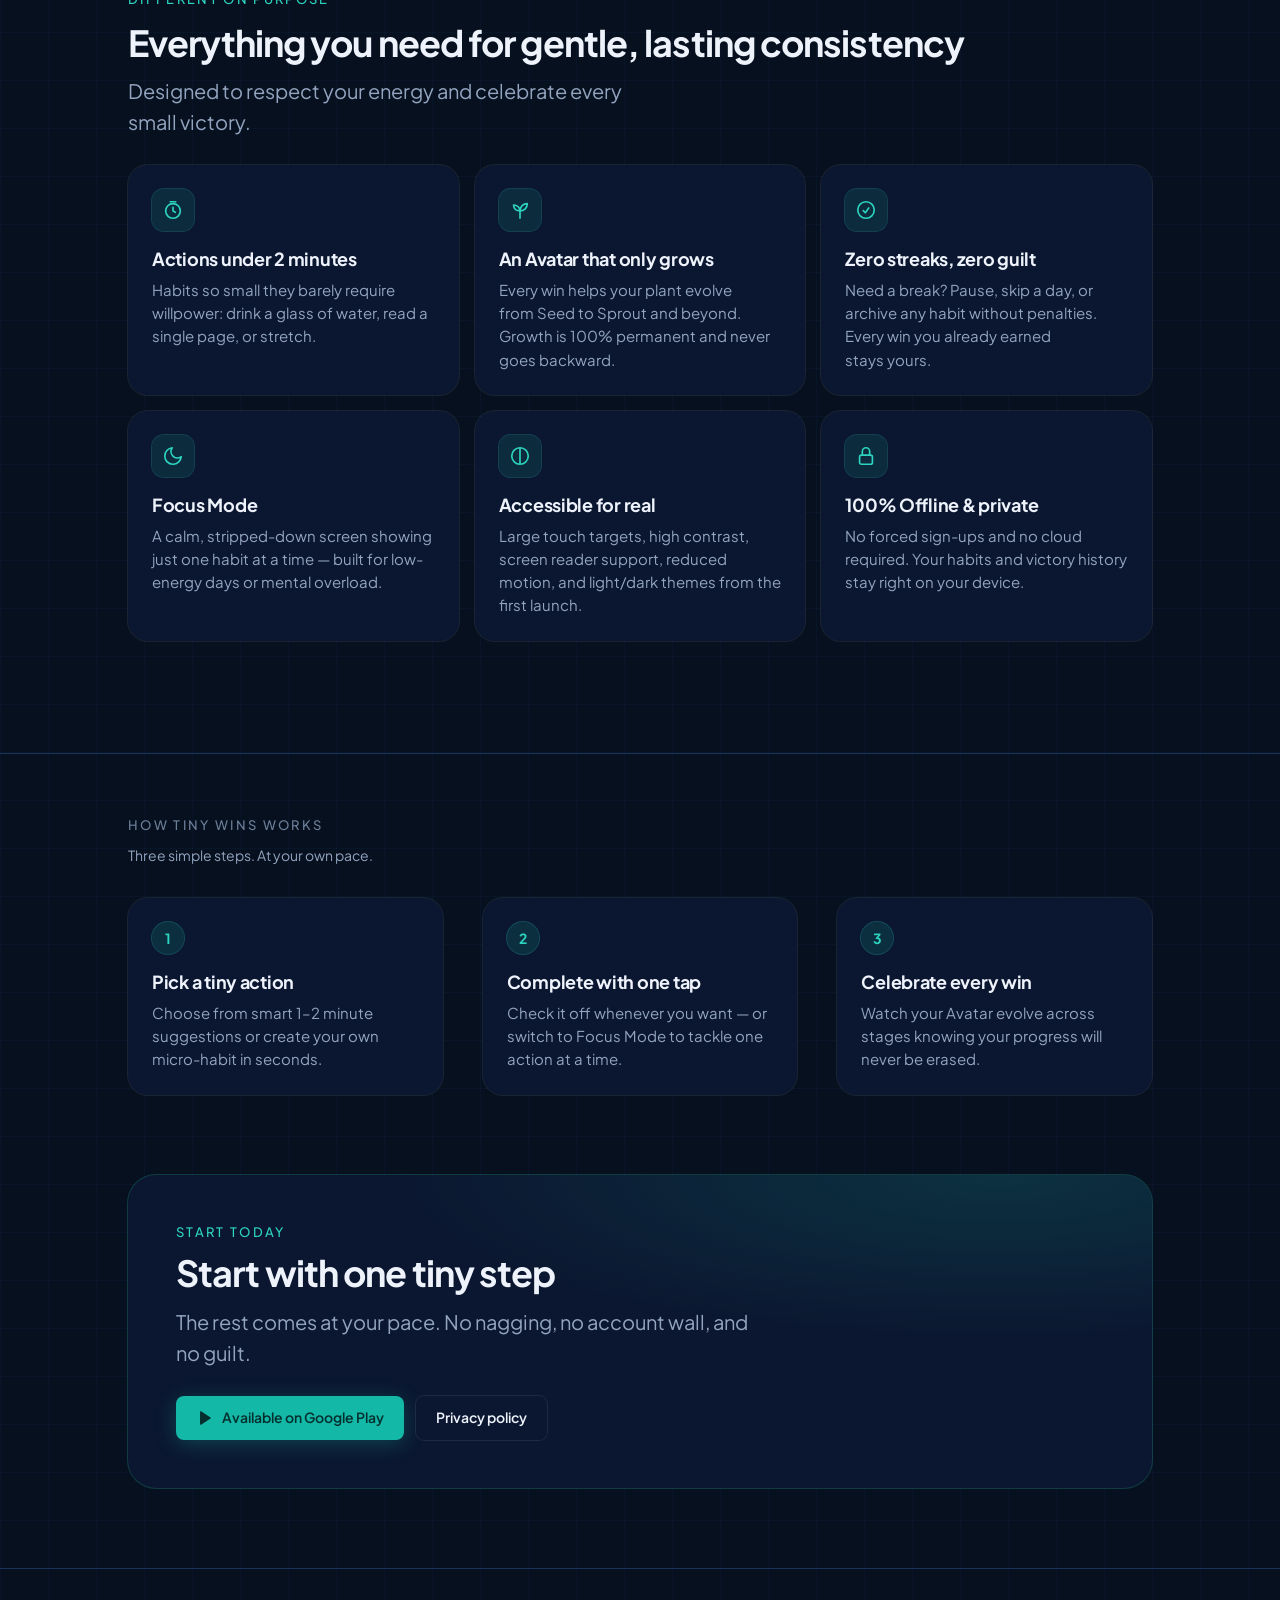
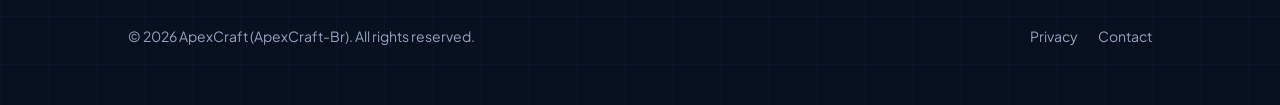
<file: en/apps/tiny-wins/landing/index.html>
<!DOCTYPE html>
<html lang="en">
<head>
  <meta charset="utf-8">
  <title>Redirecting to Tiny Wins…</title>
  <link rel="canonical" href="https://apexcraft-br.github.io/en/apps/tiny-wins/">
  <meta http-equiv="refresh" content="0; url=/en/apps/tiny-wins/">
  <script>location.replace("/en/apps/tiny-wins/");</script>
</head>
<body>
  <p>Redirecting to <a href="/en/apps/tiny-wins/">Tiny Wins</a>…</p>
</body>
</html>
</file>
<file: assets/site.css>
:root {
  --bg: #06101f;
  --surface: #0b1730;
  --elevated: #102040;
  --fg: #eef3fb;
  --muted: #93a4bf;
  --subtle: #6d7f99;
  --accent: #3b9eff;
  --accent-fg: #06101f;
  --border: #1c3358;
  --tw: #0f766e;
  --radius-sm: 8px;
  --radius-md: 12px;
  --radius-lg: 20px;
  --radius-xl: 28px;
  --shadow-border: 0 0 0 1px rgb(255 255 255 / 0.08);
  --shadow-border-hover: 0 0 0 1px rgb(255 255 255 / 0.14);
  --font: "Plus Jakarta Sans", ui-sans-serif, system-ui, sans-serif;
  --space-1: 4px;
  --space-2: 8px;
  --space-3: 12px;
  --space-4: 16px;
  --space-5: 24px;
  --space-6: 32px;
  --space-7: 48px;
  --space-8: 64px;
}

*,
*::before,
*::after {
  box-sizing: border-box;
}

html {
  -webkit-font-smoothing: antialiased;
  -moz-osx-font-smoothing: grayscale;
  background: var(--bg);
  color: var(--fg);
  scroll-behavior: smooth;
  overflow-x: hidden;
}

body {
  margin: 0;
  min-height: 100dvh;
  font-family: var(--font);
  background: var(--bg);
  color: var(--fg);
  line-height: 1.5;
}

body.circuit {
  background-color: var(--bg);
  background-image:
    radial-gradient(ellipse 80% 55% at 50% -15%, rgb(12 34 68 / 0.9), transparent 62%),
    linear-gradient(rgb(59 158 255 / 0.045) 1px, transparent 1px),
    linear-gradient(90deg, rgb(59 158 255 / 0.045) 1px, transparent 1px);
  background-size: auto, 48px 48px, 48px 48px;
}

img {
  max-width: 100%;
  height: auto;
}

a {
  color: inherit;
}

a:focus-visible,
button:focus-visible {
  outline: 2px solid var(--accent);
  outline-offset: 3px;
}

button:not(:disabled) {
  cursor: pointer;
  font: inherit;
}

h1,
h2,
h3 {
  text-wrap: balance;
  line-height: 1.15;
}

p {
  text-wrap: pretty;
}

.skip {
  position: absolute;
  left: 12px;
  top: 12px;
  z-index: 50;
  padding: 8px 16px;
  background: var(--accent);
  color: var(--accent-fg);
  border-radius: var(--radius-sm);
  text-decoration: none;
  transform: translateY(-200%);
}

.skip:focus {
  transform: none;
}

.wrap {
  width: min(64rem, calc(100% - 2.5rem));
  margin-inline: auto;
}

@media (min-width: 640px) {
  .wrap {
    width: min(64rem, calc(100% - 4rem));
  }
}

.site-header,
.site-footer {
  border-color: var(--border);
  border-style: solid;
  border-width: 0;
}

.site-header {
  border-bottom-width: 1px;
}

.site-footer {
  border-top-width: 1px;
}

.header-inner,
.footer-inner {
  display: flex;
  flex-wrap: wrap;
  align-items: center;
  justify-content: space-between;
  gap: 12px;
  padding: 12px 0;
}

.brand {
  display: flex;
  align-items: center;
  gap: 12px;
  text-decoration: none;
  font-weight: 600;
  letter-spacing: -0.02em;
}

.brand img {
  width: 36px;
  height: 36px;
  object-fit: contain;
}

.nav {
  display: flex;
  align-items: center;
  gap: 4px;
}

.nav a {
  display: inline-flex;
  align-items: center;
  min-height: 44px;
  padding: 0 12px;
  text-decoration: none;
  color: var(--muted);
  font-size: 0.875rem;
  font-weight: 500;
  border-radius: var(--radius-sm);
}

.nav a:hover {
  color: var(--fg);
}

.nav a.nav-apps {
  display: none;
}

@media (min-width: 640px) {
  .nav a.nav-apps {
    display: inline-flex;
  }
}

.lang {
  display: flex;
  margin-left: 4px;
  overflow: hidden;
  border-radius: var(--radius-sm);
  box-shadow: var(--shadow-border);
}

.lang a {
  min-width: 44px;
  justify-content: center;
  padding: 0 10px;
  font-size: 0.75rem;
  font-weight: 600;
  letter-spacing: 0.04em;
}

.lang a[aria-current="true"] {
  background: var(--elevated);
  color: var(--fg);
}

.hero {
  padding: 64px 0 48px;
}

.kicker {
  margin: 0;
  font-size: 0.8125rem;
  font-weight: 500;
  letter-spacing: 0.18em;
  text-transform: uppercase;
  color: var(--accent);
}

.hero h1 {
  margin: 16px 0 0;
  font-size: clamp(2.25rem, 6vw, 3.75rem);
  font-weight: 600;
  letter-spacing: -0.03em;
}

.lede {
  margin: 20px 0 0;
  max-width: 36rem;
  font-size: clamp(1.0625rem, 2vw, 1.25rem);
  line-height: 1.55;
  color: var(--muted);
}

.section-label {
  margin: 0;
  font-size: 0.8125rem;
  font-weight: 500;
  letter-spacing: 0.18em;
  text-transform: uppercase;
  color: var(--subtle);
}

.grid-2 {
  display: grid;
  gap: 16px;
  margin: 24px 0 0;
  padding: 0;
  list-style: none;
}

@media (min-width: 640px) {
  .grid-2 {
    grid-template-columns: 1fr 1fr;
  }
}

.card {
  display: flex;
  flex-direction: column;
  height: 100%;
  padding: 24px;
  background: var(--surface);
  border-radius: var(--radius-lg);
  box-shadow: var(--shadow-border);
  text-decoration: none;
  transition: box-shadow 150ms ease;
}

.card:hover {
  box-shadow: var(--shadow-border-hover);
}

.card-top {
  display: flex;
  align-items: flex-start;
  justify-content: space-between;
  gap: 12px;
}

.card h3 {
  margin: 20px 0 0;
  font-size: 1.25rem;
  letter-spacing: -0.02em;
}

.meta {
  margin: 4px 0 0;
  font-size: 0.75rem;
  font-weight: 500;
  letter-spacing: 0.14em;
  text-transform: uppercase;
  color: var(--subtle);
}

.card p {
  margin: 12px 0 0;
  flex: 1;
  color: var(--muted);
  font-size: 0.975rem;
}

.cta-row {
  margin-top: 24px;
  color: var(--accent);
  font-size: 0.875rem;
  font-weight: 500;
}

.badge {
  display: inline-flex;
  align-items: center;
  border-radius: 999px;
  background: var(--elevated);
  color: var(--muted);
  font-size: 0.75rem;
  font-weight: 500;
  padding: 4px 12px;
}

.badge-soon {
  color: var(--accent);
}

.badge-dev {
  color: var(--muted);
}

.badge-prototype {
  color: var(--fg);
  box-shadow: var(--shadow-border);
}

.icon-app {
  width: 48px;
  height: 48px;
  border-radius: var(--radius-sm);
  outline: 1px solid rgb(255 255 255 / 0.1);
  outline-offset: -1px;
}

.icon-stub {
  display: inline-flex;
  width: 48px;
  height: 48px;
  align-items: center;
  justify-content: center;
  border-radius: var(--radius-sm);
  background: var(--elevated);
  color: var(--accent);
  outline: 1px solid rgb(255 255 255 / 0.1);
  outline-offset: -1px;
}

.principles {
  border-top: 1px solid var(--border);
  margin-top: 48px;
  padding: 64px 0;
}

.principles ul {
  display: grid;
  gap: 40px;
  margin: 32px 0 0;
  padding: 0;
  list-style: none;
}

@media (min-width: 640px) {
  .principles ul {
    grid-template-columns: 1fr 1fr 1fr;
  }
}

.principles h3 {
  margin: 0;
  font-size: 1rem;
}

.principles p {
  margin: 8px 0 0;
  color: var(--muted);
  font-size: 0.875rem;
}

.page {
  padding: 48px 0 80px;
  max-width: 48rem;
}

.back {
  display: inline-flex;
  align-items: center;
  gap: 8px;
  min-height: 44px;
  color: var(--muted);
  text-decoration: none;
  font-size: 0.875rem;
  font-weight: 500;
}

.back:hover {
  color: var(--fg);
}

.product-head {
  display: flex;
  align-items: flex-start;
  gap: 20px;
  margin-top: 40px;
}

.product-head > div {
  display: flex;
  min-width: 0;
  flex: 1;
  flex-direction: column;
  gap: 8px;
}

.product-head h1 {
  margin: 0;
}

.product-head img {
  width: 72px;
  height: 72px;
  border-radius: var(--radius-md);
  outline: 1px solid rgb(255 255 255 / 0.1);
  outline-offset: -1px;
}

.page h1 {
  margin: 8px 0 0;
  font-size: clamp(2rem, 4vw, 2.5rem);
  font-weight: 600;
  letter-spacing: -0.03em;
}

.page .lede {
  margin-top: 32px;
}

.feature-list {
  margin: 16px 0 0;
  padding: 0;
  list-style: none;
}

.feature-list li {
  display: flex;
  gap: 12px;
  margin-top: 12px;
  padding: 12px 16px;
  background: var(--surface);
  border-radius: var(--radius-sm);
  box-shadow: var(--shadow-border);
}

.dot {
  width: 6px;
  height: 6px;
  margin-top: 8px;
  border-radius: 99px;
  background: var(--tw);
  flex-shrink: 0;
}

.btn {
  display: inline-flex;
  align-items: center;
  min-height: 44px;
  padding: 0 20px;
  border-radius: var(--radius-sm);
  background: var(--fg);
  color: var(--bg);
  text-decoration: none;
  font-size: 0.875rem;
  font-weight: 600;
}

.btn-ghost {
  background: var(--surface);
  color: var(--fg);
  box-shadow: var(--shadow-border);
}

.actions {
  display: flex;
  flex-wrap: wrap;
  gap: 12px;
  margin-top: 40px;
}

.note {
  margin-top: 16px;
  color: var(--subtle);
  font-size: 0.875rem;
}

.footer-inner {
  color: var(--muted);
  font-size: 0.875rem;
  padding: 32px 0;
  flex-wrap: wrap;
}

.footer-inner a {
  color: var(--muted);
  text-decoration: none;
  min-height: 44px;
  display: inline-flex;
  align-items: center;
}

.footer-inner a:hover {
  color: var(--fg);
}

.footer-links {
  display: flex;
  gap: 20px;
  flex-wrap: wrap;
}

.kicker.tw {
  color: #2dd4bf;
}

/* Tiny Wins promotional landing page styles */
.tw-hero {
  padding: 36px 0 56px;
}

.tw-identity {
  display: flex;
  flex-wrap: wrap;
  align-items: center;
  gap: 16px;
  margin-top: 24px;
}

.tw-identity img {
  width: 64px;
  height: 64px;
  border-radius: 16px;
  box-shadow: 0 8px 24px rgb(15 118 110 / 0.35), 0 0 0 1px rgb(255 255 255 / 0.14);
}

.tw-identity-text {
  display: flex;
  flex-direction: column;
  gap: 4px;
}

.tw-identity-title {
  margin: 0;
  font-size: 1.5rem;
  font-weight: 700;
  letter-spacing: -0.02em;
  display: flex;
  align-items: center;
  gap: 10px;
}

.tw-badge {
  display: inline-flex;
  align-items: center;
  padding: 3px 10px;
  border-radius: 999px;
  background: rgb(15 118 110 / 0.25);
  color: #5eead4;
  font-size: 0.75rem;
  font-weight: 600;
  letter-spacing: 0.06em;
  text-transform: uppercase;
  box-shadow: 0 0 0 1px rgb(45 212 191 / 0.25);
}

.tw-headline {
  margin: 24px 0 0;
  font-size: clamp(2.125rem, 5vw, 3.25rem);
  font-weight: 700;
  letter-spacing: -0.03em;
  line-height: 1.12;
}

.tw-headline .accent-tw {
  color: #2dd4bf;
}

.tw-pills {
  display: flex;
  flex-wrap: wrap;
  gap: 10px;
  margin: 24px 0 0;
  padding: 0;
  list-style: none;
}

.tw-pill {
  display: inline-flex;
  align-items: center;
  gap: 8px;
  padding: 6px 14px;
  border-radius: 999px;
  background: rgb(15 118 110 / 0.16);
  color: var(--fg);
  font-size: 0.8125rem;
  font-weight: 500;
  box-shadow: 0 0 0 1px rgb(45 212 191 / 0.22);
}

.tw-pill svg {
  color: #2dd4bf;
  flex-shrink: 0;
}

.btn-tw {
  background: #14b8a6;
  color: #042f2e;
  gap: 8px;
  box-shadow: 0 4px 20px rgb(20 184 166 / 0.28);
  transition: background-color 150ms ease, transform 150ms ease;
}

.btn-tw:hover {
  background: #2dd4bf;
}

.tw-hero-banner {
  margin-top: 40px;
  border-radius: var(--radius-xl);
  overflow: hidden;
  background: #041e21;
  box-shadow:
    0 24px 64px -12px rgb(4 25 29 / 0.8),
    0 0 0 1px rgb(45 212 191 / 0.22);
}

.tw-hero-banner img {
  display: block;
  width: 100%;
  height: auto;
}

.feature-grid {
  display: grid;
  gap: 16px;
  margin: 28px 0 0;
  padding: 0;
  list-style: none;
}

@media (min-width: 640px) {
  .feature-grid {
    grid-template-columns: repeat(2, 1fr);
  }
}

@media (min-width: 900px) {
  .feature-grid {
    grid-template-columns: repeat(3, 1fr);
  }
}

.feature-card {
  display: flex;
  flex-direction: column;
  padding: 24px;
  background: var(--surface);
  border-radius: var(--radius-lg);
  box-shadow: var(--shadow-border);
  transition: box-shadow 150ms ease, transform 150ms ease;
}

.feature-card:hover {
  box-shadow: 0 0 0 1px rgb(45 212 191 / 0.3);
}

.feature-icon {
  display: inline-flex;
  width: 42px;
  height: 42px;
  align-items: center;
  justify-content: center;
  border-radius: var(--radius-md);
  background: rgb(15 118 110 / 0.22);
  color: #2dd4bf;
  box-shadow: 0 0 0 1px rgb(45 212 191 / 0.22);
}

.feature-card h3 {
  margin: 18px 0 0;
  font-size: 1.125rem;
  letter-spacing: -0.015em;
}

.feature-card p {
  margin: 8px 0 0;
  color: var(--muted);
  font-size: 0.9375rem;
  line-height: 1.55;
}

.steps-grid {
  display: grid;
  gap: 16px;
  margin: 28px 0 0;
  padding: 0;
  list-style: none;
}

@media (min-width: 720px) {
  .steps-grid {
    grid-template-columns: repeat(3, 1fr);
  }
}

.step-badge {
  display: inline-flex;
  width: 32px;
  height: 32px;
  align-items: center;
  justify-content: center;
  border-radius: 999px;
  background: rgb(15 118 110 / 0.25);
  color: #2dd4bf;
  font-size: 0.875rem;
  font-weight: 700;
  box-shadow: 0 0 0 1px rgb(45 212 191 / 0.28);
}

.tw-cta-box {
  margin: 16px 0 80px;
  padding: 40px 28px;
  border-radius: var(--radius-xl);
  background:
    radial-gradient(ellipse 90% 80% at 85% 0%, rgb(15 118 110 / 0.28), transparent 65%),
    var(--surface);
  box-shadow: 0 0 0 1px rgb(45 212 191 / 0.22);
}

@media (min-width: 640px) {
  .tw-cta-box {
    padding: 48px;
  }
}

.tw-cta-box h2 {
  margin: 0;
  font-size: clamp(1.625rem, 3.5vw, 2.25rem);
  letter-spacing: -0.025em;
}

.policy header {
  margin-top: 32px;
  padding-bottom: 32px;
  border-bottom: 1px solid var(--border);
}

.policy h1 {
  margin-top: 12px;
}

.policy .publisher,
.policy time,
.policy .updated {
  color: var(--muted);
}

.policy .updated {
  font-size: 0.875rem;
  color: var(--subtle);
}

.policy section {
  padding: 32px 0;
  border-bottom: 1px solid var(--border);
}

.policy section:last-of-type {
  border-bottom: 0;
}

.policy h2 {
  margin: 0;
  font-size: 1.25rem;
  letter-spacing: -0.02em;
}

.policy p {
  margin: 12px 0 0;
  max-width: 65ch;
  color: var(--muted);
  font-size: 0.975rem;
  line-height: 1.6;
}

.policy ul {
  margin: 16px 0 0;
  padding-left: 20px;
  max-width: 65ch;
  color: var(--muted);
  font-size: 0.975rem;
  line-height: 1.6;
}

.policy a {
  color: var(--accent);
}

@media (prefers-reduced-motion: reduce) {
  html {
    scroll-behavior: auto;
  }
  *,
  *::before,
  *::after {
    transition: none !important;
  }
}
</file>
